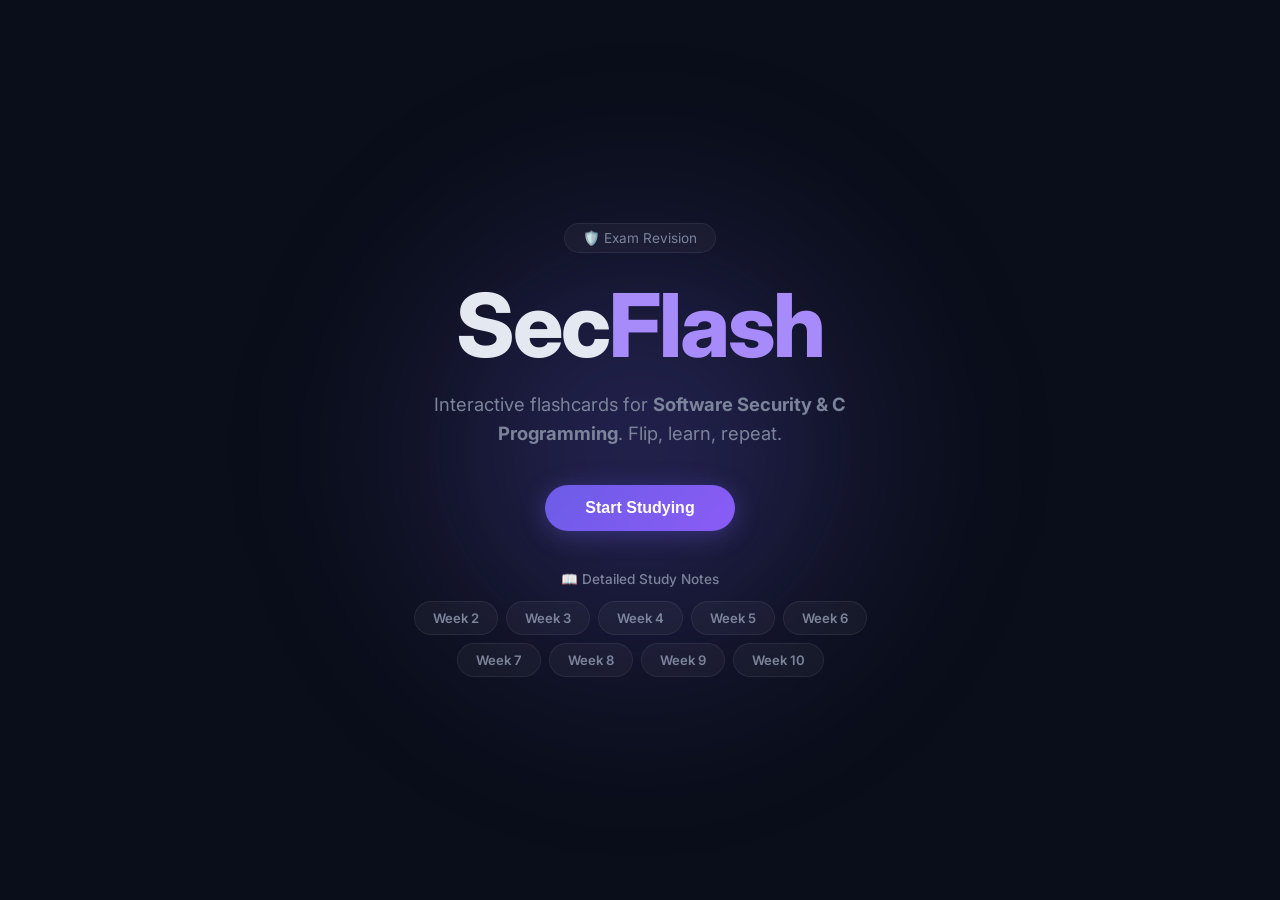
<file: index.html>
<!DOCTYPE html>
<html lang="en">
<head>
  <meta charset="UTF-8" />
  <meta name="viewport" content="width=device-width, initial-scale=1.0" />
  <meta name="description" content="Interactive flashcard revision tool for software security and C programming exam preparation." />
  <title>SecFlash — Software Security Revision</title>
  <link rel="preconnect" href="https://fonts.googleapis.com" />
  <link rel="preconnect" href="https://fonts.gstatic.com" crossorigin />
  <link href="https://fonts.googleapis.com/css2?family=Inter:wght@400;500;600;700;800&family=JetBrains+Mono:wght@400;500&display=swap" rel="stylesheet" />
  <link rel="stylesheet" href="style.css" />
</head>
<body>
  <!-- ===== HERO / LANDING ===== -->
  <header id="hero">
    <div class="hero-bg-glow"></div>
    <div class="hero-content">
      <span class="hero-badge">🛡️ Exam Revision</span>
      <h1>Sec<span class="accent">Flash</span></h1>
      <p class="hero-sub">Interactive flashcards for <strong>Software Security &amp; C Programming</strong>. Flip, learn, repeat.</p>
      <button id="start-btn" class="btn-primary">Start Studying</button>
      <div class="hero-week-links">
        <p class="hero-links-label">📖 Detailed Study Notes</p>
        <div class="hero-links-grid">
          <a href="week2.html" class="hero-week-chip">Week 2</a>
          <a href="week3.html" class="hero-week-chip">Week 3</a>
          <a href="week4.html" class="hero-week-chip">Week 4</a>
          <a href="week5.html" class="hero-week-chip">Week 5</a>
          <a href="week6.html" class="hero-week-chip">Week 6</a>
          <a href="week7.html" class="hero-week-chip">Week 7</a>
          <a href="week8.html" class="hero-week-chip">Week 8</a>
          <a href="week9.html" class="hero-week-chip">Week 9</a>
          <a href="week10.html" class="hero-week-chip">Week 10</a>
        </div>
      </div>
    </div>
  </header>

  <!-- ===== MAIN APP ===== -->
  <main id="app" class="hidden">
    <!-- Top Bar -->
    <nav id="topbar">
      <div class="topbar-left">
        <button id="home-btn" class="icon-btn" title="Back to home">🏠</button>
        <span class="logo-sm">Sec<span class="accent">Flash</span></span>
      </div>
      <div class="topbar-center">
        <div id="progress-wrapper">
          <div id="progress-bar"></div>
        </div>
        <span id="progress-text">0 / 0</span>
      </div>
      <div class="topbar-right">
        <button id="shuffle-btn" class="icon-btn" title="Shuffle cards">🔀</button>
        <button id="reset-btn" class="icon-btn" title="Reset progress">↺</button>
      </div>
    </nav>

    <!-- Week Tabs -->
    <section id="week-bar">
      <button class="week-btn active" data-week="all">All Weeks</button>
      <button class="week-btn" data-week="2">Week 2</button>
      <button class="week-btn" data-week="3">Week 3</button>
      <button class="week-btn" data-week="4">Week 4</button>
      <button class="week-btn" data-week="5">Week 5</button>
      <button class="week-btn" data-week="6">Week 6</button>
      <button class="week-btn" data-week="7">Week 7</button>
      <button class="week-btn" data-week="8">Week 8</button>
      <button class="week-btn" data-week="9">Week 9</button>
      <button class="week-btn" data-week="10">Week 10</button>
    </section>

    <!-- Category Filter -->
    <section id="category-bar">
      <button class="cat-btn active" data-cat="all">All</button>
    </section>

    <!-- Flashcard Area -->
    <section id="card-area">
      <button id="prev-btn" class="nav-arrow" aria-label="Previous card">‹</button>

      <div id="card-container">
        <div id="flashcard" class="card">
          <div class="card-face card-front">
            <span class="card-label">Question</span>
            <p id="card-question"></p>
            <span class="card-hint">Click to reveal answer</span>
          </div>
          <div class="card-face card-back">
            <span class="card-label">Answer</span>
            <div id="card-answer"></div>
          </div>
        </div>
      </div>

      <button id="next-btn" class="nav-arrow" aria-label="Next card">›</button>
    </section>

    <!-- Bottom Controls -->
    <section id="bottom-controls">
      <button id="mark-known-btn" class="pill-btn known">✓ Got it</button>
      <span id="card-counter">1 / 1</span>
      <button id="mark-unknown-btn" class="pill-btn unknown">✗ Review</button>
    </section>

    <!-- Score Board -->
    <section id="scoreboard">
      <div class="score-item known-score">
        <span class="score-num" id="known-count">0</span>
        <span class="score-label">Mastered</span>
      </div>
      <div class="score-item unknown-score">
        <span class="score-num" id="unknown-count">0</span>
        <span class="score-label">Review</span>
      </div>
      <div class="score-item remaining-score">
        <span class="score-num" id="remaining-count">0</span>
        <span class="score-label">Remaining</span>
      </div>
    </section>
  </main>

  <!-- ===== COMPLETION SCREEN ===== -->
  <section id="complete-screen" class="hidden">
    <div class="complete-content">
      <div class="complete-icon">🎉</div>
      <h2>Deck Complete!</h2>
      <p id="complete-summary"></p>
      <div class="complete-actions">
        <button id="review-missed-btn" class="btn-primary">Review Missed Cards</button>
        <button id="restart-btn" class="btn-secondary">Restart All</button>
      </div>
    </div>
  </section>

  <script src="cards.js"></script>
  <script src="app.js"></script>
</body>
</html>
</file>
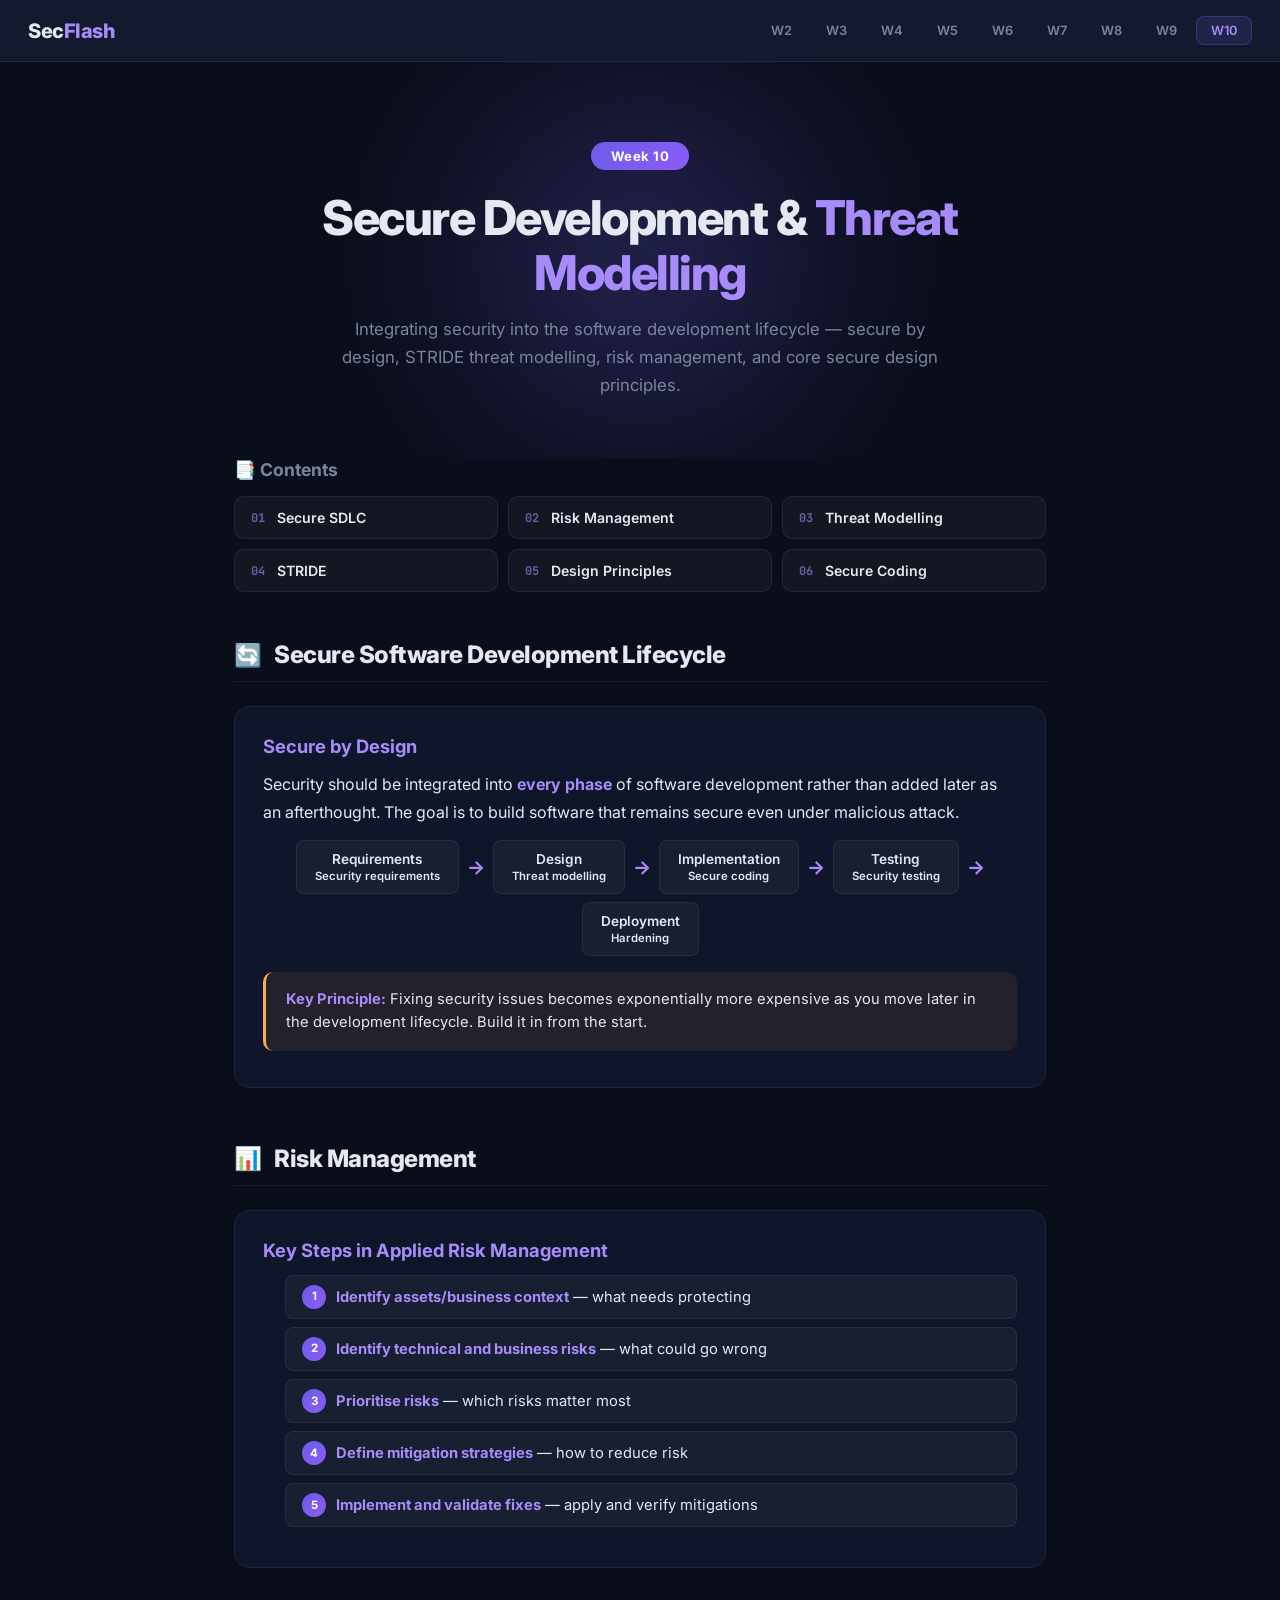
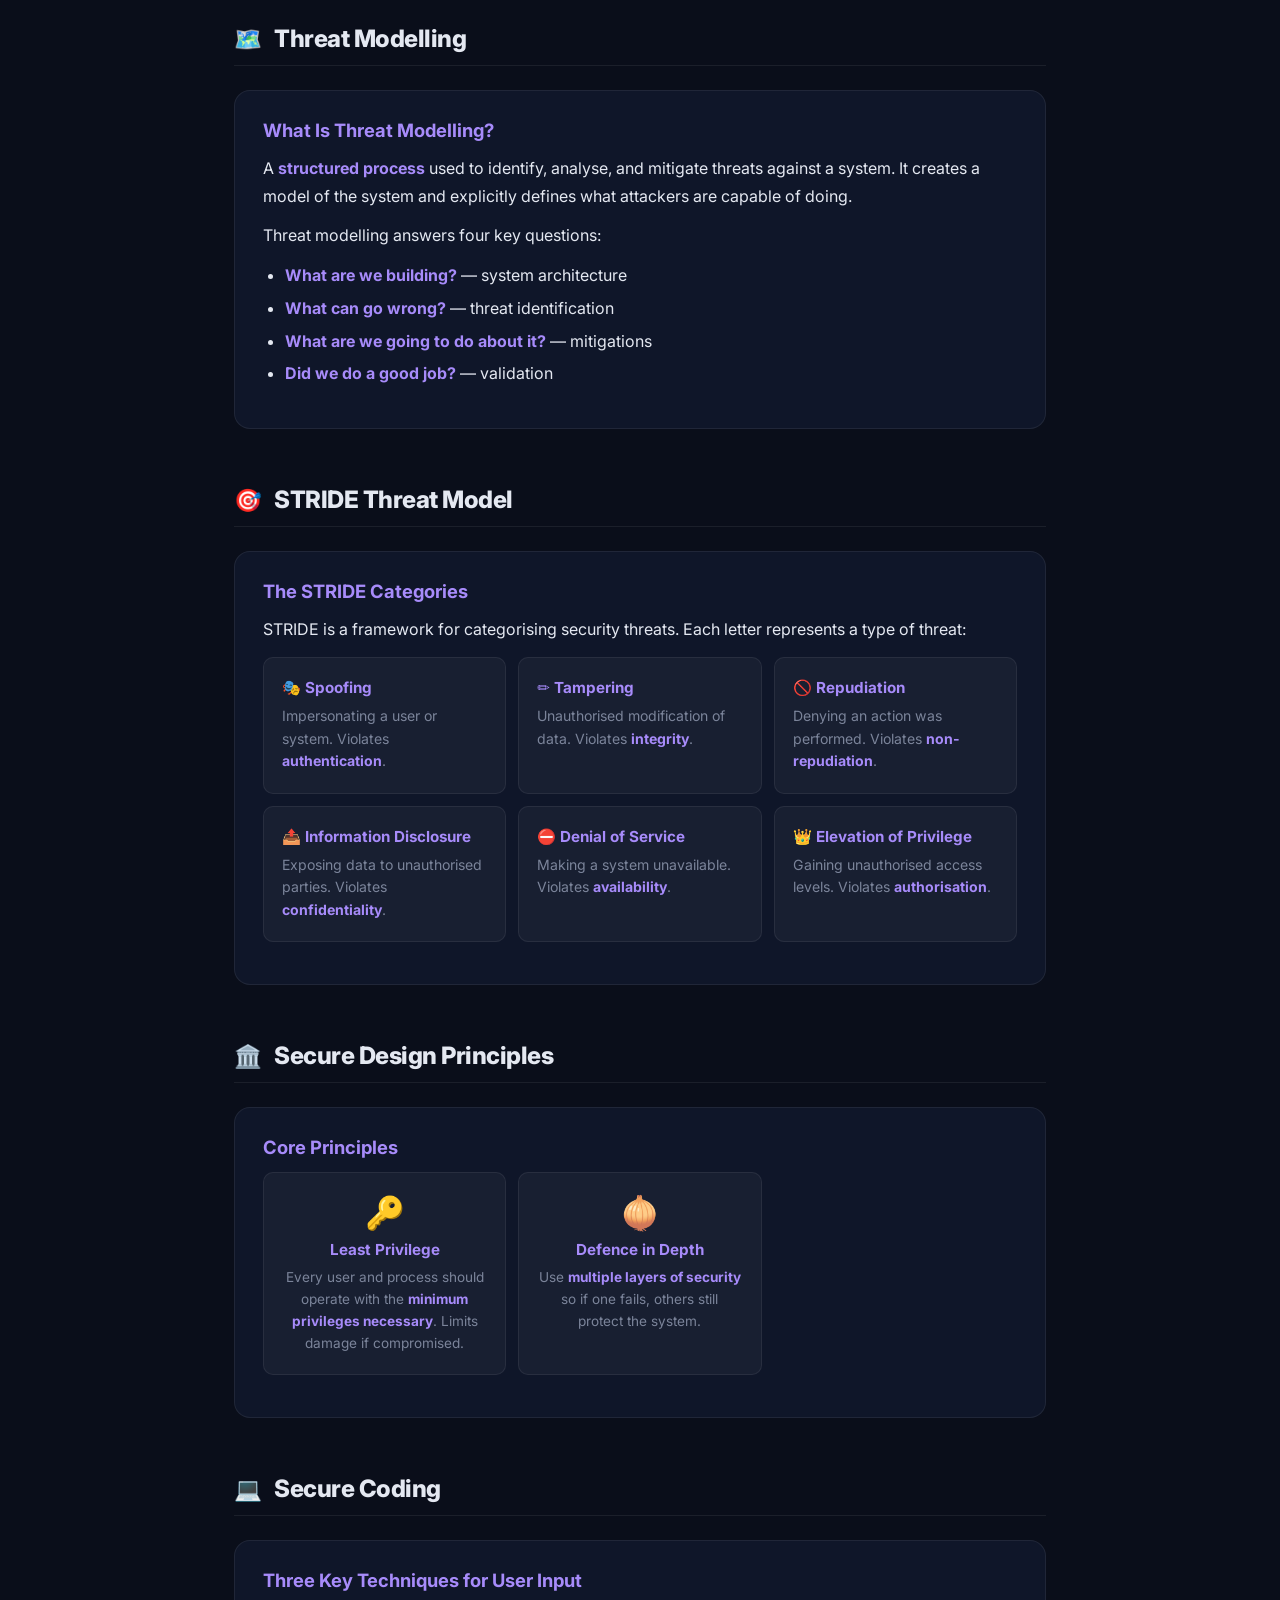
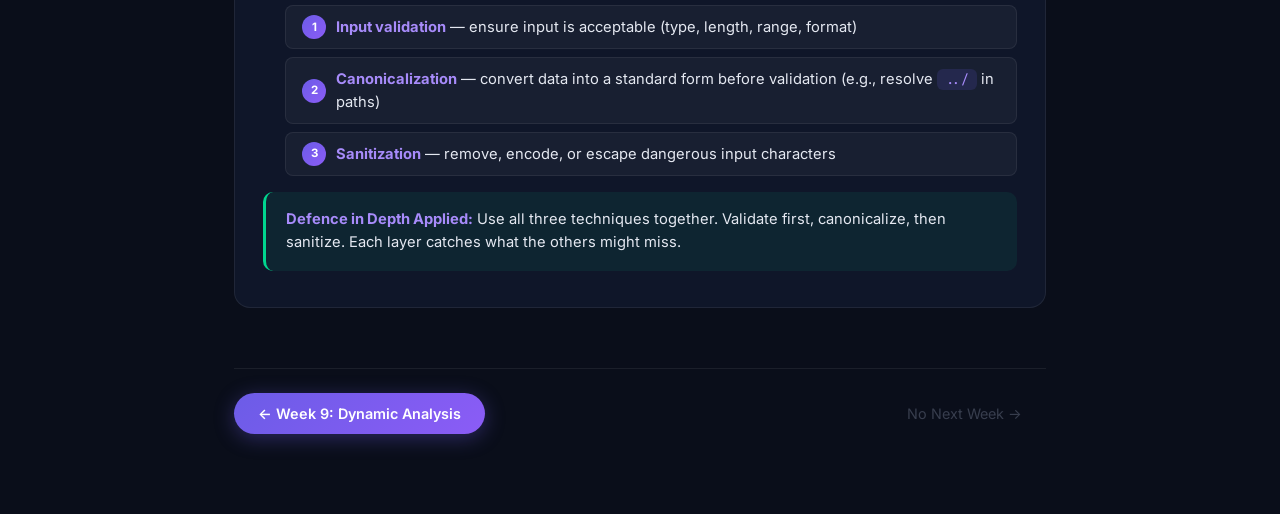
<file: week10.html>
<!DOCTYPE html>
<html lang="en">
<head>
  <meta charset="UTF-8" />
  <meta name="viewport" content="width=device-width, initial-scale=1.0" />
  <meta name="description" content="Week 10 — Secure Software Development & Threat Modelling. SSDLC, STRIDE, risk management, and secure design principles." />
  <title>Week 10 — Secure Development & Threat Modelling | SecFlash</title>
  <link rel="preconnect" href="https://fonts.googleapis.com" />
  <link rel="preconnect" href="https://fonts.gstatic.com" crossorigin />
  <link href="https://fonts.googleapis.com/css2?family=Inter:wght@400;500;600;700;800&family=JetBrains+Mono:wght@400;500&display=swap" rel="stylesheet" />
  <link rel="stylesheet" href="style.css" />
  <link rel="stylesheet" href="week-page.css" />
</head>
<body>
  <nav id="week-nav">
    <a href="index.html" class="nav-home">Sec<span class="accent">Flash</span></a>
    <div class="nav-weeks">
      <a href="week2.html" class="nav-week-link">W2</a>
      <a href="week3.html" class="nav-week-link">W3</a>
      <a href="week4.html" class="nav-week-link">W4</a>
      <a href="week5.html" class="nav-week-link">W5</a>
      <a href="week6.html" class="nav-week-link">W6</a>
      <a href="week7.html" class="nav-week-link">W7</a>
      <a href="week8.html" class="nav-week-link">W8</a>
      <a href="week9.html" class="nav-week-link">W9</a>
      <a href="week10.html" class="nav-week-link active">W10</a>
    </div>
  </nav>

  <main class="week-page">
    <header class="week-hero">
      <div class="week-hero-glow"></div>
      <div class="week-hero-content">
        <span class="week-badge">Week 10</span>
        <h1>Secure Development & <span class="accent">Threat Modelling</span></h1>
        <p class="week-hero-sub">Integrating security into the software development lifecycle — secure by design, STRIDE threat modelling, risk management, and core secure design principles.</p>
      </div>
    </header>

    <section class="toc">
      <h2>📑 Contents</h2>
      <div class="toc-grid">
        <a href="#ssdlc" class="toc-item"><span class="toc-num">01</span><span class="toc-title">Secure SDLC</span></a>
        <a href="#risk" class="toc-item"><span class="toc-num">02</span><span class="toc-title">Risk Management</span></a>
        <a href="#threat-model" class="toc-item"><span class="toc-num">03</span><span class="toc-title">Threat Modelling</span></a>
        <a href="#stride" class="toc-item"><span class="toc-num">04</span><span class="toc-title">STRIDE</span></a>
        <a href="#design-principles" class="toc-item"><span class="toc-num">05</span><span class="toc-title">Design Principles</span></a>
        <a href="#secure-coding" class="toc-item"><span class="toc-num">06</span><span class="toc-title">Secure Coding</span></a>
      </div>
    </section>

    <!-- SSDLC -->
    <section class="knowledge-section" id="ssdlc">
      <div class="section-header"><span class="section-icon">🔄</span><h2>Secure Software Development Lifecycle</h2></div>
      <div class="knowledge-card">
        <h3>Secure by Design</h3>
        <p>Security should be integrated into <strong>every phase</strong> of software development rather than added later as an afterthought. The goal is to build software that remains secure even under malicious attack.</p>
        <div class="attack-flow">
          <div class="attack-step">Requirements<br><small>Security requirements</small></div>
          <span class="attack-arrow">→</span>
          <div class="attack-step">Design<br><small>Threat modelling</small></div>
          <span class="attack-arrow">→</span>
          <div class="attack-step">Implementation<br><small>Secure coding</small></div>
          <span class="attack-arrow">→</span>
          <div class="attack-step">Testing<br><small>Security testing</small></div>
          <span class="attack-arrow">→</span>
          <div class="attack-step">Deployment<br><small>Hardening</small></div>
        </div>
        <div class="callout callout-warning"><strong>Key Principle:</strong> Fixing security issues becomes exponentially more expensive as you move later in the development lifecycle. Build it in from the start.</div>
      </div>
    </section>

    <!-- Risk Management -->
    <section class="knowledge-section" id="risk">
      <div class="section-header"><span class="section-icon">📊</span><h2>Risk Management</h2></div>
      <div class="knowledge-card">
        <h3>Key Steps in Applied Risk Management</h3>
        <ol class="step-list">
          <li><strong>Identify assets/business context</strong> — what needs protecting</li>
          <li><strong>Identify technical and business risks</strong> — what could go wrong</li>
          <li><strong>Prioritise risks</strong> — which risks matter most</li>
          <li><strong>Define mitigation strategies</strong> — how to reduce risk</li>
          <li><strong>Implement and validate fixes</strong> — apply and verify mitigations</li>
        </ol>
      </div>
    </section>

    <!-- Threat Modelling -->
    <section class="knowledge-section" id="threat-model">
      <div class="section-header"><span class="section-icon">🗺️</span><h2>Threat Modelling</h2></div>
      <div class="knowledge-card">
        <h3>What Is Threat Modelling?</h3>
        <p>A <strong>structured process</strong> used to identify, analyse, and mitigate threats against a system. It creates a model of the system and explicitly defines what attackers are capable of doing.</p>
        <p>Threat modelling answers four key questions:</p>
        <ul>
          <li><strong>What are we building?</strong> — system architecture</li>
          <li><strong>What can go wrong?</strong> — threat identification</li>
          <li><strong>What are we going to do about it?</strong> — mitigations</li>
          <li><strong>Did we do a good job?</strong> — validation</li>
        </ul>
      </div>
    </section>

    <!-- STRIDE -->
    <section class="knowledge-section" id="stride">
      <div class="section-header"><span class="section-icon">🎯</span><h2>STRIDE Threat Model</h2></div>
      <div class="knowledge-card">
        <h3>The STRIDE Categories</h3>
        <p>STRIDE is a framework for categorising security threats. Each letter represents a type of threat:</p>
        <div class="comparison-grid">
          <div class="comparison-item">
            <h4>🎭 Spoofing</h4>
            <p>Impersonating a user or system. Violates <strong>authentication</strong>.</p>
          </div>
          <div class="comparison-item">
            <h4>✏️ Tampering</h4>
            <p>Unauthorised modification of data. Violates <strong>integrity</strong>.</p>
          </div>
          <div class="comparison-item">
            <h4>🚫 Repudiation</h4>
            <p>Denying an action was performed. Violates <strong>non-repudiation</strong>.</p>
          </div>
          <div class="comparison-item">
            <h4>📤 Information Disclosure</h4>
            <p>Exposing data to unauthorised parties. Violates <strong>confidentiality</strong>.</p>
          </div>
          <div class="comparison-item">
            <h4>⛔ Denial of Service</h4>
            <p>Making a system unavailable. Violates <strong>availability</strong>.</p>
          </div>
          <div class="comparison-item">
            <h4>👑 Elevation of Privilege</h4>
            <p>Gaining unauthorised access levels. Violates <strong>authorisation</strong>.</p>
          </div>
        </div>
      </div>
    </section>

    <!-- Design Principles -->
    <section class="knowledge-section" id="design-principles">
      <div class="section-header"><span class="section-icon">🏛️</span><h2>Secure Design Principles</h2></div>
      <div class="knowledge-card">
        <h3>Core Principles</h3>
        <div class="principle-grid">
          <div class="principle-item">
            <div class="principle-icon">🔑</div>
            <h4>Least Privilege</h4>
            <p>Every user and process should operate with the <strong>minimum privileges necessary</strong>. Limits damage if compromised.</p>
          </div>
          <div class="principle-item">
            <div class="principle-icon">🧅</div>
            <h4>Defence in Depth</h4>
            <p>Use <strong>multiple layers of security</strong> so if one fails, others still protect the system.</p>
          </div>
        </div>
      </div>
    </section>

    <!-- Secure Coding -->
    <section class="knowledge-section" id="secure-coding">
      <div class="section-header"><span class="section-icon">💻</span><h2>Secure Coding</h2></div>
      <div class="knowledge-card">
        <h3>Three Key Techniques for User Input</h3>
        <ol class="step-list">
          <li><strong>Input validation</strong> — ensure input is acceptable (type, length, range, format)</li>
          <li><strong>Canonicalization</strong> — convert data into a standard form before validation (e.g., resolve <code>../</code> in paths)</li>
          <li><strong>Sanitization</strong> — remove, encode, or escape dangerous input characters</li>
        </ol>
        <div class="callout callout-success"><strong>Defence in Depth Applied:</strong> Use all three techniques together. Validate first, canonicalize, then sanitize. Each layer catches what the others might miss.</div>
      </div>
    </section>

    <div class="week-nav-bottom">
      <a href="week9.html" class="week-nav-link">← Week 9: Dynamic Analysis</a>
      <span class="week-nav-disabled">No Next Week →</span>
    </div>
  </main>
</body>
</html>
</file>
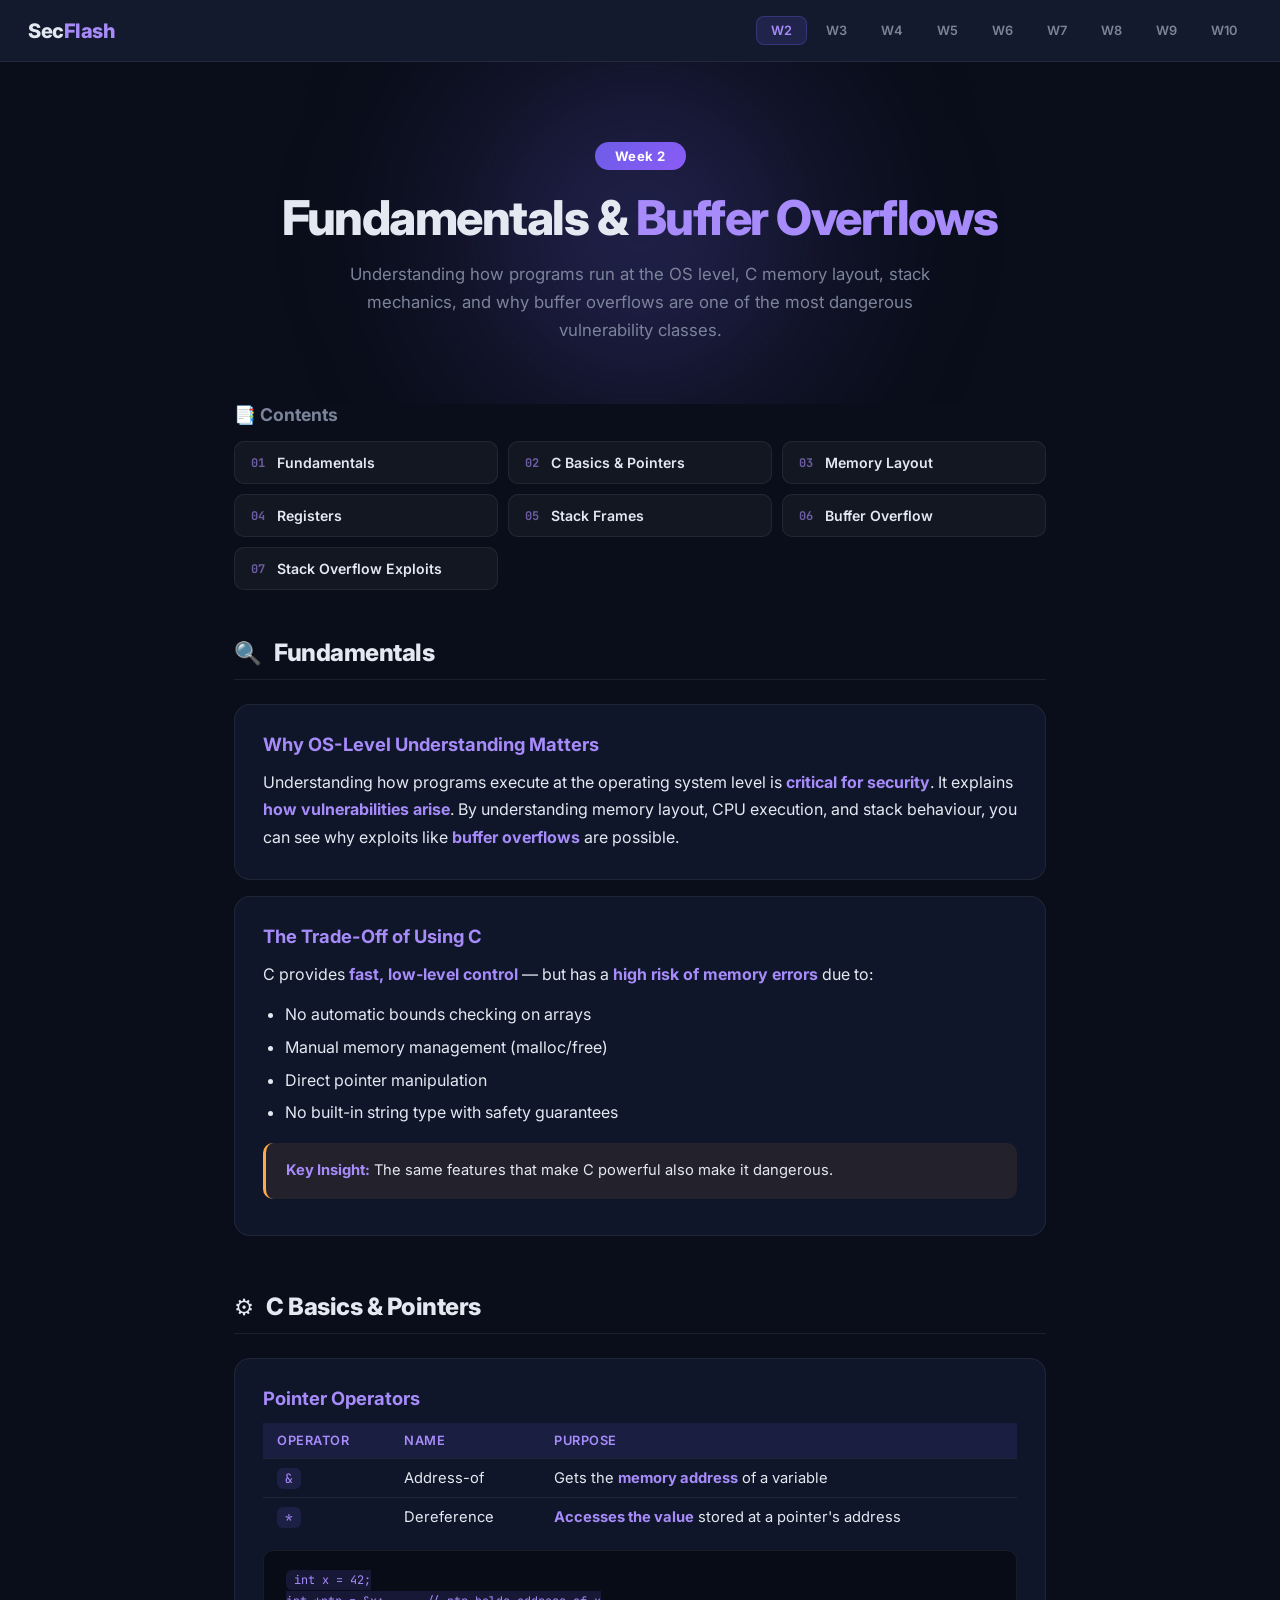
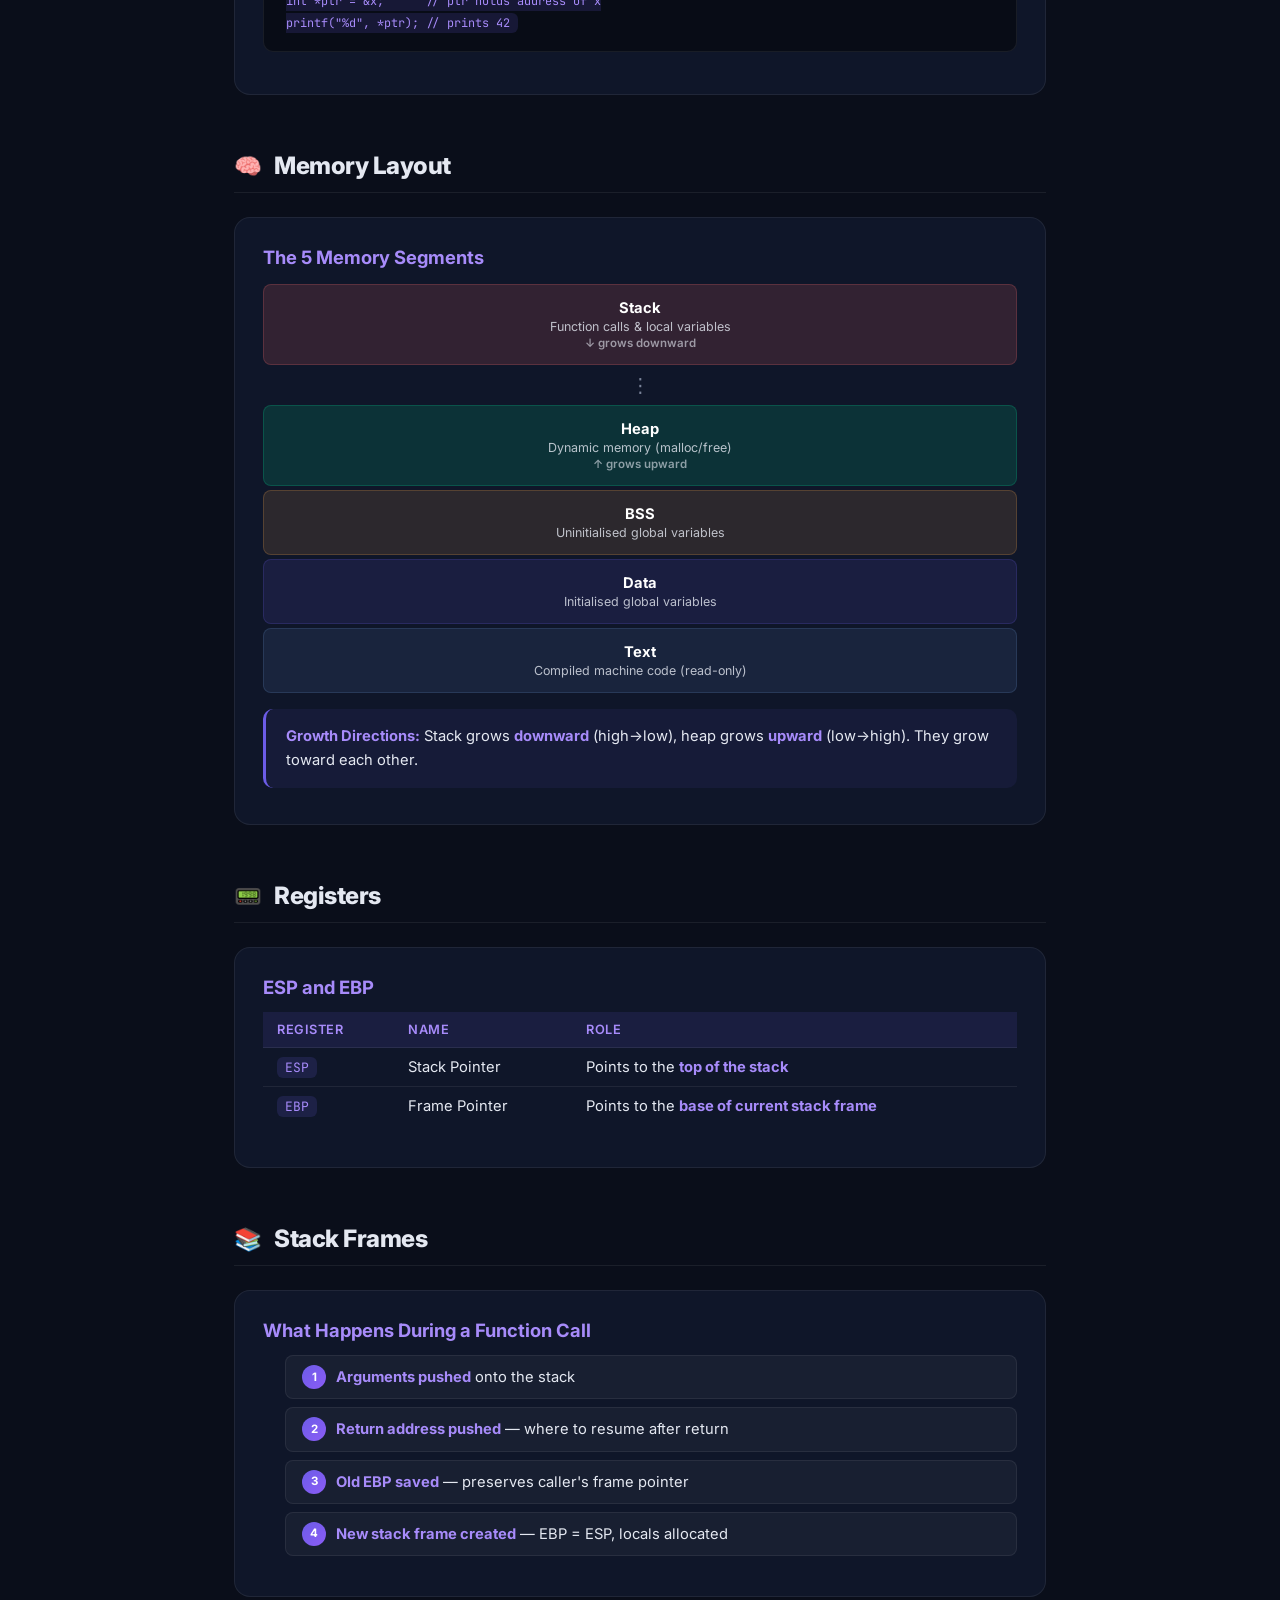
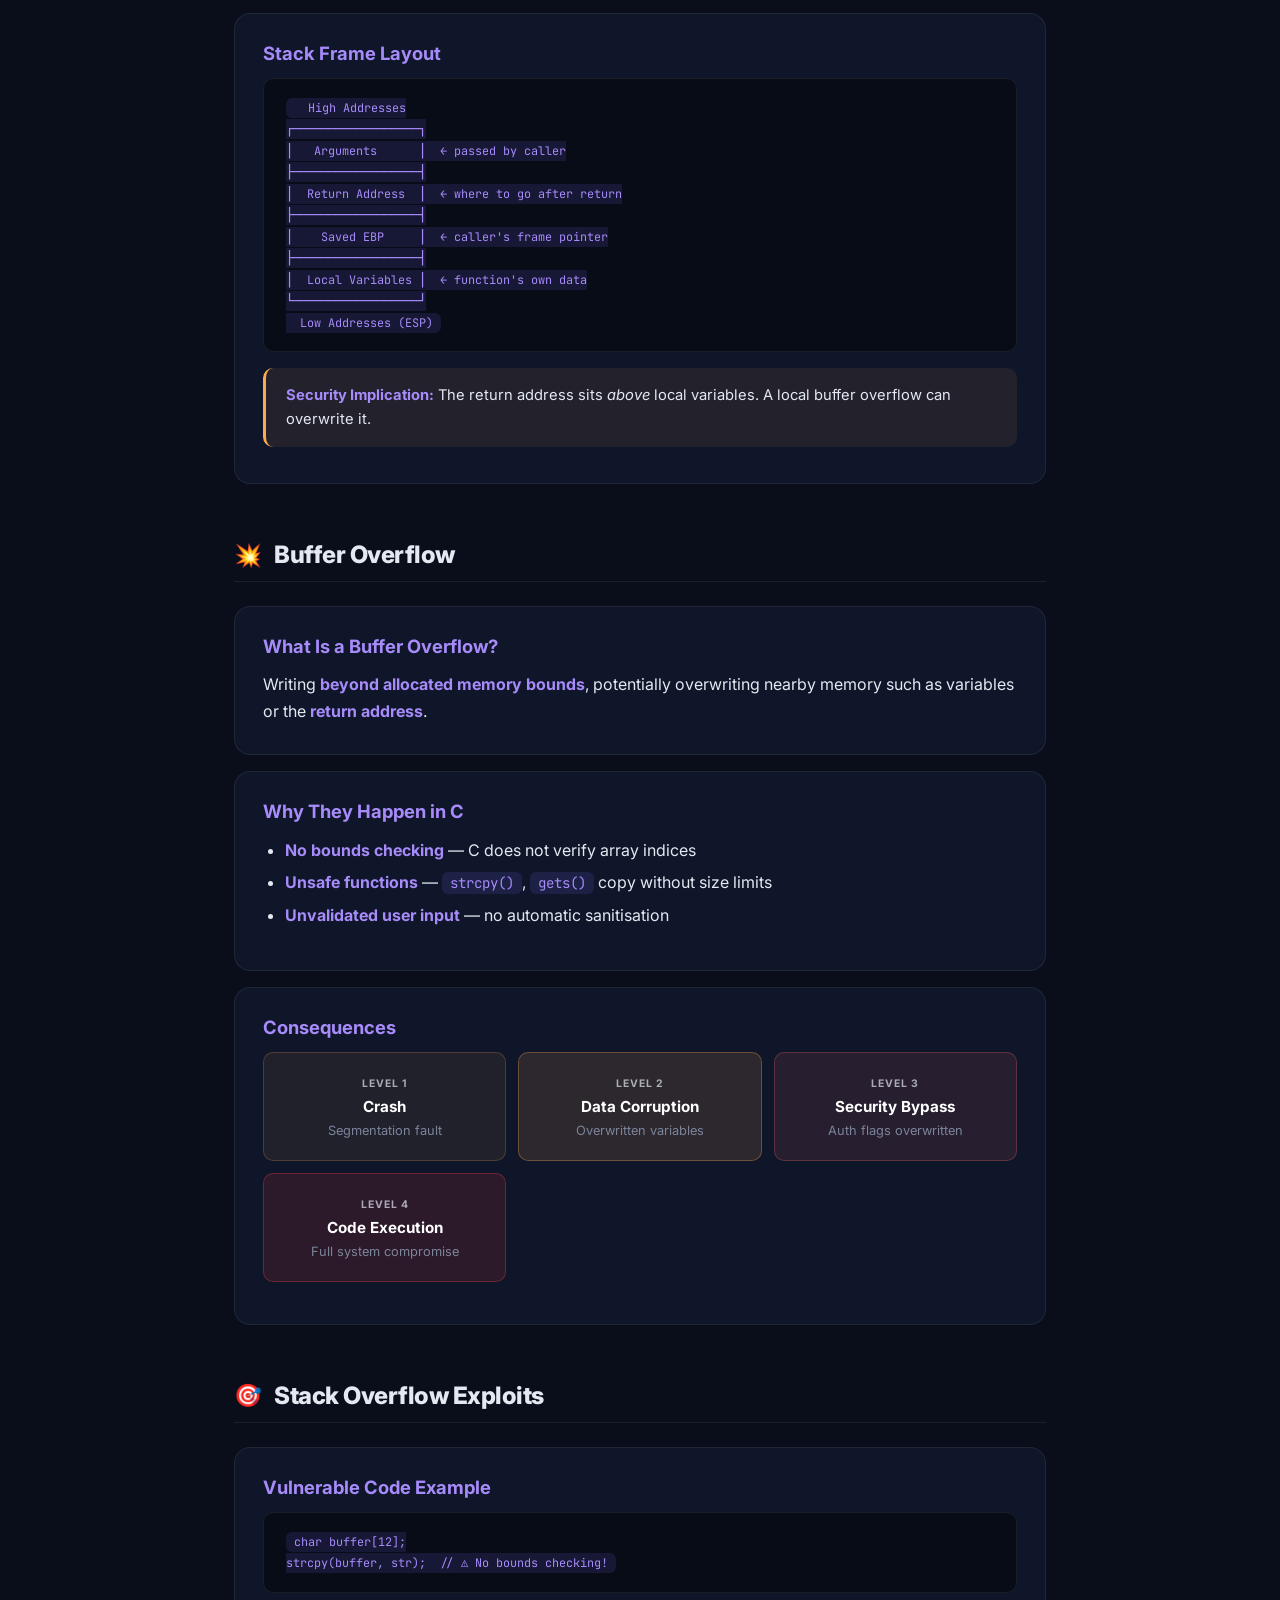
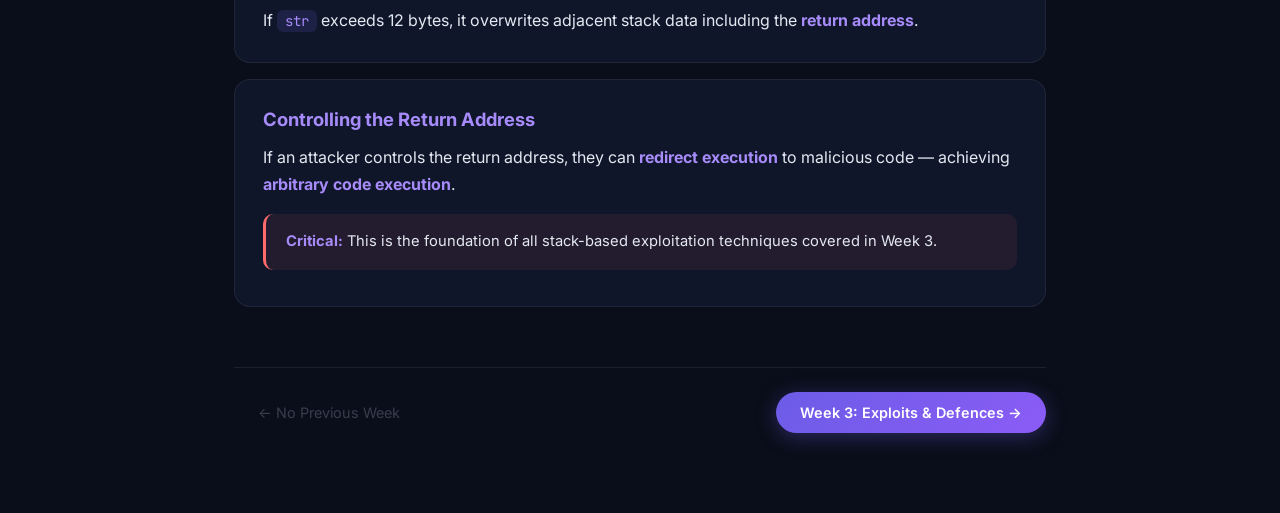
<file: week2.html>
<!DOCTYPE html>
<html lang="en">
<head>
  <meta charset="UTF-8" />
  <meta name="viewport" content="width=device-width, initial-scale=1.0" />
  <meta name="description" content="Week 2 — Fundamentals & Buffer Overflows. Detailed study notes for software security." />
  <title>Week 2 — Fundamentals & Buffer Overflows | SecFlash</title>
  <link rel="preconnect" href="https://fonts.googleapis.com" />
  <link rel="preconnect" href="https://fonts.gstatic.com" crossorigin />
  <link href="https://fonts.googleapis.com/css2?family=Inter:wght@400;500;600;700;800&family=JetBrains+Mono:wght@400;500&display=swap" rel="stylesheet" />
  <link rel="stylesheet" href="style.css" />
  <link rel="stylesheet" href="week-page.css" />
</head>
<body>
  <nav id="week-nav">
    <a href="index.html" class="nav-home">Sec<span class="accent">Flash</span></a>
    <div class="nav-weeks">
      <a href="week2.html" class="nav-week-link active">W2</a>
      <a href="week3.html" class="nav-week-link">W3</a>
      <a href="week4.html" class="nav-week-link">W4</a>
      <a href="week5.html" class="nav-week-link">W5</a>
      <a href="week6.html" class="nav-week-link">W6</a>
      <a href="week7.html" class="nav-week-link">W7</a>
      <a href="week8.html" class="nav-week-link">W8</a>
      <a href="week9.html" class="nav-week-link">W9</a>
      <a href="week10.html" class="nav-week-link">W10</a>
    </div>
  </nav>

  <main class="week-page">
    <header class="week-hero">
      <div class="week-hero-glow"></div>
      <div class="week-hero-content">
        <span class="week-badge">Week 2</span>
        <h1>Fundamentals & <span class="accent">Buffer Overflows</span></h1>
        <p class="week-hero-sub">Understanding how programs run at the OS level, C memory layout, stack mechanics, and why buffer overflows are one of the most dangerous vulnerability classes.</p>
      </div>
    </header>

    <section class="toc">
      <h2>📑 Contents</h2>
      <div class="toc-grid">
        <a href="#fundamentals" class="toc-item"><span class="toc-num">01</span><span class="toc-title">Fundamentals</span></a>
        <a href="#c-basics" class="toc-item"><span class="toc-num">02</span><span class="toc-title">C Basics & Pointers</span></a>
        <a href="#memory-layout" class="toc-item"><span class="toc-num">03</span><span class="toc-title">Memory Layout</span></a>
        <a href="#registers" class="toc-item"><span class="toc-num">04</span><span class="toc-title">Registers</span></a>
        <a href="#stack-frames" class="toc-item"><span class="toc-num">05</span><span class="toc-title">Stack Frames</span></a>
        <a href="#buffer-overflow" class="toc-item"><span class="toc-num">06</span><span class="toc-title">Buffer Overflow</span></a>
        <a href="#stack-overflow" class="toc-item"><span class="toc-num">07</span><span class="toc-title">Stack Overflow Exploits</span></a>
      </div>
    </section>

    <!-- Fundamentals -->
    <section class="knowledge-section" id="fundamentals">
      <div class="section-header"><span class="section-icon">🔍</span><h2>Fundamentals</h2></div>
      <div class="knowledge-card">
        <h3>Why OS-Level Understanding Matters</h3>
        <p>Understanding how programs execute at the operating system level is <strong>critical for security</strong>. It explains <strong>how vulnerabilities arise</strong>. By understanding memory layout, CPU execution, and stack behaviour, you can see why exploits like <strong>buffer overflows</strong> are possible.</p>
      </div>
      <div class="knowledge-card">
        <h3>The Trade-Off of Using C</h3>
        <p>C provides <strong>fast, low-level control</strong> — but has a <strong>high risk of memory errors</strong> due to:</p>
        <ul>
          <li>No automatic bounds checking on arrays</li>
          <li>Manual memory management (malloc/free)</li>
          <li>Direct pointer manipulation</li>
          <li>No built-in string type with safety guarantees</li>
        </ul>
        <div class="callout callout-warning"><strong>Key Insight:</strong> The same features that make C powerful also make it dangerous.</div>
      </div>
    </section>

    <!-- C Basics -->
    <section class="knowledge-section" id="c-basics">
      <div class="section-header"><span class="section-icon">⚙️</span><h2>C Basics & Pointers</h2></div>
      <div class="knowledge-card">
        <h3>Pointer Operators</h3>
        <table class="info-table">
          <thead><tr><th>Operator</th><th>Name</th><th>Purpose</th></tr></thead>
          <tbody>
            <tr><td><code>&</code></td><td>Address-of</td><td>Gets the <strong>memory address</strong> of a variable</td></tr>
            <tr><td><code>*</code></td><td>Dereference</td><td><strong>Accesses the value</strong> stored at a pointer's address</td></tr>
          </tbody>
        </table>
        <div class="code-block"><pre><code>int x = 42;
int *ptr = &x;      // ptr holds address of x
printf("%d", *ptr); // prints 42</code></pre></div>
      </div>
    </section>

    <!-- Memory Layout -->
    <section class="knowledge-section" id="memory-layout">
      <div class="section-header"><span class="section-icon">🧠</span><h2>Memory Layout</h2></div>
      <div class="knowledge-card">
        <h3>The 5 Memory Segments</h3>
        <div class="memory-diagram">
          <div class="mem-segment mem-stack"><strong>Stack</strong><span>Function calls & local variables</span><span class="mem-dir">↓ grows downward</span></div>
          <div class="mem-gap">⋮</div>
          <div class="mem-segment mem-heap"><strong>Heap</strong><span>Dynamic memory (malloc/free)</span><span class="mem-dir">↑ grows upward</span></div>
          <div class="mem-segment mem-bss"><strong>BSS</strong><span>Uninitialised global variables</span></div>
          <div class="mem-segment mem-data"><strong>Data</strong><span>Initialised global variables</span></div>
          <div class="mem-segment mem-text"><strong>Text</strong><span>Compiled machine code (read-only)</span></div>
        </div>
        <div class="callout callout-info"><strong>Growth Directions:</strong> Stack grows <strong>downward</strong> (high→low), heap grows <strong>upward</strong> (low→high). They grow toward each other.</div>
      </div>
    </section>

    <!-- Registers -->
    <section class="knowledge-section" id="registers">
      <div class="section-header"><span class="section-icon">📟</span><h2>Registers</h2></div>
      <div class="knowledge-card">
        <h3>ESP and EBP</h3>
        <table class="info-table">
          <thead><tr><th>Register</th><th>Name</th><th>Role</th></tr></thead>
          <tbody>
            <tr><td><code>ESP</code></td><td>Stack Pointer</td><td>Points to the <strong>top of the stack</strong></td></tr>
            <tr><td><code>EBP</code></td><td>Frame Pointer</td><td>Points to the <strong>base of current stack frame</strong></td></tr>
          </tbody>
        </table>
      </div>
    </section>

    <!-- Stack Frames -->
    <section class="knowledge-section" id="stack-frames">
      <div class="section-header"><span class="section-icon">📚</span><h2>Stack Frames</h2></div>
      <div class="knowledge-card">
        <h3>What Happens During a Function Call</h3>
        <ol class="step-list">
          <li><strong>Arguments pushed</strong> onto the stack</li>
          <li><strong>Return address pushed</strong> — where to resume after return</li>
          <li><strong>Old EBP saved</strong> — preserves caller's frame pointer</li>
          <li><strong>New stack frame created</strong> — EBP = ESP, locals allocated</li>
        </ol>
      </div>
      <div class="knowledge-card">
        <h3>Stack Frame Layout</h3>
        <div class="code-block"><pre><code>  High Addresses
┌──────────────────┐
│   Arguments      │  ← passed by caller
├──────────────────┤
│  Return Address  │  ← where to go after return
├──────────────────┤
│    Saved EBP     │  ← caller's frame pointer
├──────────────────┤
│  Local Variables │  ← function's own data
└──────────────────┘
  Low Addresses (ESP)</code></pre></div>
        <div class="callout callout-warning"><strong>Security Implication:</strong> The return address sits <em>above</em> local variables. A local buffer overflow can overwrite it.</div>
      </div>
    </section>

    <!-- Buffer Overflow -->
    <section class="knowledge-section" id="buffer-overflow">
      <div class="section-header"><span class="section-icon">💥</span><h2>Buffer Overflow</h2></div>
      <div class="knowledge-card">
        <h3>What Is a Buffer Overflow?</h3>
        <p>Writing <strong>beyond allocated memory bounds</strong>, potentially overwriting nearby memory such as variables or the <strong>return address</strong>.</p>
      </div>
      <div class="knowledge-card">
        <h3>Why They Happen in C</h3>
        <ul>
          <li><strong>No bounds checking</strong> — C does not verify array indices</li>
          <li><strong>Unsafe functions</strong> — <code>strcpy()</code>, <code>gets()</code> copy without size limits</li>
          <li><strong>Unvalidated user input</strong> — no automatic sanitisation</li>
        </ul>
      </div>
      <div class="knowledge-card">
        <h3>Consequences</h3>
        <div class="consequence-grid">
          <div class="consequence-item consequence-low"><span class="consequence-level">Level 1</span><strong>Crash</strong><p>Segmentation fault</p></div>
          <div class="consequence-item consequence-med"><span class="consequence-level">Level 2</span><strong>Data Corruption</strong><p>Overwritten variables</p></div>
          <div class="consequence-item consequence-high"><span class="consequence-level">Level 3</span><strong>Security Bypass</strong><p>Auth flags overwritten</p></div>
          <div class="consequence-item consequence-crit"><span class="consequence-level">Level 4</span><strong>Code Execution</strong><p>Full system compromise</p></div>
        </div>
      </div>
    </section>

    <!-- Stack Overflow -->
    <section class="knowledge-section" id="stack-overflow">
      <div class="section-header"><span class="section-icon">🎯</span><h2>Stack Overflow Exploits</h2></div>
      <div class="knowledge-card">
        <h3>Vulnerable Code Example</h3>
        <div class="code-block"><pre><code>char buffer[12];
strcpy(buffer, str);  // ⚠️ No bounds checking!</code></pre></div>
        <p>If <code>str</code> exceeds 12 bytes, it overwrites adjacent stack data including the <strong>return address</strong>.</p>
      </div>
      <div class="knowledge-card">
        <h3>Controlling the Return Address</h3>
        <p>If an attacker controls the return address, they can <strong>redirect execution</strong> to malicious code — achieving <strong>arbitrary code execution</strong>.</p>
        <div class="callout callout-danger"><strong>Critical:</strong> This is the foundation of all stack-based exploitation techniques covered in Week 3.</div>
      </div>
    </section>

    <div class="week-nav-bottom">
      <span class="week-nav-disabled">← No Previous Week</span>
      <a href="week3.html" class="week-nav-link">Week 3: Exploits & Defences →</a>
    </div>
  </main>
</body>
</html>
</file>
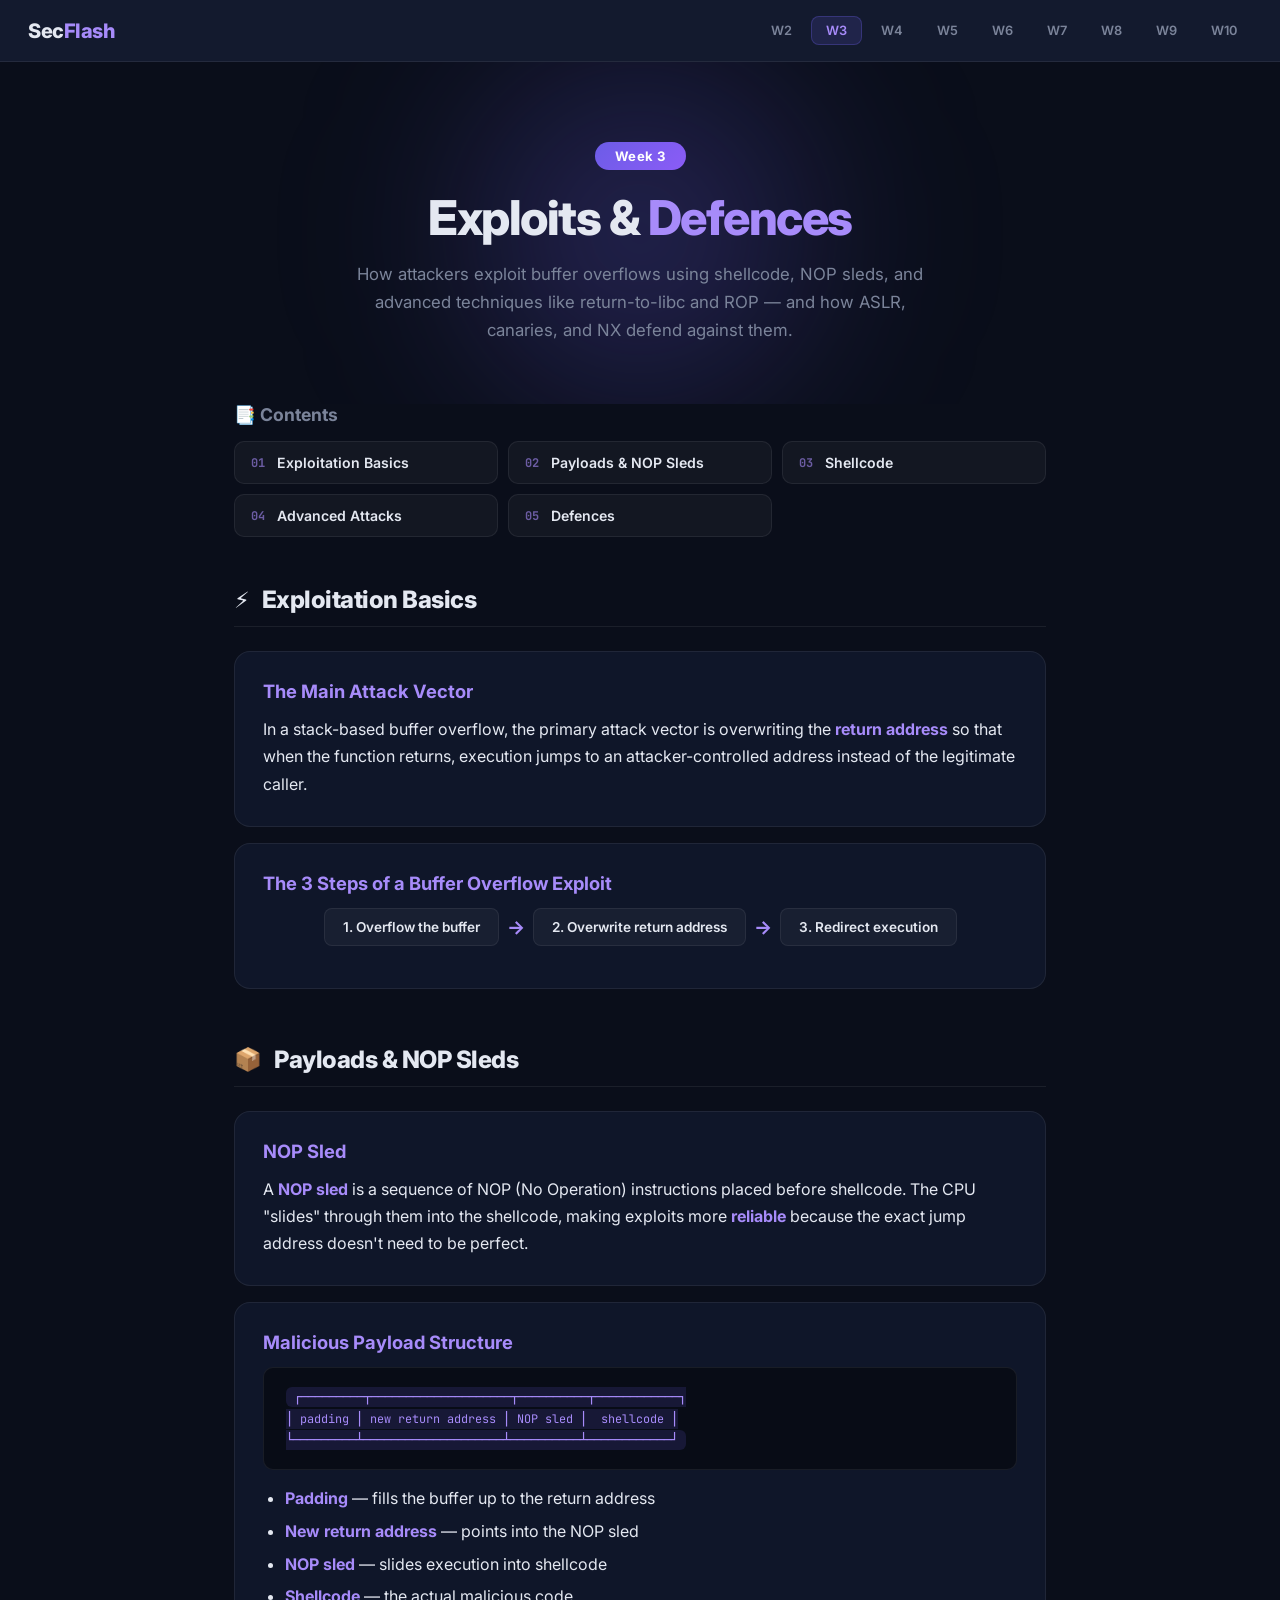
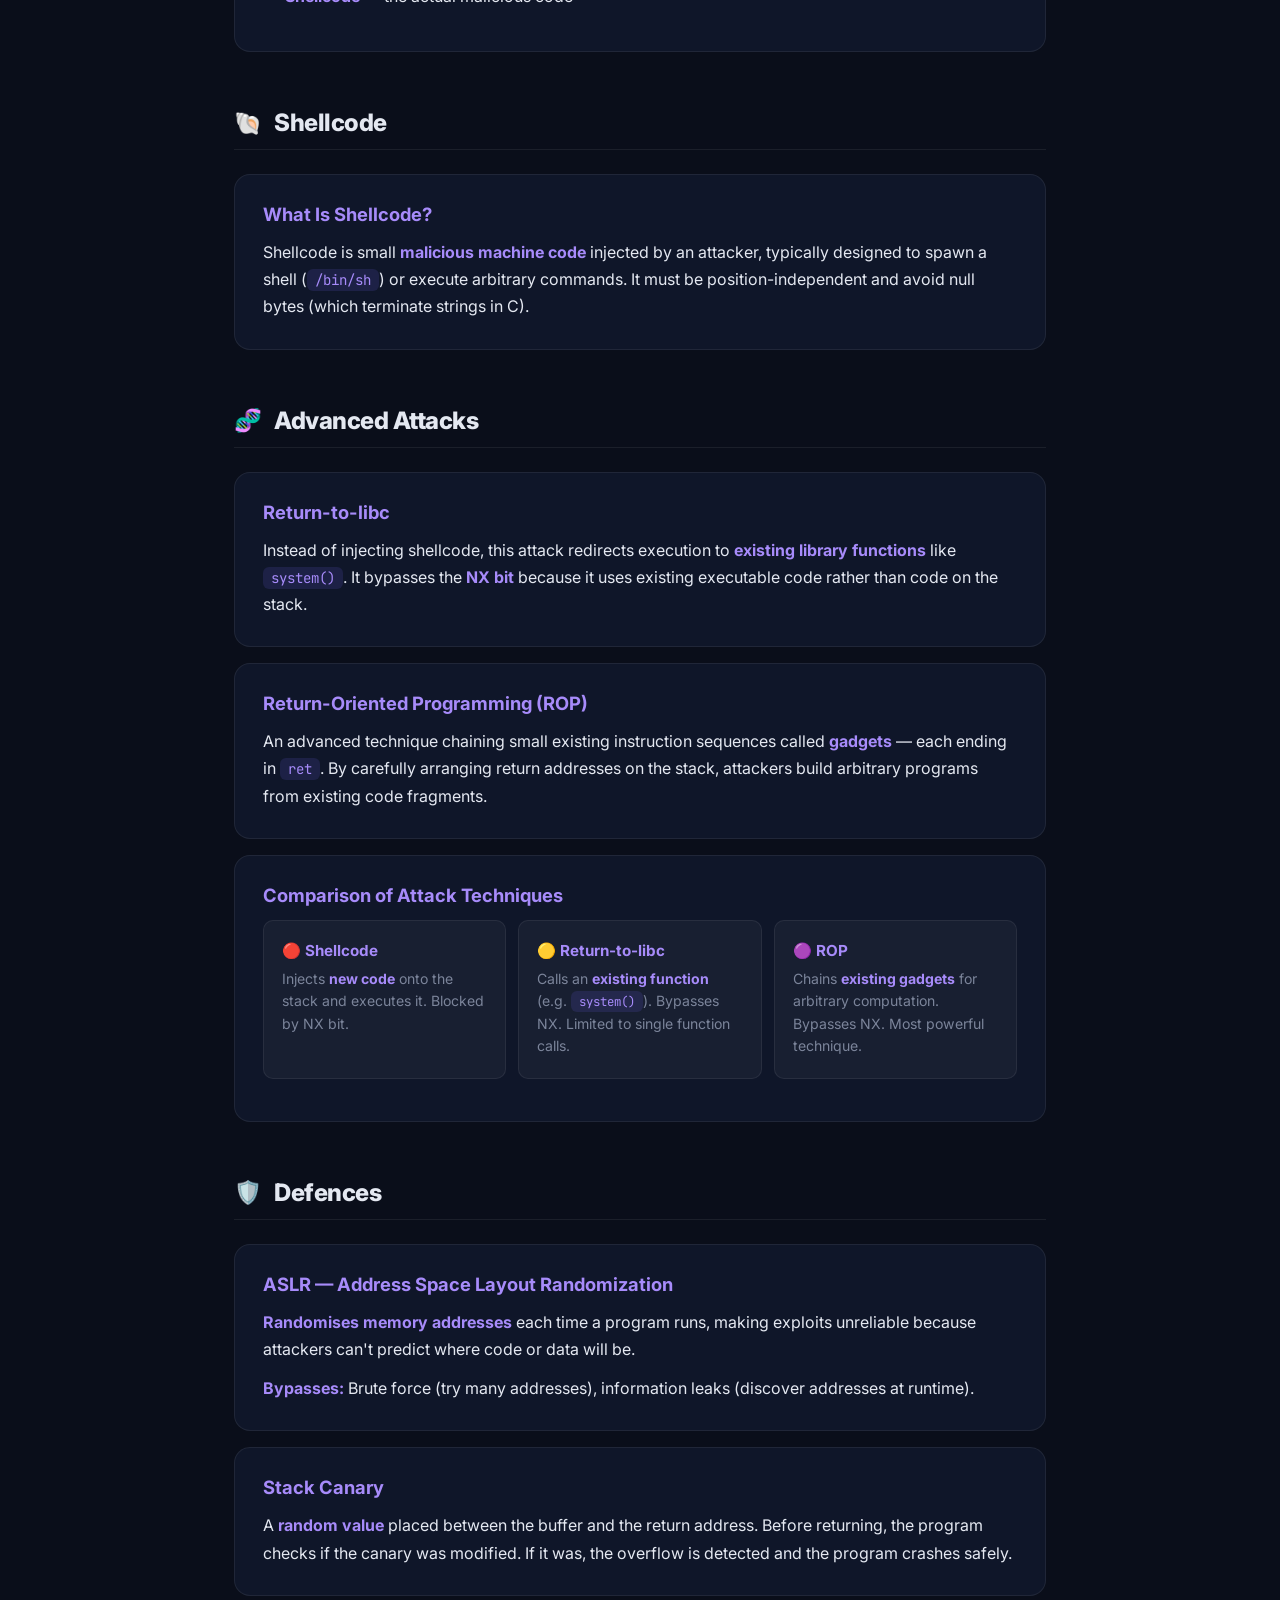
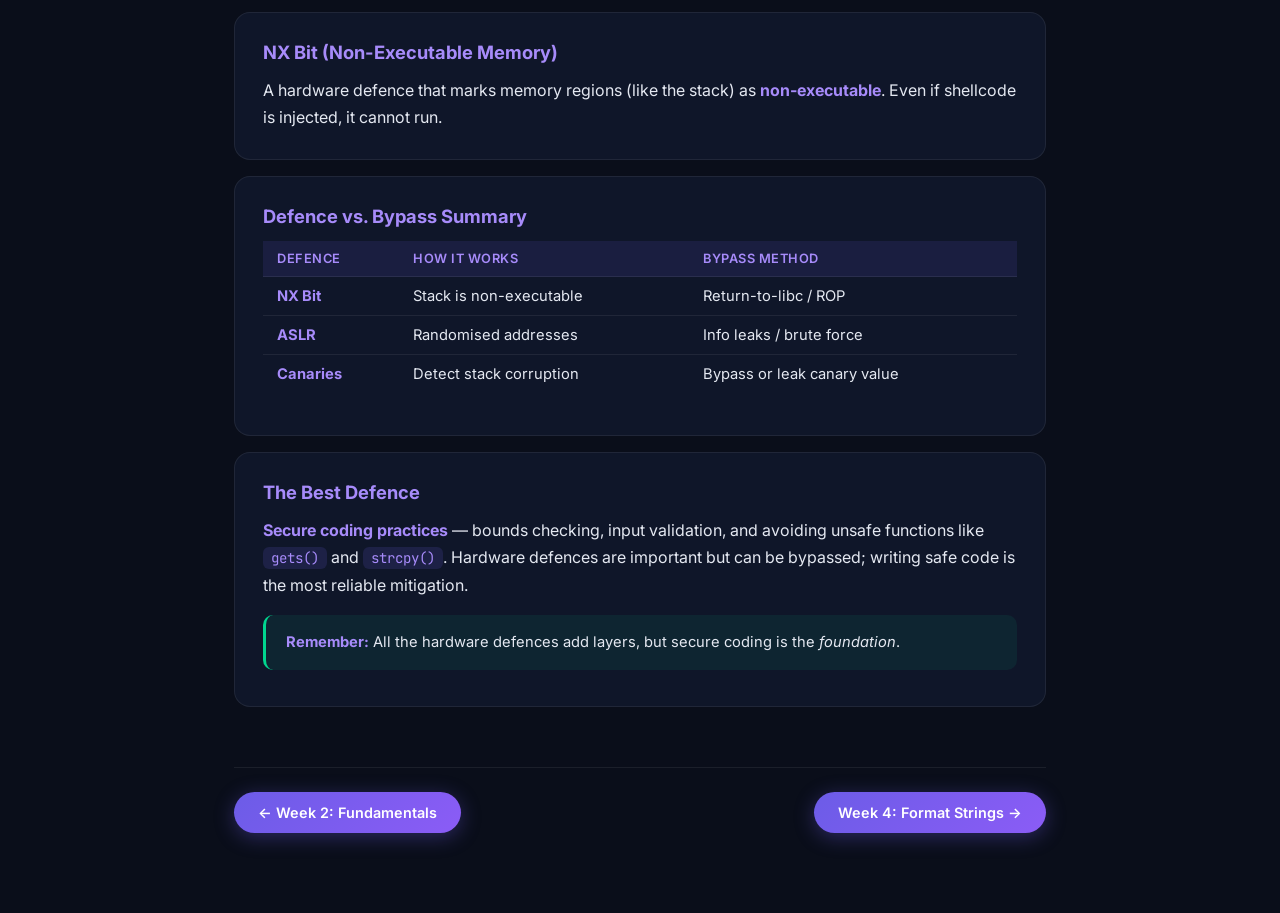
<file: week3.html>
<!DOCTYPE html>
<html lang="en">
<head>
  <meta charset="UTF-8" />
  <meta name="viewport" content="width=device-width, initial-scale=1.0" />
  <meta name="description" content="Week 3 — Exploits & Defences. NOP sleds, shellcode, return-to-libc, ROP, ASLR, canaries, and NX bit." />
  <title>Week 3 — Exploits & Defences | SecFlash</title>
  <link rel="preconnect" href="https://fonts.googleapis.com" />
  <link rel="preconnect" href="https://fonts.gstatic.com" crossorigin />
  <link href="https://fonts.googleapis.com/css2?family=Inter:wght@400;500;600;700;800&family=JetBrains+Mono:wght@400;500&display=swap" rel="stylesheet" />
  <link rel="stylesheet" href="style.css" />
  <link rel="stylesheet" href="week-page.css" />
</head>
<body>
  <nav id="week-nav">
    <a href="index.html" class="nav-home">Sec<span class="accent">Flash</span></a>
    <div class="nav-weeks">
      <a href="week2.html" class="nav-week-link">W2</a>
      <a href="week3.html" class="nav-week-link active">W3</a>
      <a href="week4.html" class="nav-week-link">W4</a>
      <a href="week5.html" class="nav-week-link">W5</a>
      <a href="week6.html" class="nav-week-link">W6</a>
      <a href="week7.html" class="nav-week-link">W7</a>
      <a href="week8.html" class="nav-week-link">W8</a>
      <a href="week9.html" class="nav-week-link">W9</a>
      <a href="week10.html" class="nav-week-link">W10</a>
    </div>
  </nav>

  <main class="week-page">
    <header class="week-hero">
      <div class="week-hero-glow"></div>
      <div class="week-hero-content">
        <span class="week-badge">Week 3</span>
        <h1>Exploits & <span class="accent">Defences</span></h1>
        <p class="week-hero-sub">How attackers exploit buffer overflows using shellcode, NOP sleds, and advanced techniques like return-to-libc and ROP — and how ASLR, canaries, and NX defend against them.</p>
      </div>
    </header>

    <section class="toc">
      <h2>📑 Contents</h2>
      <div class="toc-grid">
        <a href="#exploitation" class="toc-item"><span class="toc-num">01</span><span class="toc-title">Exploitation Basics</span></a>
        <a href="#payload" class="toc-item"><span class="toc-num">02</span><span class="toc-title">Payloads & NOP Sleds</span></a>
        <a href="#shellcode" class="toc-item"><span class="toc-num">03</span><span class="toc-title">Shellcode</span></a>
        <a href="#advanced" class="toc-item"><span class="toc-num">04</span><span class="toc-title">Advanced Attacks</span></a>
        <a href="#defences" class="toc-item"><span class="toc-num">05</span><span class="toc-title">Defences</span></a>
      </div>
    </section>

    <!-- Exploitation Basics -->
    <section class="knowledge-section" id="exploitation">
      <div class="section-header"><span class="section-icon">⚡</span><h2>Exploitation Basics</h2></div>
      <div class="knowledge-card">
        <h3>The Main Attack Vector</h3>
        <p>In a stack-based buffer overflow, the primary attack vector is overwriting the <strong>return address</strong> so that when the function returns, execution jumps to an attacker-controlled address instead of the legitimate caller.</p>
      </div>
      <div class="knowledge-card">
        <h3>The 3 Steps of a Buffer Overflow Exploit</h3>
        <div class="attack-flow">
          <div class="attack-step">1. Overflow the buffer</div>
          <span class="attack-arrow">→</span>
          <div class="attack-step">2. Overwrite return address</div>
          <span class="attack-arrow">→</span>
          <div class="attack-step">3. Redirect execution</div>
        </div>
      </div>
    </section>

    <!-- Payloads -->
    <section class="knowledge-section" id="payload">
      <div class="section-header"><span class="section-icon">📦</span><h2>Payloads & NOP Sleds</h2></div>
      <div class="knowledge-card">
        <h3>NOP Sled</h3>
        <p>A <strong>NOP sled</strong> is a sequence of NOP (No Operation) instructions placed before shellcode. The CPU "slides" through them into the shellcode, making exploits more <strong>reliable</strong> because the exact jump address doesn't need to be perfect.</p>
      </div>
      <div class="knowledge-card">
        <h3>Malicious Payload Structure</h3>
        <div class="code-block"><pre><code>┌─────────┬────────────────────┬──────────┬────────────┐
│ padding │ new return address │ NOP sled │  shellcode │
└─────────┴────────────────────┴──────────┴────────────┘</code></pre></div>
        <ul>
          <li><strong>Padding</strong> — fills the buffer up to the return address</li>
          <li><strong>New return address</strong> — points into the NOP sled</li>
          <li><strong>NOP sled</strong> — slides execution into shellcode</li>
          <li><strong>Shellcode</strong> — the actual malicious code</li>
        </ul>
      </div>
    </section>

    <!-- Shellcode -->
    <section class="knowledge-section" id="shellcode">
      <div class="section-header"><span class="section-icon">🐚</span><h2>Shellcode</h2></div>
      <div class="knowledge-card">
        <h3>What Is Shellcode?</h3>
        <p>Shellcode is small <strong>malicious machine code</strong> injected by an attacker, typically designed to spawn a shell (<code>/bin/sh</code>) or execute arbitrary commands. It must be position-independent and avoid null bytes (which terminate strings in C).</p>
      </div>
    </section>

    <!-- Advanced Attacks -->
    <section class="knowledge-section" id="advanced">
      <div class="section-header"><span class="section-icon">🧬</span><h2>Advanced Attacks</h2></div>
      <div class="knowledge-card">
        <h3>Return-to-libc</h3>
        <p>Instead of injecting shellcode, this attack redirects execution to <strong>existing library functions</strong> like <code>system()</code>. It bypasses the <strong>NX bit</strong> because it uses existing executable code rather than code on the stack.</p>
      </div>
      <div class="knowledge-card">
        <h3>Return-Oriented Programming (ROP)</h3>
        <p>An advanced technique chaining small existing instruction sequences called <strong>gadgets</strong> — each ending in <code>ret</code>. By carefully arranging return addresses on the stack, attackers build arbitrary programs from existing code fragments.</p>
      </div>
      <div class="knowledge-card">
        <h3>Comparison of Attack Techniques</h3>
        <div class="comparison-grid">
          <div class="comparison-item">
            <h4>🔴 Shellcode</h4>
            <p>Injects <strong>new code</strong> onto the stack and executes it. Blocked by NX bit.</p>
          </div>
          <div class="comparison-item">
            <h4>🟡 Return-to-libc</h4>
            <p>Calls an <strong>existing function</strong> (e.g. <code>system()</code>). Bypasses NX. Limited to single function calls.</p>
          </div>
          <div class="comparison-item">
            <h4>🟣 ROP</h4>
            <p>Chains <strong>existing gadgets</strong> for arbitrary computation. Bypasses NX. Most powerful technique.</p>
          </div>
        </div>
      </div>
    </section>

    <!-- Defences -->
    <section class="knowledge-section" id="defences">
      <div class="section-header"><span class="section-icon">🛡️</span><h2>Defences</h2></div>
      <div class="knowledge-card">
        <h3>ASLR — Address Space Layout Randomization</h3>
        <p><strong>Randomises memory addresses</strong> each time a program runs, making exploits unreliable because attackers can't predict where code or data will be.</p>
        <p><strong>Bypasses:</strong> Brute force (try many addresses), information leaks (discover addresses at runtime).</p>
      </div>
      <div class="knowledge-card">
        <h3>Stack Canary</h3>
        <p>A <strong>random value</strong> placed between the buffer and the return address. Before returning, the program checks if the canary was modified. If it was, the overflow is detected and the program crashes safely.</p>
      </div>
      <div class="knowledge-card">
        <h3>NX Bit (Non-Executable Memory)</h3>
        <p>A hardware defence that marks memory regions (like the stack) as <strong>non-executable</strong>. Even if shellcode is injected, it cannot run.</p>
      </div>
      <div class="knowledge-card">
        <h3>Defence vs. Bypass Summary</h3>
        <table class="info-table">
          <thead><tr><th>Defence</th><th>How It Works</th><th>Bypass Method</th></tr></thead>
          <tbody>
            <tr><td><strong>NX Bit</strong></td><td>Stack is non-executable</td><td>Return-to-libc / ROP</td></tr>
            <tr><td><strong>ASLR</strong></td><td>Randomised addresses</td><td>Info leaks / brute force</td></tr>
            <tr><td><strong>Canaries</strong></td><td>Detect stack corruption</td><td>Bypass or leak canary value</td></tr>
          </tbody>
        </table>
      </div>
      <div class="knowledge-card">
        <h3>The Best Defence</h3>
        <p><strong>Secure coding practices</strong> — bounds checking, input validation, and avoiding unsafe functions like <code>gets()</code> and <code>strcpy()</code>. Hardware defences are important but can be bypassed; writing safe code is the most reliable mitigation.</p>
        <div class="callout callout-success"><strong>Remember:</strong> All the hardware defences add layers, but secure coding is the <em>foundation</em>.</div>
      </div>
    </section>

    <div class="week-nav-bottom">
      <a href="week2.html" class="week-nav-link">← Week 2: Fundamentals</a>
      <a href="week4.html" class="week-nav-link">Week 4: Format Strings →</a>
    </div>
  </main>
</body>
</html>
</file>
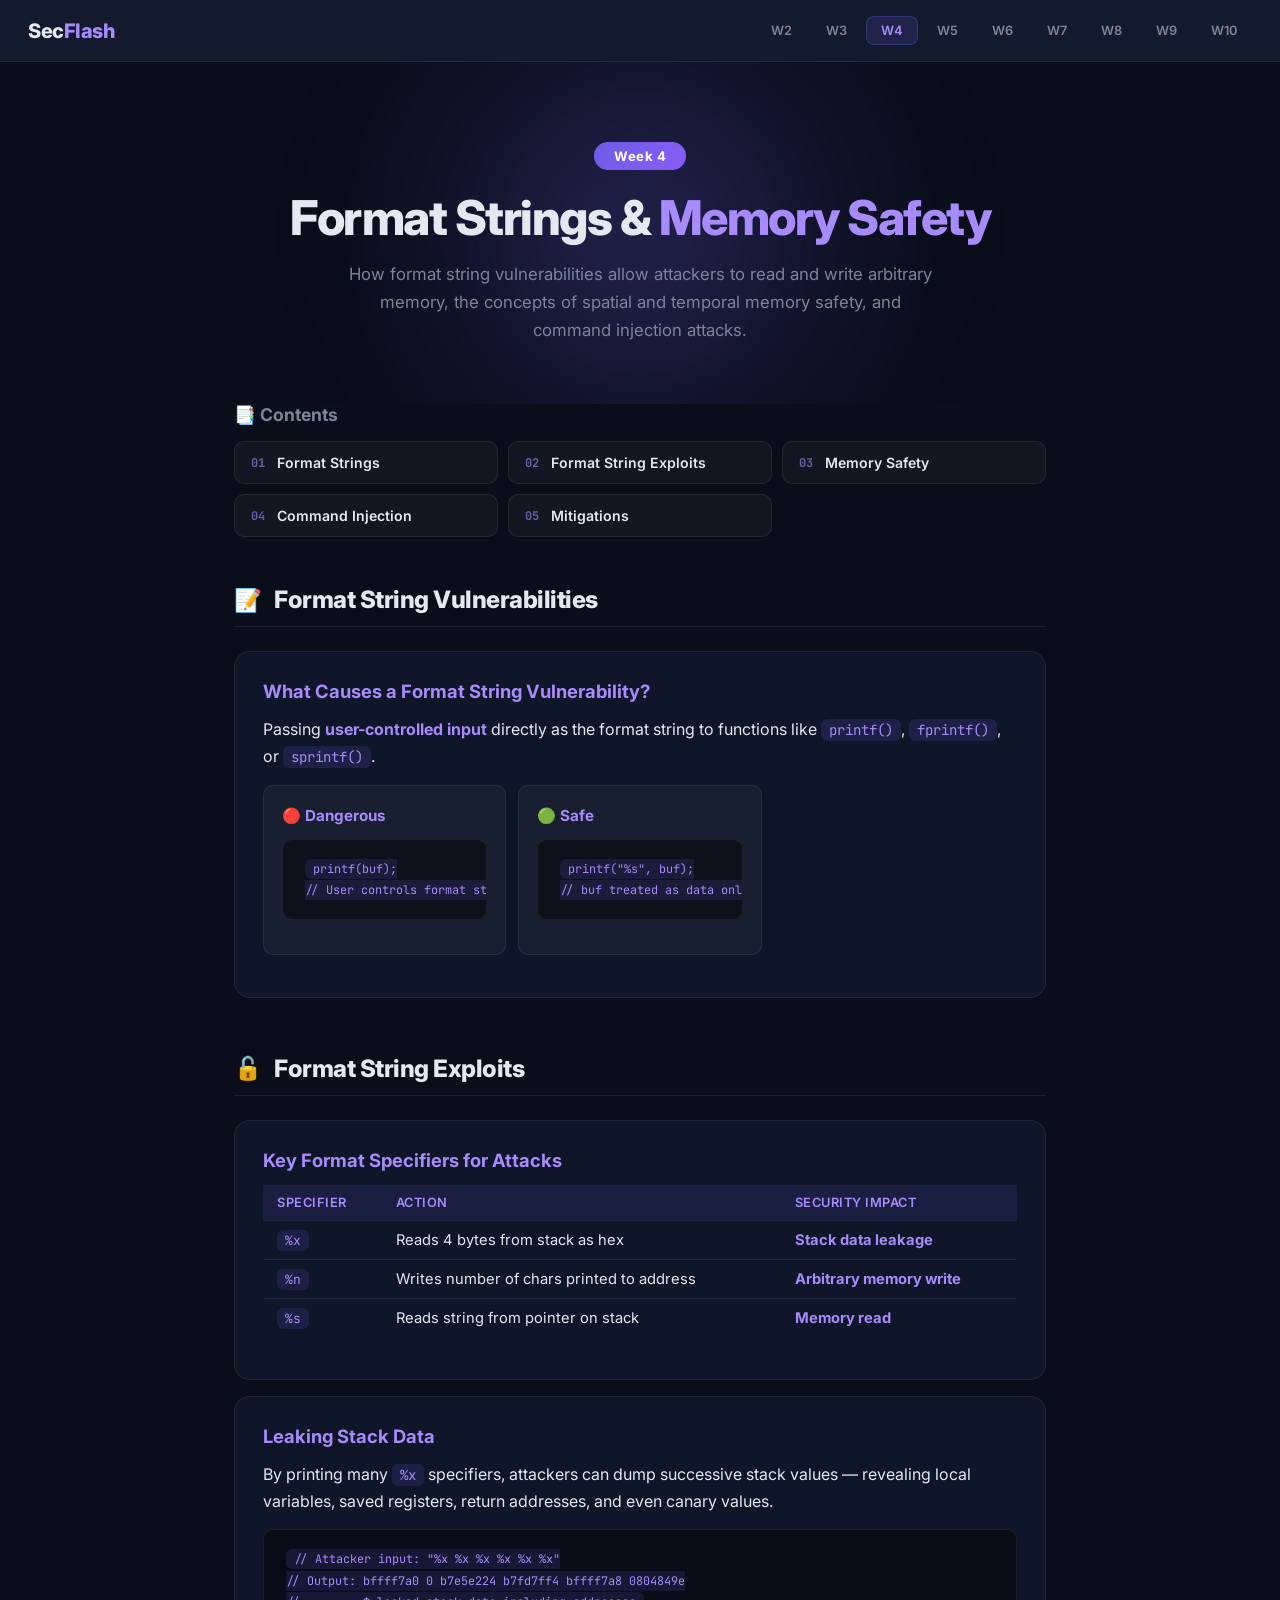
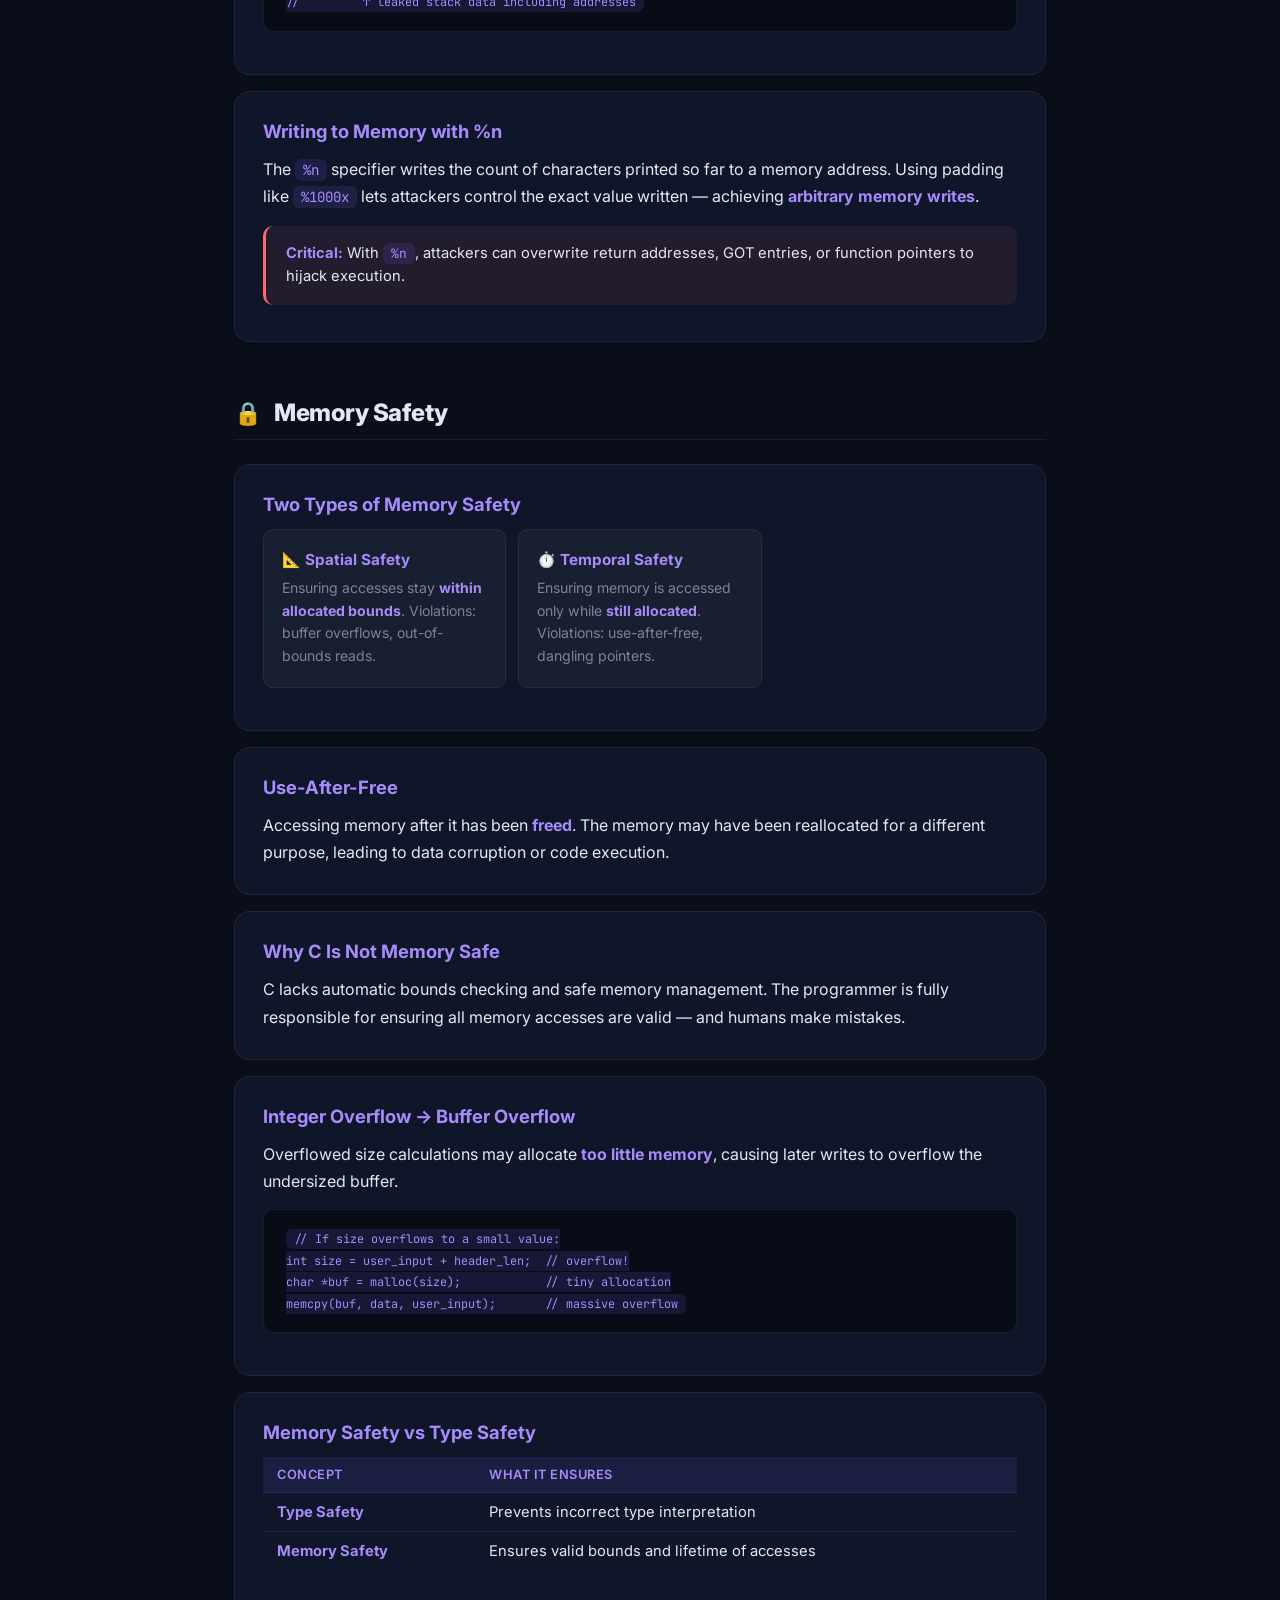
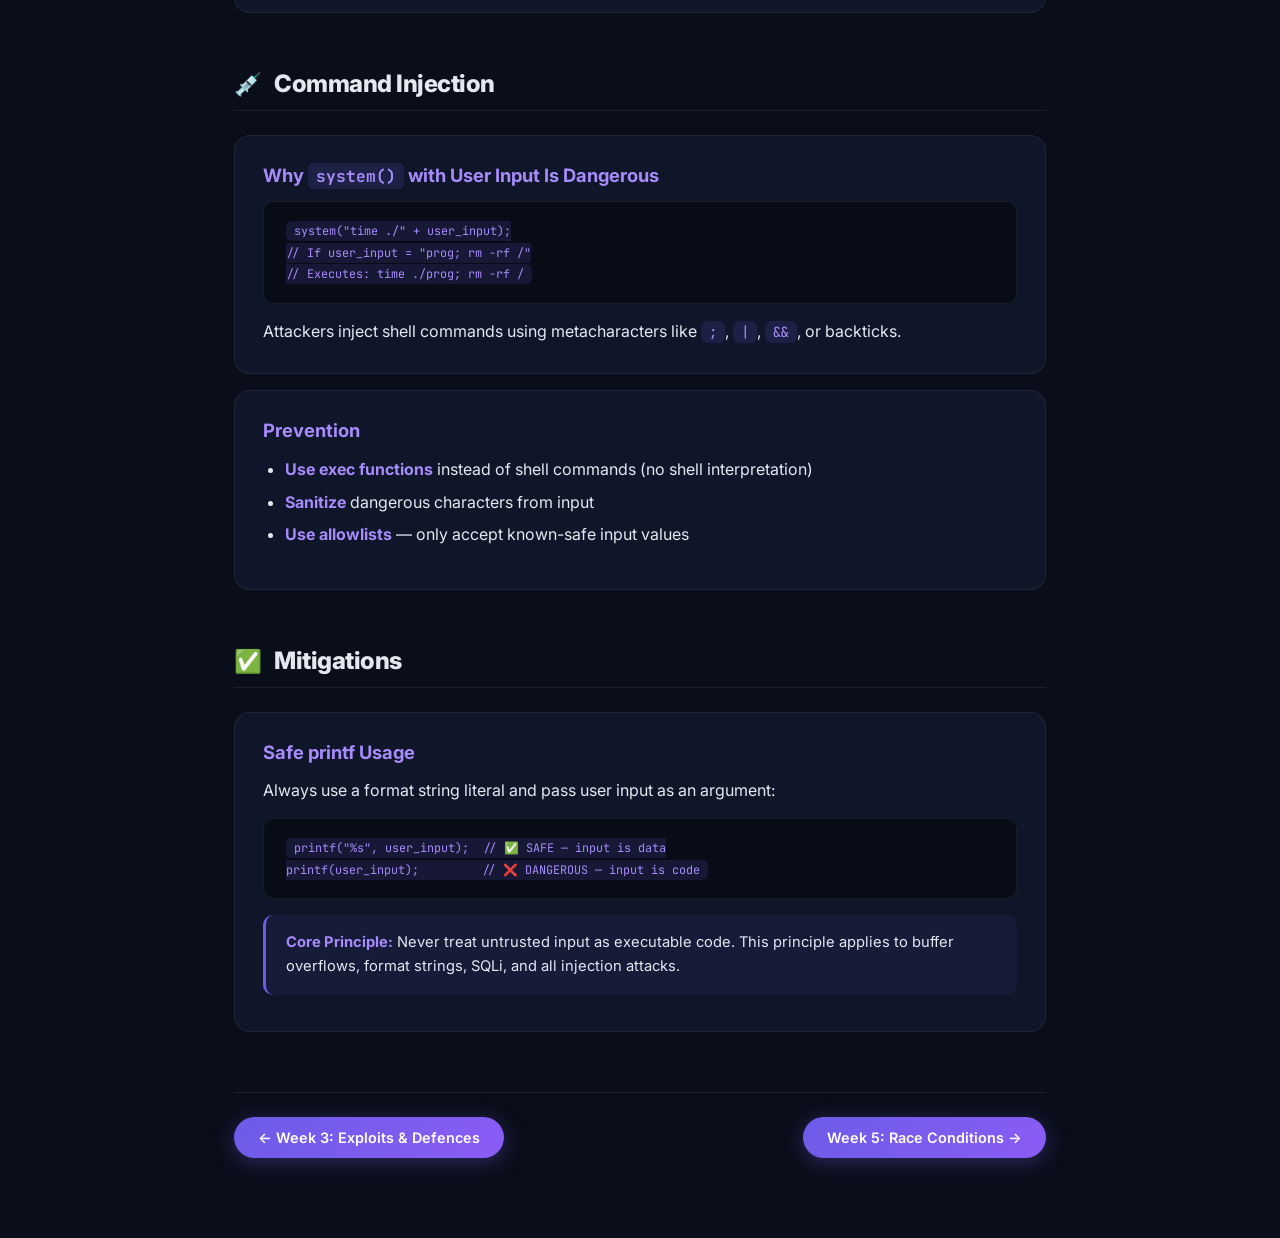
<file: week4.html>
<!DOCTYPE html>
<html lang="en">
<head>
  <meta charset="UTF-8" />
  <meta name="viewport" content="width=device-width, initial-scale=1.0" />
  <meta name="description" content="Week 4 — Format Strings & Memory Safety. Format string exploits, memory safety concepts, and command injection." />
  <title>Week 4 — Format Strings & Memory Safety | SecFlash</title>
  <link rel="preconnect" href="https://fonts.googleapis.com" />
  <link rel="preconnect" href="https://fonts.gstatic.com" crossorigin />
  <link href="https://fonts.googleapis.com/css2?family=Inter:wght@400;500;600;700;800&family=JetBrains+Mono:wght@400;500&display=swap" rel="stylesheet" />
  <link rel="stylesheet" href="style.css" />
  <link rel="stylesheet" href="week-page.css" />
</head>
<body>
  <nav id="week-nav">
    <a href="index.html" class="nav-home">Sec<span class="accent">Flash</span></a>
    <div class="nav-weeks">
      <a href="week2.html" class="nav-week-link">W2</a>
      <a href="week3.html" class="nav-week-link">W3</a>
      <a href="week4.html" class="nav-week-link active">W4</a>
      <a href="week5.html" class="nav-week-link">W5</a>
      <a href="week6.html" class="nav-week-link">W6</a>
      <a href="week7.html" class="nav-week-link">W7</a>
      <a href="week8.html" class="nav-week-link">W8</a>
      <a href="week9.html" class="nav-week-link">W9</a>
      <a href="week10.html" class="nav-week-link">W10</a>
    </div>
  </nav>

  <main class="week-page">
    <header class="week-hero">
      <div class="week-hero-glow"></div>
      <div class="week-hero-content">
        <span class="week-badge">Week 4</span>
        <h1>Format Strings & <span class="accent">Memory Safety</span></h1>
        <p class="week-hero-sub">How format string vulnerabilities allow attackers to read and write arbitrary memory, the concepts of spatial and temporal memory safety, and command injection attacks.</p>
      </div>
    </header>

    <section class="toc">
      <h2>📑 Contents</h2>
      <div class="toc-grid">
        <a href="#format-strings" class="toc-item"><span class="toc-num">01</span><span class="toc-title">Format Strings</span></a>
        <a href="#format-exploits" class="toc-item"><span class="toc-num">02</span><span class="toc-title">Format String Exploits</span></a>
        <a href="#memory-safety" class="toc-item"><span class="toc-num">03</span><span class="toc-title">Memory Safety</span></a>
        <a href="#command-injection" class="toc-item"><span class="toc-num">04</span><span class="toc-title">Command Injection</span></a>
        <a href="#mitigations" class="toc-item"><span class="toc-num">05</span><span class="toc-title">Mitigations</span></a>
      </div>
    </section>

    <!-- Format Strings -->
    <section class="knowledge-section" id="format-strings">
      <div class="section-header"><span class="section-icon">📝</span><h2>Format String Vulnerabilities</h2></div>
      <div class="knowledge-card">
        <h3>What Causes a Format String Vulnerability?</h3>
        <p>Passing <strong>user-controlled input</strong> directly as the format string to functions like <code>printf()</code>, <code>fprintf()</code>, or <code>sprintf()</code>.</p>
        <div class="comparison-grid">
          <div class="comparison-item">
            <h4>🔴 Dangerous</h4>
            <div class="code-block"><pre><code>printf(buf);
// User controls format string!</code></pre></div>
          </div>
          <div class="comparison-item">
            <h4>🟢 Safe</h4>
            <div class="code-block"><pre><code>printf("%s", buf);
// buf treated as data only</code></pre></div>
          </div>
        </div>
      </div>
    </section>

    <!-- Format String Exploits -->
    <section class="knowledge-section" id="format-exploits">
      <div class="section-header"><span class="section-icon">🔓</span><h2>Format String Exploits</h2></div>
      <div class="knowledge-card">
        <h3>Key Format Specifiers for Attacks</h3>
        <table class="info-table">
          <thead><tr><th>Specifier</th><th>Action</th><th>Security Impact</th></tr></thead>
          <tbody>
            <tr><td><code>%x</code></td><td>Reads 4 bytes from stack as hex</td><td><strong>Stack data leakage</strong></td></tr>
            <tr><td><code>%n</code></td><td>Writes number of chars printed to address</td><td><strong>Arbitrary memory write</strong></td></tr>
            <tr><td><code>%s</code></td><td>Reads string from pointer on stack</td><td><strong>Memory read</strong></td></tr>
          </tbody>
        </table>
      </div>
      <div class="knowledge-card">
        <h3>Leaking Stack Data</h3>
        <p>By printing many <code>%x</code> specifiers, attackers can dump successive stack values — revealing local variables, saved registers, return addresses, and even canary values.</p>
        <div class="code-block"><pre><code>// Attacker input: "%x %x %x %x %x %x"
// Output: bffff7a0 0 b7e5e224 b7fd7ff4 bffff7a8 0804849e
//         ↑ leaked stack data including addresses</code></pre></div>
      </div>
      <div class="knowledge-card">
        <h3>Writing to Memory with %n</h3>
        <p>The <code>%n</code> specifier writes the count of characters printed so far to a memory address. Using padding like <code>%1000x</code> lets attackers control the exact value written — achieving <strong>arbitrary memory writes</strong>.</p>
        <div class="callout callout-danger"><strong>Critical:</strong> With <code>%n</code>, attackers can overwrite return addresses, GOT entries, or function pointers to hijack execution.</div>
      </div>
    </section>

    <!-- Memory Safety -->
    <section class="knowledge-section" id="memory-safety">
      <div class="section-header"><span class="section-icon">🔒</span><h2>Memory Safety</h2></div>
      <div class="knowledge-card">
        <h3>Two Types of Memory Safety</h3>
        <div class="comparison-grid">
          <div class="comparison-item">
            <h4>📐 Spatial Safety</h4>
            <p>Ensuring accesses stay <strong>within allocated bounds</strong>. Violations: buffer overflows, out-of-bounds reads.</p>
          </div>
          <div class="comparison-item">
            <h4>⏱️ Temporal Safety</h4>
            <p>Ensuring memory is accessed only while <strong>still allocated</strong>. Violations: use-after-free, dangling pointers.</p>
          </div>
        </div>
      </div>
      <div class="knowledge-card">
        <h3>Use-After-Free</h3>
        <p>Accessing memory after it has been <strong>freed</strong>. The memory may have been reallocated for a different purpose, leading to data corruption or code execution.</p>
      </div>
      <div class="knowledge-card">
        <h3>Why C Is Not Memory Safe</h3>
        <p>C lacks automatic bounds checking and safe memory management. The programmer is fully responsible for ensuring all memory accesses are valid — and humans make mistakes.</p>
      </div>
      <div class="knowledge-card">
        <h3>Integer Overflow → Buffer Overflow</h3>
        <p>Overflowed size calculations may allocate <strong>too little memory</strong>, causing later writes to overflow the undersized buffer.</p>
        <div class="code-block"><pre><code>// If size overflows to a small value:
int size = user_input + header_len;  // overflow!
char *buf = malloc(size);            // tiny allocation
memcpy(buf, data, user_input);       // massive overflow</code></pre></div>
      </div>
      <div class="knowledge-card">
        <h3>Memory Safety vs Type Safety</h3>
        <table class="info-table">
          <thead><tr><th>Concept</th><th>What It Ensures</th></tr></thead>
          <tbody>
            <tr><td><strong>Type Safety</strong></td><td>Prevents incorrect type interpretation</td></tr>
            <tr><td><strong>Memory Safety</strong></td><td>Ensures valid bounds and lifetime of accesses</td></tr>
          </tbody>
        </table>
      </div>
    </section>

    <!-- Command Injection -->
    <section class="knowledge-section" id="command-injection">
      <div class="section-header"><span class="section-icon">💉</span><h2>Command Injection</h2></div>
      <div class="knowledge-card">
        <h3>Why <code>system()</code> with User Input Is Dangerous</h3>
        <div class="code-block"><pre><code>system("time ./" + user_input);
// If user_input = "prog; rm -rf /"
// Executes: time ./prog; rm -rf /</code></pre></div>
        <p>Attackers inject shell commands using metacharacters like <code>;</code>, <code>|</code>, <code>&&</code>, or backticks.</p>
      </div>
      <div class="knowledge-card">
        <h3>Prevention</h3>
        <ul>
          <li><strong>Use exec functions</strong> instead of shell commands (no shell interpretation)</li>
          <li><strong>Sanitize</strong> dangerous characters from input</li>
          <li><strong>Use allowlists</strong> — only accept known-safe input values</li>
        </ul>
      </div>
    </section>

    <!-- Mitigations -->
    <section class="knowledge-section" id="mitigations">
      <div class="section-header"><span class="section-icon">✅</span><h2>Mitigations</h2></div>
      <div class="knowledge-card">
        <h3>Safe printf Usage</h3>
        <p>Always use a format string literal and pass user input as an argument:</p>
        <div class="code-block"><pre><code>printf("%s", user_input);  // ✅ SAFE — input is data
printf(user_input);         // ❌ DANGEROUS — input is code</code></pre></div>
        <div class="callout callout-info"><strong>Core Principle:</strong> Never treat untrusted input as executable code. This principle applies to buffer overflows, format strings, SQLi, and all injection attacks.</div>
      </div>
    </section>

    <div class="week-nav-bottom">
      <a href="week3.html" class="week-nav-link">← Week 3: Exploits & Defences</a>
      <a href="week5.html" class="week-nav-link">Week 5: Race Conditions →</a>
    </div>
  </main>
</body>
</html>
</file>
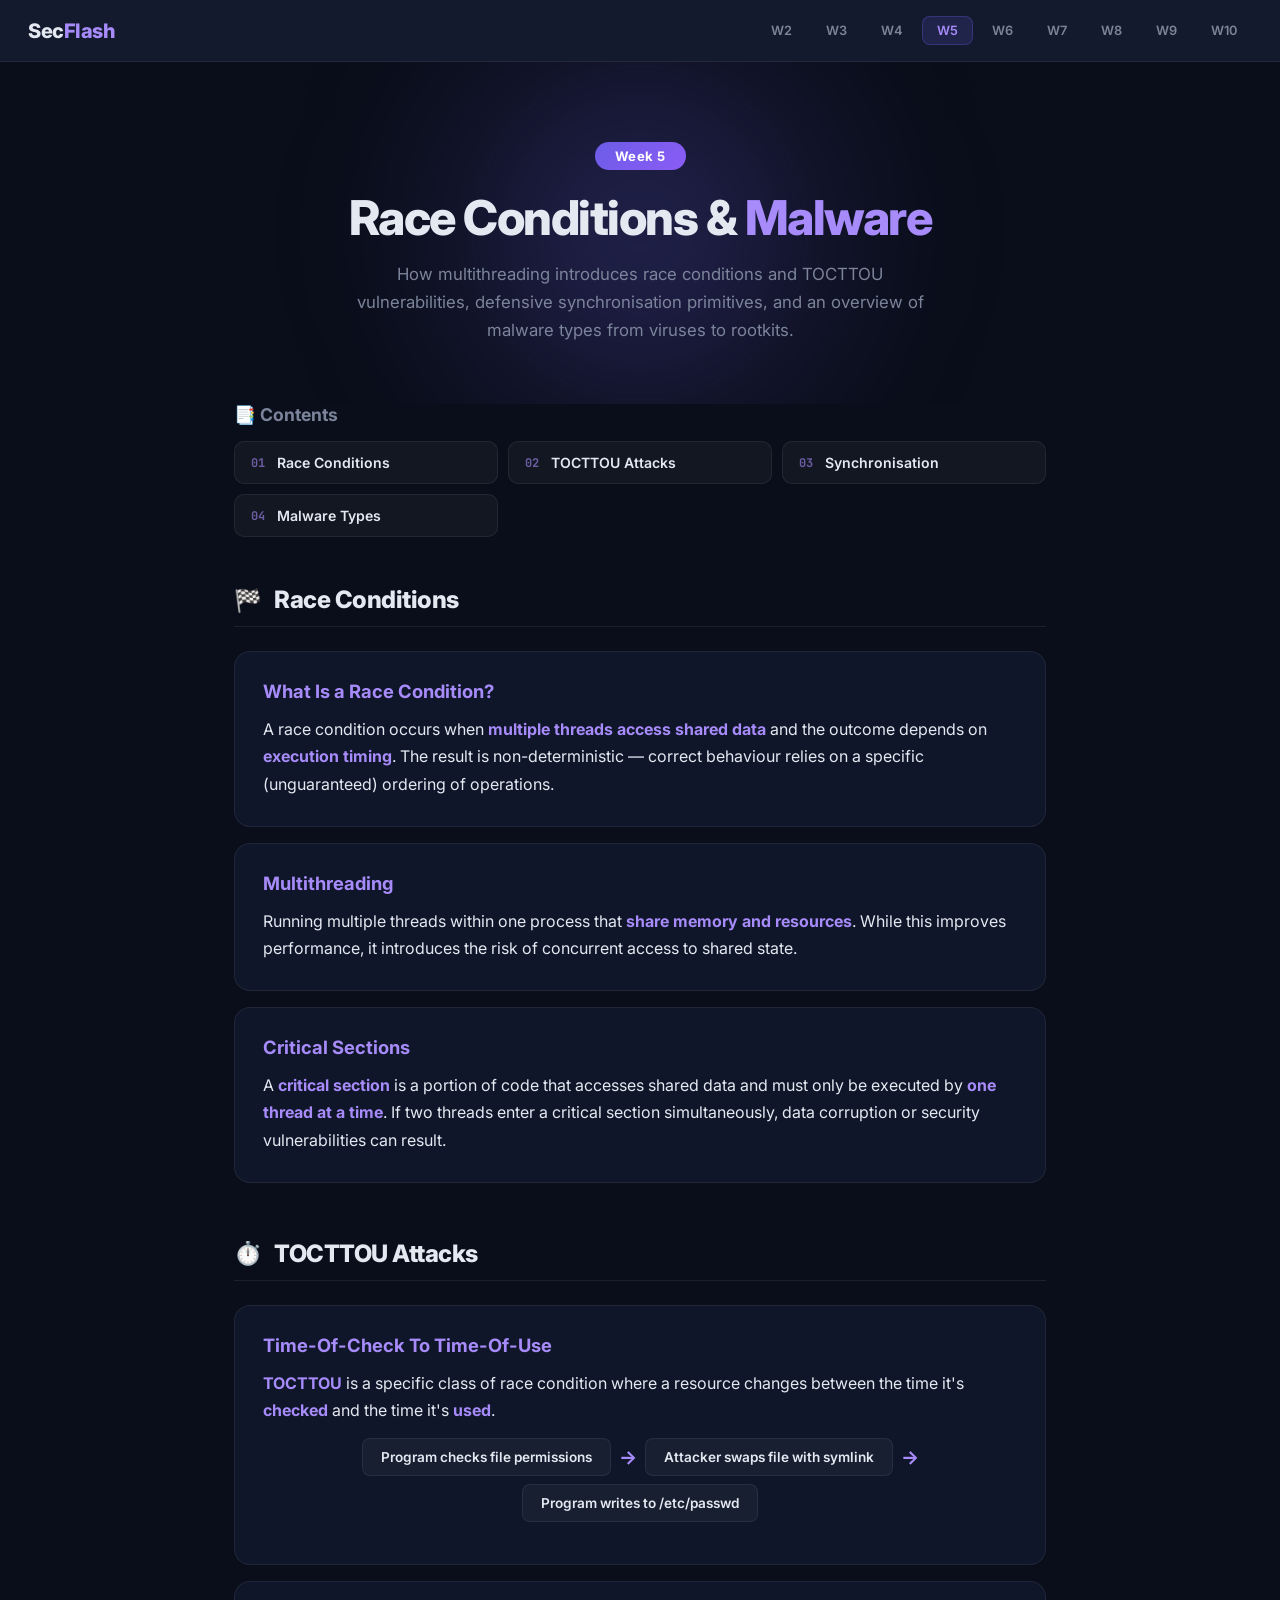
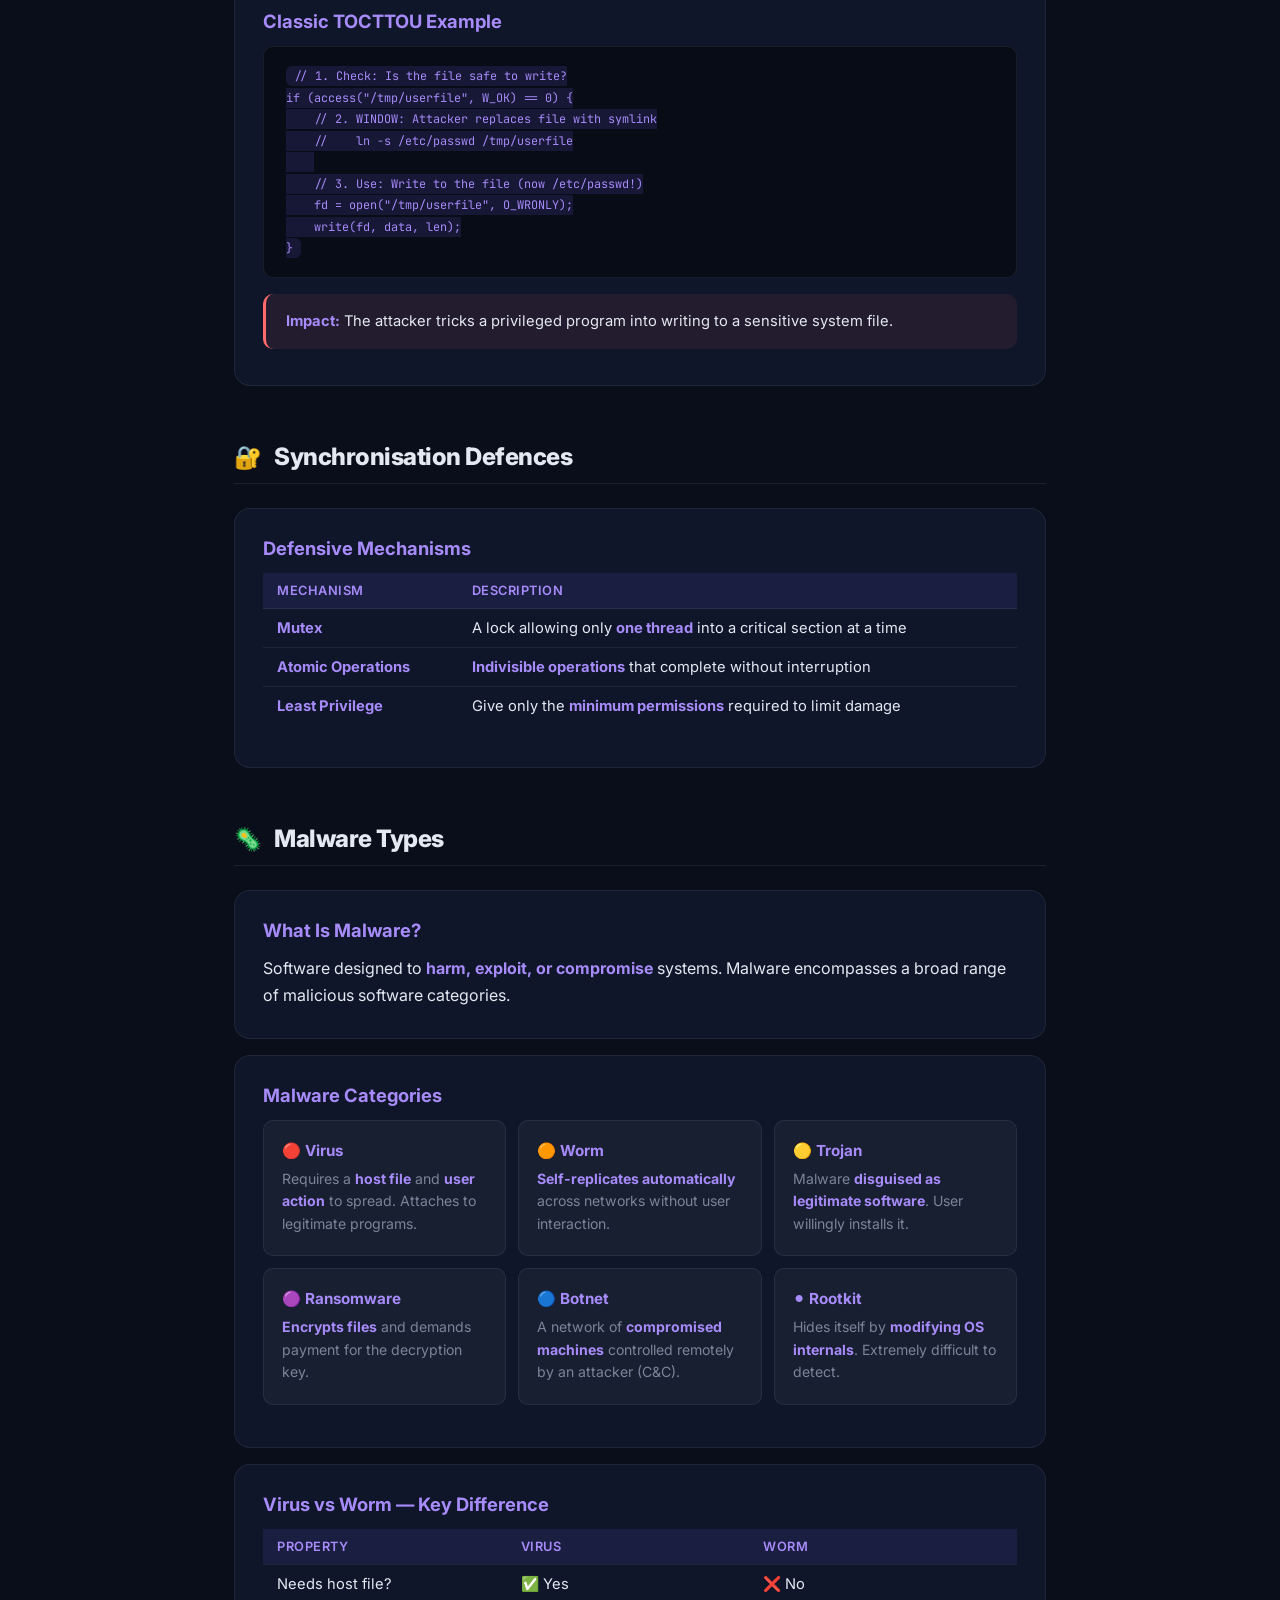
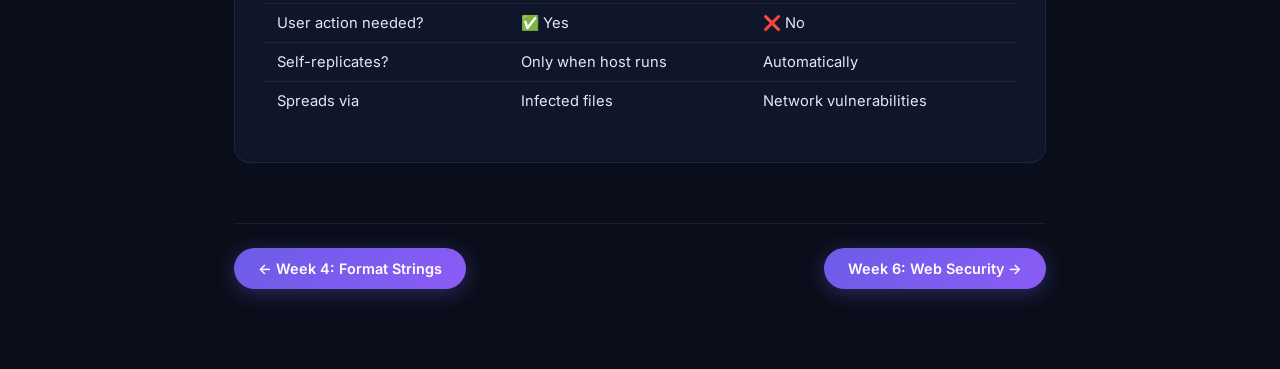
<file: week5.html>
<!DOCTYPE html>
<html lang="en">
<head>
  <meta charset="UTF-8" />
  <meta name="viewport" content="width=device-width, initial-scale=1.0" />
  <meta name="description" content="Week 5 — Race Conditions & Malware. Threading vulnerabilities, TOCTTOU attacks, and malware categories." />
  <title>Week 5 — Race Conditions & Malware | SecFlash</title>
  <link rel="preconnect" href="https://fonts.googleapis.com" />
  <link rel="preconnect" href="https://fonts.gstatic.com" crossorigin />
  <link href="https://fonts.googleapis.com/css2?family=Inter:wght@400;500;600;700;800&family=JetBrains+Mono:wght@400;500&display=swap" rel="stylesheet" />
  <link rel="stylesheet" href="style.css" />
  <link rel="stylesheet" href="week-page.css" />
</head>
<body>
  <nav id="week-nav">
    <a href="index.html" class="nav-home">Sec<span class="accent">Flash</span></a>
    <div class="nav-weeks">
      <a href="week2.html" class="nav-week-link">W2</a>
      <a href="week3.html" class="nav-week-link">W3</a>
      <a href="week4.html" class="nav-week-link">W4</a>
      <a href="week5.html" class="nav-week-link active">W5</a>
      <a href="week6.html" class="nav-week-link">W6</a>
      <a href="week7.html" class="nav-week-link">W7</a>
      <a href="week8.html" class="nav-week-link">W8</a>
      <a href="week9.html" class="nav-week-link">W9</a>
      <a href="week10.html" class="nav-week-link">W10</a>
    </div>
  </nav>

  <main class="week-page">
    <header class="week-hero">
      <div class="week-hero-glow"></div>
      <div class="week-hero-content">
        <span class="week-badge">Week 5</span>
        <h1>Race Conditions & <span class="accent">Malware</span></h1>
        <p class="week-hero-sub">How multithreading introduces race conditions and TOCTTOU vulnerabilities, defensive synchronisation primitives, and an overview of malware types from viruses to rootkits.</p>
      </div>
    </header>

    <section class="toc">
      <h2>📑 Contents</h2>
      <div class="toc-grid">
        <a href="#race-conditions" class="toc-item"><span class="toc-num">01</span><span class="toc-title">Race Conditions</span></a>
        <a href="#tocttou" class="toc-item"><span class="toc-num">02</span><span class="toc-title">TOCTTOU Attacks</span></a>
        <a href="#synchronisation" class="toc-item"><span class="toc-num">03</span><span class="toc-title">Synchronisation</span></a>
        <a href="#malware" class="toc-item"><span class="toc-num">04</span><span class="toc-title">Malware Types</span></a>
      </div>
    </section>

    <!-- Race Conditions -->
    <section class="knowledge-section" id="race-conditions">
      <div class="section-header"><span class="section-icon">🏁</span><h2>Race Conditions</h2></div>
      <div class="knowledge-card">
        <h3>What Is a Race Condition?</h3>
        <p>A race condition occurs when <strong>multiple threads access shared data</strong> and the outcome depends on <strong>execution timing</strong>. The result is non-deterministic — correct behaviour relies on a specific (unguaranteed) ordering of operations.</p>
      </div>
      <div class="knowledge-card">
        <h3>Multithreading</h3>
        <p>Running multiple threads within one process that <strong>share memory and resources</strong>. While this improves performance, it introduces the risk of concurrent access to shared state.</p>
      </div>
      <div class="knowledge-card">
        <h3>Critical Sections</h3>
        <p>A <strong>critical section</strong> is a portion of code that accesses shared data and must only be executed by <strong>one thread at a time</strong>. If two threads enter a critical section simultaneously, data corruption or security vulnerabilities can result.</p>
      </div>
    </section>

    <!-- TOCTTOU -->
    <section class="knowledge-section" id="tocttou">
      <div class="section-header"><span class="section-icon">⏱️</span><h2>TOCTTOU Attacks</h2></div>
      <div class="knowledge-card">
        <h3>Time-Of-Check To Time-Of-Use</h3>
        <p><strong>TOCTTOU</strong> is a specific class of race condition where a resource changes between the time it's <strong>checked</strong> and the time it's <strong>used</strong>.</p>
        <div class="attack-flow">
          <div class="attack-step">Program checks file permissions</div>
          <span class="attack-arrow">→</span>
          <div class="attack-step">Attacker swaps file with symlink</div>
          <span class="attack-arrow">→</span>
          <div class="attack-step">Program writes to /etc/passwd</div>
        </div>
      </div>
      <div class="knowledge-card">
        <h3>Classic TOCTTOU Example</h3>
        <div class="code-block"><pre><code>// 1. Check: Is the file safe to write?
if (access("/tmp/userfile", W_OK) == 0) {
    // 2. WINDOW: Attacker replaces file with symlink
    //    ln -s /etc/passwd /tmp/userfile
    
    // 3. Use: Write to the file (now /etc/passwd!)
    fd = open("/tmp/userfile", O_WRONLY);
    write(fd, data, len);
}</code></pre></div>
        <div class="callout callout-danger"><strong>Impact:</strong> The attacker tricks a privileged program into writing to a sensitive system file.</div>
      </div>
    </section>

    <!-- Synchronisation -->
    <section class="knowledge-section" id="synchronisation">
      <div class="section-header"><span class="section-icon">🔐</span><h2>Synchronisation Defences</h2></div>
      <div class="knowledge-card">
        <h3>Defensive Mechanisms</h3>
        <table class="info-table">
          <thead><tr><th>Mechanism</th><th>Description</th></tr></thead>
          <tbody>
            <tr><td><strong>Mutex</strong></td><td>A lock allowing only <strong>one thread</strong> into a critical section at a time</td></tr>
            <tr><td><strong>Atomic Operations</strong></td><td><strong>Indivisible operations</strong> that complete without interruption</td></tr>
            <tr><td><strong>Least Privilege</strong></td><td>Give only the <strong>minimum permissions</strong> required to limit damage</td></tr>
          </tbody>
        </table>
      </div>
    </section>

    <!-- Malware -->
    <section class="knowledge-section" id="malware">
      <div class="section-header"><span class="section-icon">🦠</span><h2>Malware Types</h2></div>
      <div class="knowledge-card">
        <h3>What Is Malware?</h3>
        <p>Software designed to <strong>harm, exploit, or compromise</strong> systems. Malware encompasses a broad range of malicious software categories.</p>
      </div>
      <div class="knowledge-card">
        <h3>Malware Categories</h3>
        <div class="comparison-grid">
          <div class="comparison-item">
            <h4>🔴 Virus</h4>
            <p>Requires a <strong>host file</strong> and <strong>user action</strong> to spread. Attaches to legitimate programs.</p>
          </div>
          <div class="comparison-item">
            <h4>🟠 Worm</h4>
            <p><strong>Self-replicates automatically</strong> across networks without user interaction.</p>
          </div>
          <div class="comparison-item">
            <h4>🟡 Trojan</h4>
            <p>Malware <strong>disguised as legitimate software</strong>. User willingly installs it.</p>
          </div>
          <div class="comparison-item">
            <h4>🟣 Ransomware</h4>
            <p><strong>Encrypts files</strong> and demands payment for the decryption key.</p>
          </div>
          <div class="comparison-item">
            <h4>🔵 Botnet</h4>
            <p>A network of <strong>compromised machines</strong> controlled remotely by an attacker (C&C).</p>
          </div>
          <div class="comparison-item">
            <h4>⚫ Rootkit</h4>
            <p>Hides itself by <strong>modifying OS internals</strong>. Extremely difficult to detect.</p>
          </div>
        </div>
      </div>
      <div class="knowledge-card">
        <h3>Virus vs Worm — Key Difference</h3>
        <table class="info-table">
          <thead><tr><th>Property</th><th>Virus</th><th>Worm</th></tr></thead>
          <tbody>
            <tr><td>Needs host file?</td><td>✅ Yes</td><td>❌ No</td></tr>
            <tr><td>User action needed?</td><td>✅ Yes</td><td>❌ No</td></tr>
            <tr><td>Self-replicates?</td><td>Only when host runs</td><td>Automatically</td></tr>
            <tr><td>Spreads via</td><td>Infected files</td><td>Network vulnerabilities</td></tr>
          </tbody>
        </table>
      </div>
    </section>

    <div class="week-nav-bottom">
      <a href="week4.html" class="week-nav-link">← Week 4: Format Strings</a>
      <a href="week6.html" class="week-nav-link">Week 6: Web Security →</a>
    </div>
  </main>
</body>
</html>
</file>
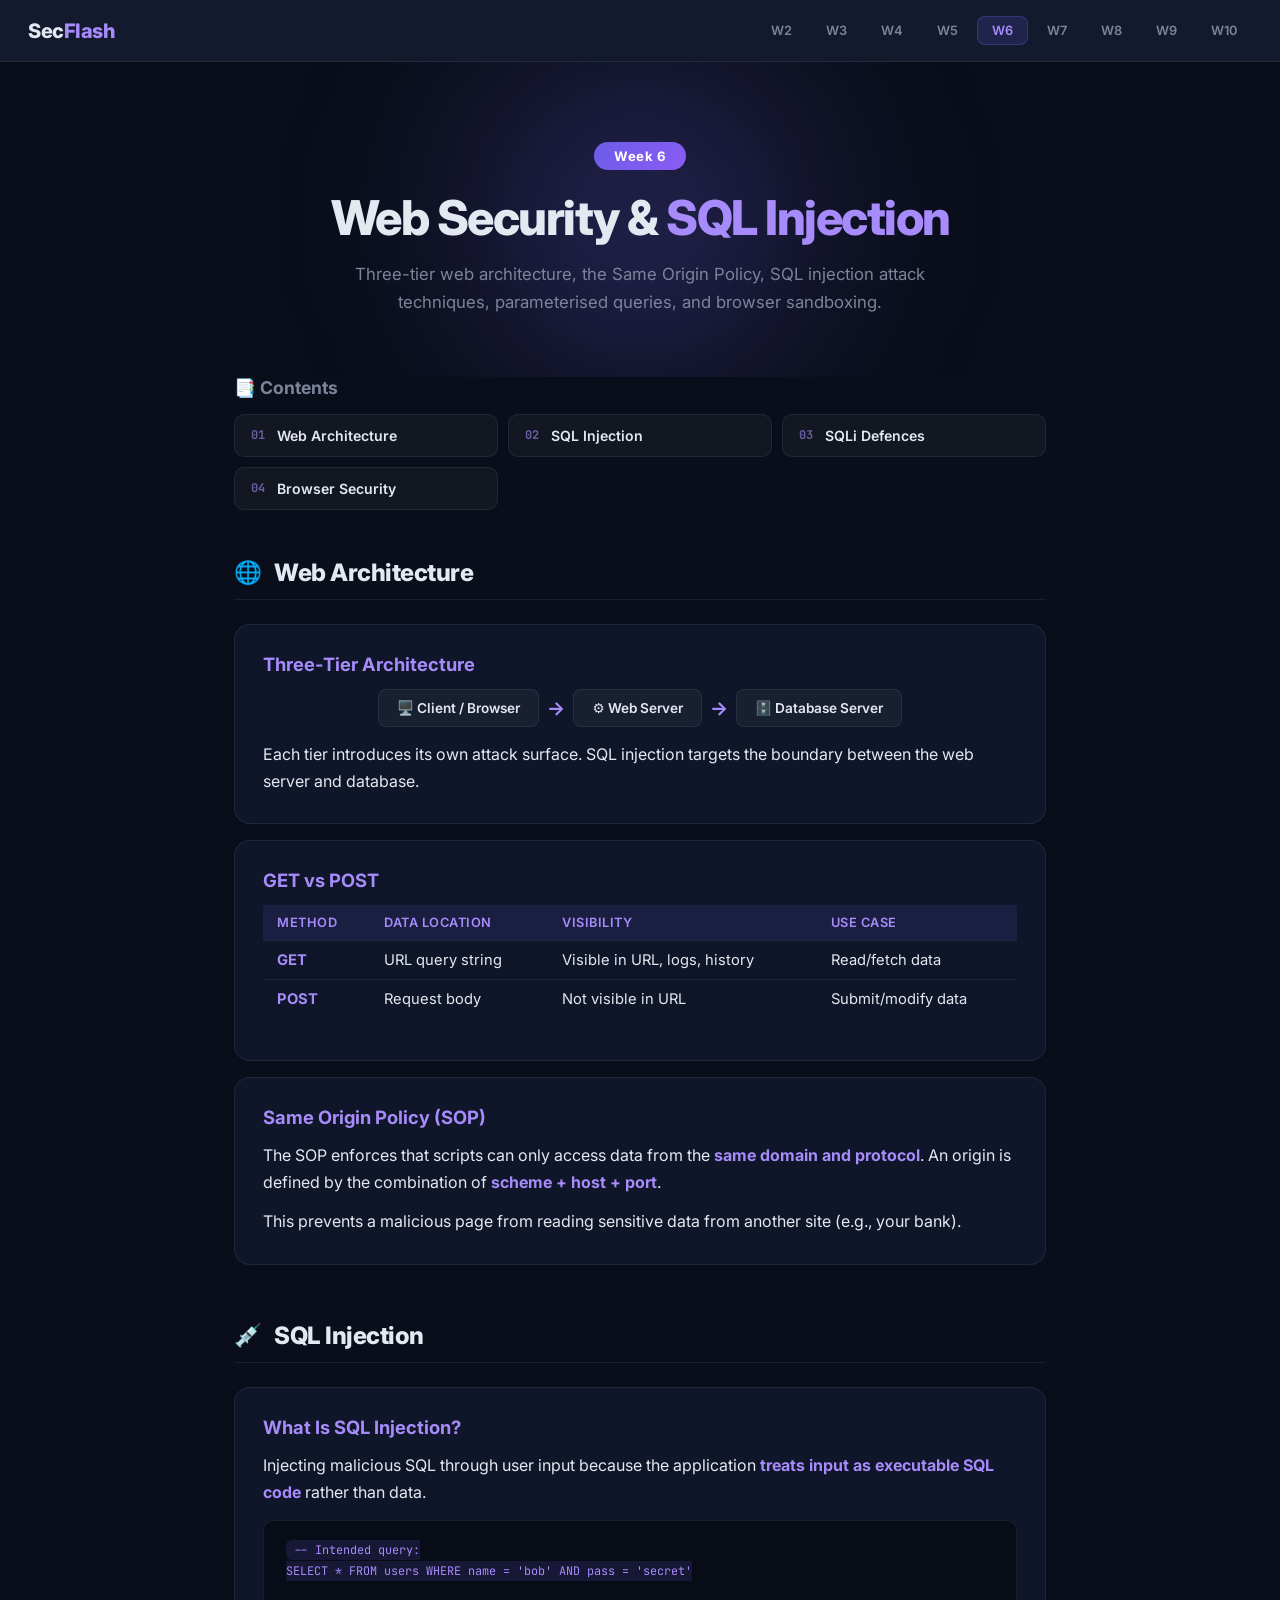
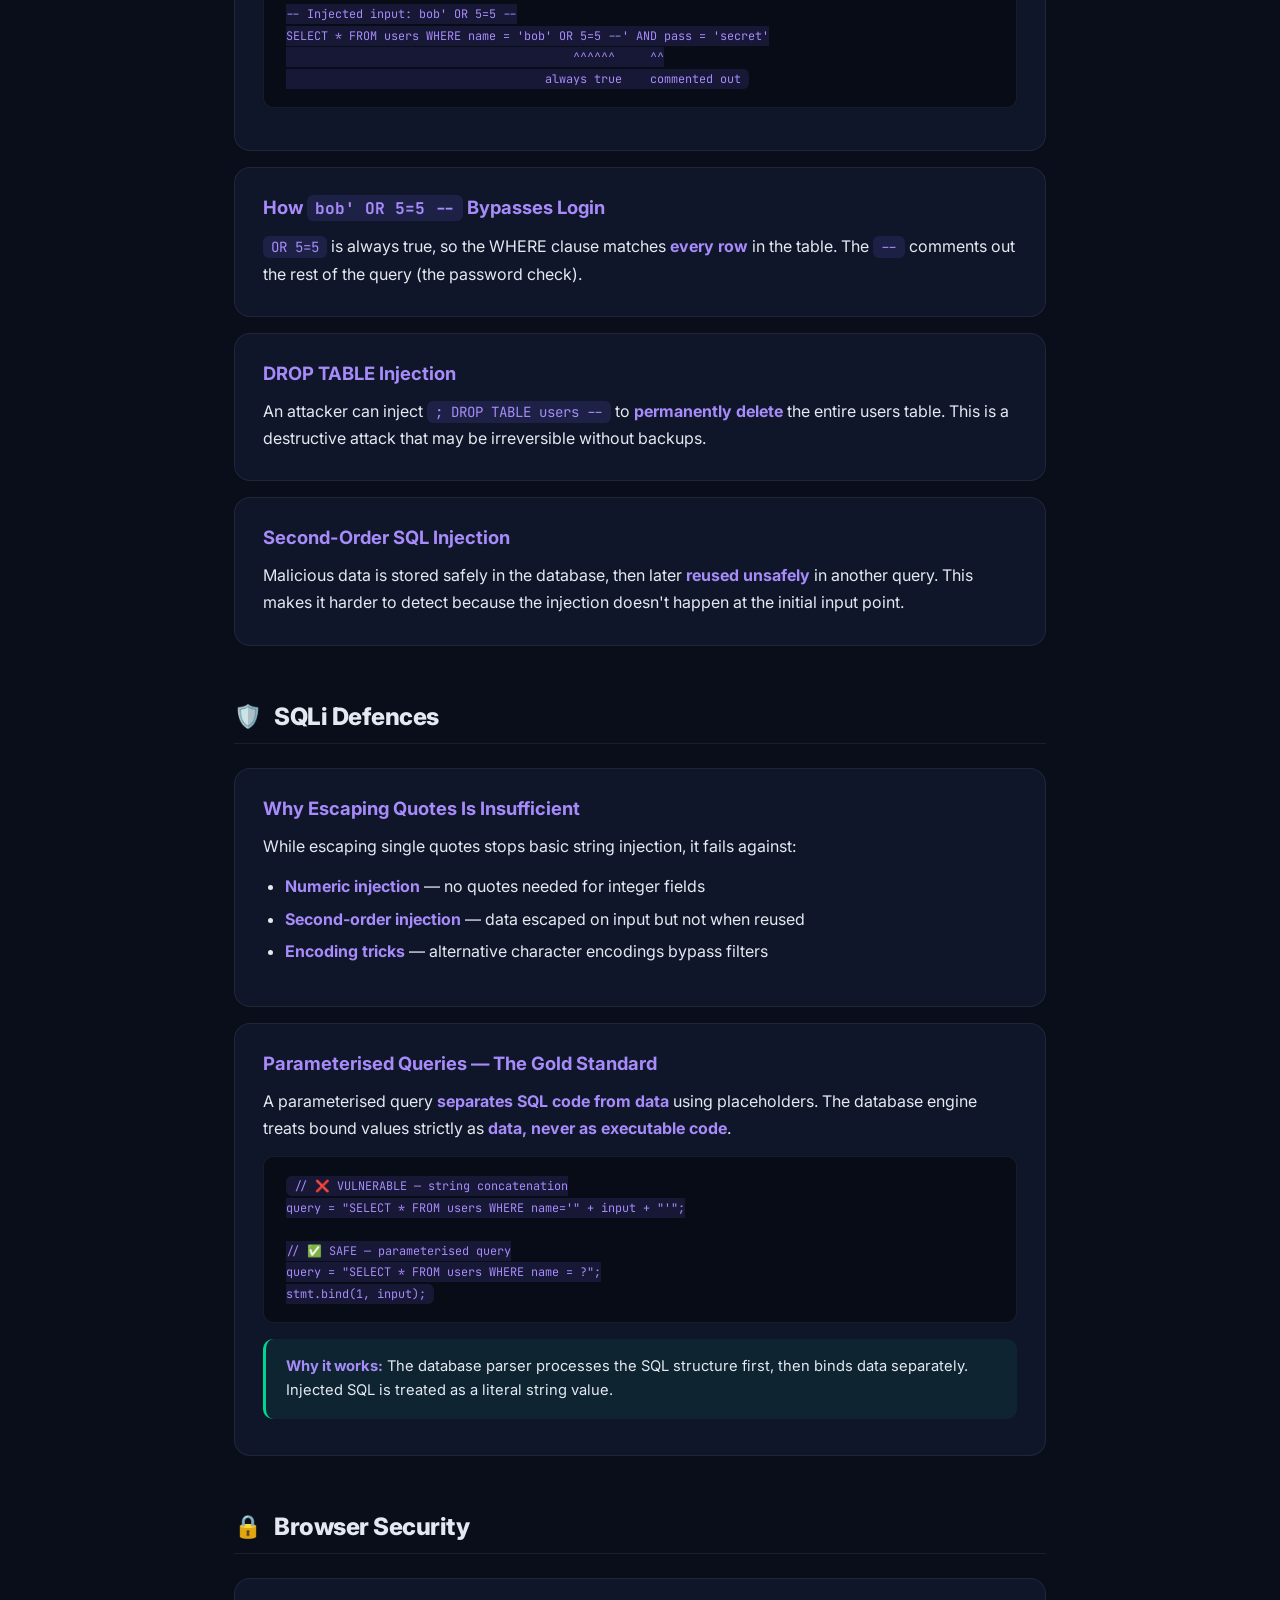
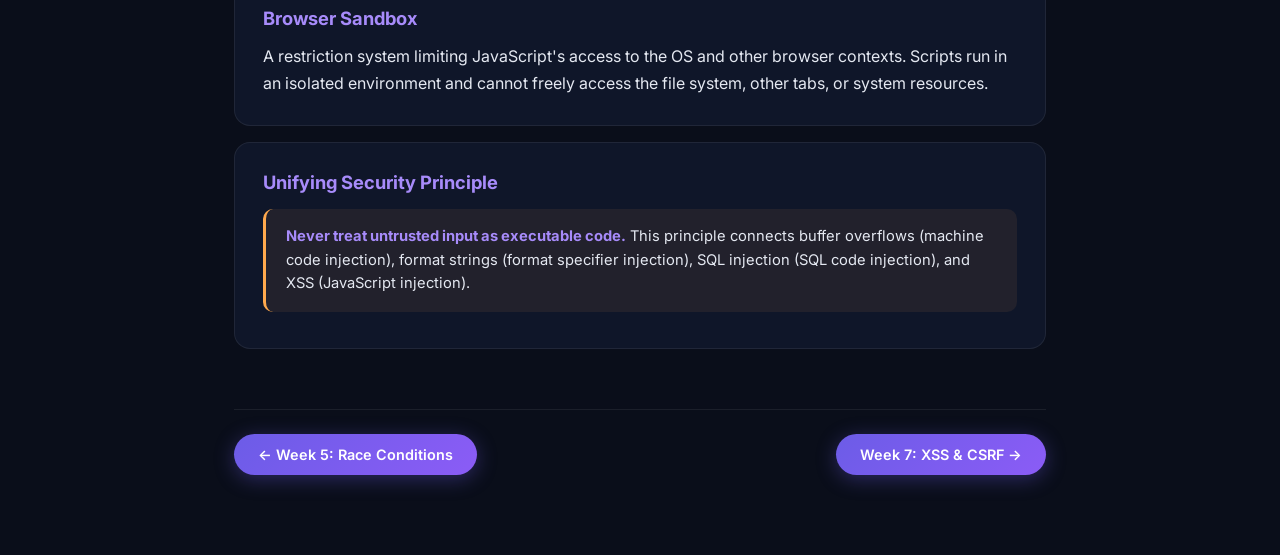
<file: week6.html>
<!DOCTYPE html>
<html lang="en">
<head>
  <meta charset="UTF-8" />
  <meta name="viewport" content="width=device-width, initial-scale=1.0" />
  <meta name="description" content="Week 6 — Web Security & SQL Injection. Three-tier architecture, SQL injection, parameterised queries, and browser security." />
  <title>Week 6 — Web Security & SQL Injection | SecFlash</title>
  <link rel="preconnect" href="https://fonts.googleapis.com" />
  <link rel="preconnect" href="https://fonts.gstatic.com" crossorigin />
  <link href="https://fonts.googleapis.com/css2?family=Inter:wght@400;500;600;700;800&family=JetBrains+Mono:wght@400;500&display=swap" rel="stylesheet" />
  <link rel="stylesheet" href="style.css" />
  <link rel="stylesheet" href="week-page.css" />
</head>
<body>
  <nav id="week-nav">
    <a href="index.html" class="nav-home">Sec<span class="accent">Flash</span></a>
    <div class="nav-weeks">
      <a href="week2.html" class="nav-week-link">W2</a>
      <a href="week3.html" class="nav-week-link">W3</a>
      <a href="week4.html" class="nav-week-link">W4</a>
      <a href="week5.html" class="nav-week-link">W5</a>
      <a href="week6.html" class="nav-week-link active">W6</a>
      <a href="week7.html" class="nav-week-link">W7</a>
      <a href="week8.html" class="nav-week-link">W8</a>
      <a href="week9.html" class="nav-week-link">W9</a>
      <a href="week10.html" class="nav-week-link">W10</a>
    </div>
  </nav>

  <main class="week-page">
    <header class="week-hero">
      <div class="week-hero-glow"></div>
      <div class="week-hero-content">
        <span class="week-badge">Week 6</span>
        <h1>Web Security & <span class="accent">SQL Injection</span></h1>
        <p class="week-hero-sub">Three-tier web architecture, the Same Origin Policy, SQL injection attack techniques, parameterised queries, and browser sandboxing.</p>
      </div>
    </header>

    <section class="toc">
      <h2>📑 Contents</h2>
      <div class="toc-grid">
        <a href="#web-arch" class="toc-item"><span class="toc-num">01</span><span class="toc-title">Web Architecture</span></a>
        <a href="#sqli" class="toc-item"><span class="toc-num">02</span><span class="toc-title">SQL Injection</span></a>
        <a href="#sqli-defence" class="toc-item"><span class="toc-num">03</span><span class="toc-title">SQLi Defences</span></a>
        <a href="#browser-sec" class="toc-item"><span class="toc-num">04</span><span class="toc-title">Browser Security</span></a>
      </div>
    </section>

    <!-- Web Architecture -->
    <section class="knowledge-section" id="web-arch">
      <div class="section-header"><span class="section-icon">🌐</span><h2>Web Architecture</h2></div>
      <div class="knowledge-card">
        <h3>Three-Tier Architecture</h3>
        <div class="attack-flow">
          <div class="attack-step">🖥️ Client / Browser</div>
          <span class="attack-arrow">→</span>
          <div class="attack-step">⚙️ Web Server</div>
          <span class="attack-arrow">→</span>
          <div class="attack-step">🗄️ Database Server</div>
        </div>
        <p>Each tier introduces its own attack surface. SQL injection targets the boundary between the web server and database.</p>
      </div>
      <div class="knowledge-card">
        <h3>GET vs POST</h3>
        <table class="info-table">
          <thead><tr><th>Method</th><th>Data Location</th><th>Visibility</th><th>Use Case</th></tr></thead>
          <tbody>
            <tr><td><strong>GET</strong></td><td>URL query string</td><td>Visible in URL, logs, history</td><td>Read/fetch data</td></tr>
            <tr><td><strong>POST</strong></td><td>Request body</td><td>Not visible in URL</td><td>Submit/modify data</td></tr>
          </tbody>
        </table>
      </div>
      <div class="knowledge-card">
        <h3>Same Origin Policy (SOP)</h3>
        <p>The SOP enforces that scripts can only access data from the <strong>same domain and protocol</strong>. An origin is defined by the combination of <strong>scheme + host + port</strong>.</p>
        <p>This prevents a malicious page from reading sensitive data from another site (e.g., your bank).</p>
      </div>
    </section>

    <!-- SQL Injection -->
    <section class="knowledge-section" id="sqli">
      <div class="section-header"><span class="section-icon">💉</span><h2>SQL Injection</h2></div>
      <div class="knowledge-card">
        <h3>What Is SQL Injection?</h3>
        <p>Injecting malicious SQL through user input because the application <strong>treats input as executable SQL code</strong> rather than data.</p>
        <div class="code-block"><pre><code>-- Intended query:
SELECT * FROM users WHERE name = 'bob' AND pass = 'secret'

-- Injected input: bob' OR 5=5 --
SELECT * FROM users WHERE name = 'bob' OR 5=5 --' AND pass = 'secret'
                                         ^^^^^^     ^^
                                     always true    commented out</code></pre></div>
      </div>
      <div class="knowledge-card">
        <h3>How <code>bob' OR 5=5 --</code> Bypasses Login</h3>
        <p><code>OR 5=5</code> is always true, so the WHERE clause matches <strong>every row</strong> in the table. The <code>--</code> comments out the rest of the query (the password check).</p>
      </div>
      <div class="knowledge-card">
        <h3>DROP TABLE Injection</h3>
        <p>An attacker can inject <code>; DROP TABLE users --</code> to <strong>permanently delete</strong> the entire users table. This is a destructive attack that may be irreversible without backups.</p>
      </div>
      <div class="knowledge-card">
        <h3>Second-Order SQL Injection</h3>
        <p>Malicious data is stored safely in the database, then later <strong>reused unsafely</strong> in another query. This makes it harder to detect because the injection doesn't happen at the initial input point.</p>
      </div>
    </section>

    <!-- SQLi Defences -->
    <section class="knowledge-section" id="sqli-defence">
      <div class="section-header"><span class="section-icon">🛡️</span><h2>SQLi Defences</h2></div>
      <div class="knowledge-card">
        <h3>Why Escaping Quotes Is Insufficient</h3>
        <p>While escaping single quotes stops basic string injection, it fails against:</p>
        <ul>
          <li><strong>Numeric injection</strong> — no quotes needed for integer fields</li>
          <li><strong>Second-order injection</strong> — data escaped on input but not when reused</li>
          <li><strong>Encoding tricks</strong> — alternative character encodings bypass filters</li>
        </ul>
      </div>
      <div class="knowledge-card">
        <h3>Parameterised Queries — The Gold Standard</h3>
        <p>A parameterised query <strong>separates SQL code from data</strong> using placeholders. The database engine treats bound values strictly as <strong>data, never as executable code</strong>.</p>
        <div class="code-block"><pre><code>// ❌ VULNERABLE — string concatenation
query = "SELECT * FROM users WHERE name='" + input + "'";

// ✅ SAFE — parameterised query
query = "SELECT * FROM users WHERE name = ?";
stmt.bind(1, input);</code></pre></div>
        <div class="callout callout-success"><strong>Why it works:</strong> The database parser processes the SQL structure first, then binds data separately. Injected SQL is treated as a literal string value.</div>
      </div>
    </section>

    <!-- Browser Security -->
    <section class="knowledge-section" id="browser-sec">
      <div class="section-header"><span class="section-icon">🔒</span><h2>Browser Security</h2></div>
      <div class="knowledge-card">
        <h3>Browser Sandbox</h3>
        <p>A restriction system limiting JavaScript's access to the OS and other browser contexts. Scripts run in an isolated environment and cannot freely access the file system, other tabs, or system resources.</p>
      </div>
      <div class="knowledge-card">
        <h3>Unifying Security Principle</h3>
        <div class="callout callout-warning"><strong>Never treat untrusted input as executable code.</strong> This principle connects buffer overflows (machine code injection), format strings (format specifier injection), SQL injection (SQL code injection), and XSS (JavaScript injection).</div>
      </div>
    </section>

    <div class="week-nav-bottom">
      <a href="week5.html" class="week-nav-link">← Week 5: Race Conditions</a>
      <a href="week7.html" class="week-nav-link">Week 7: XSS & CSRF →</a>
    </div>
  </main>
</body>
</html>
</file>
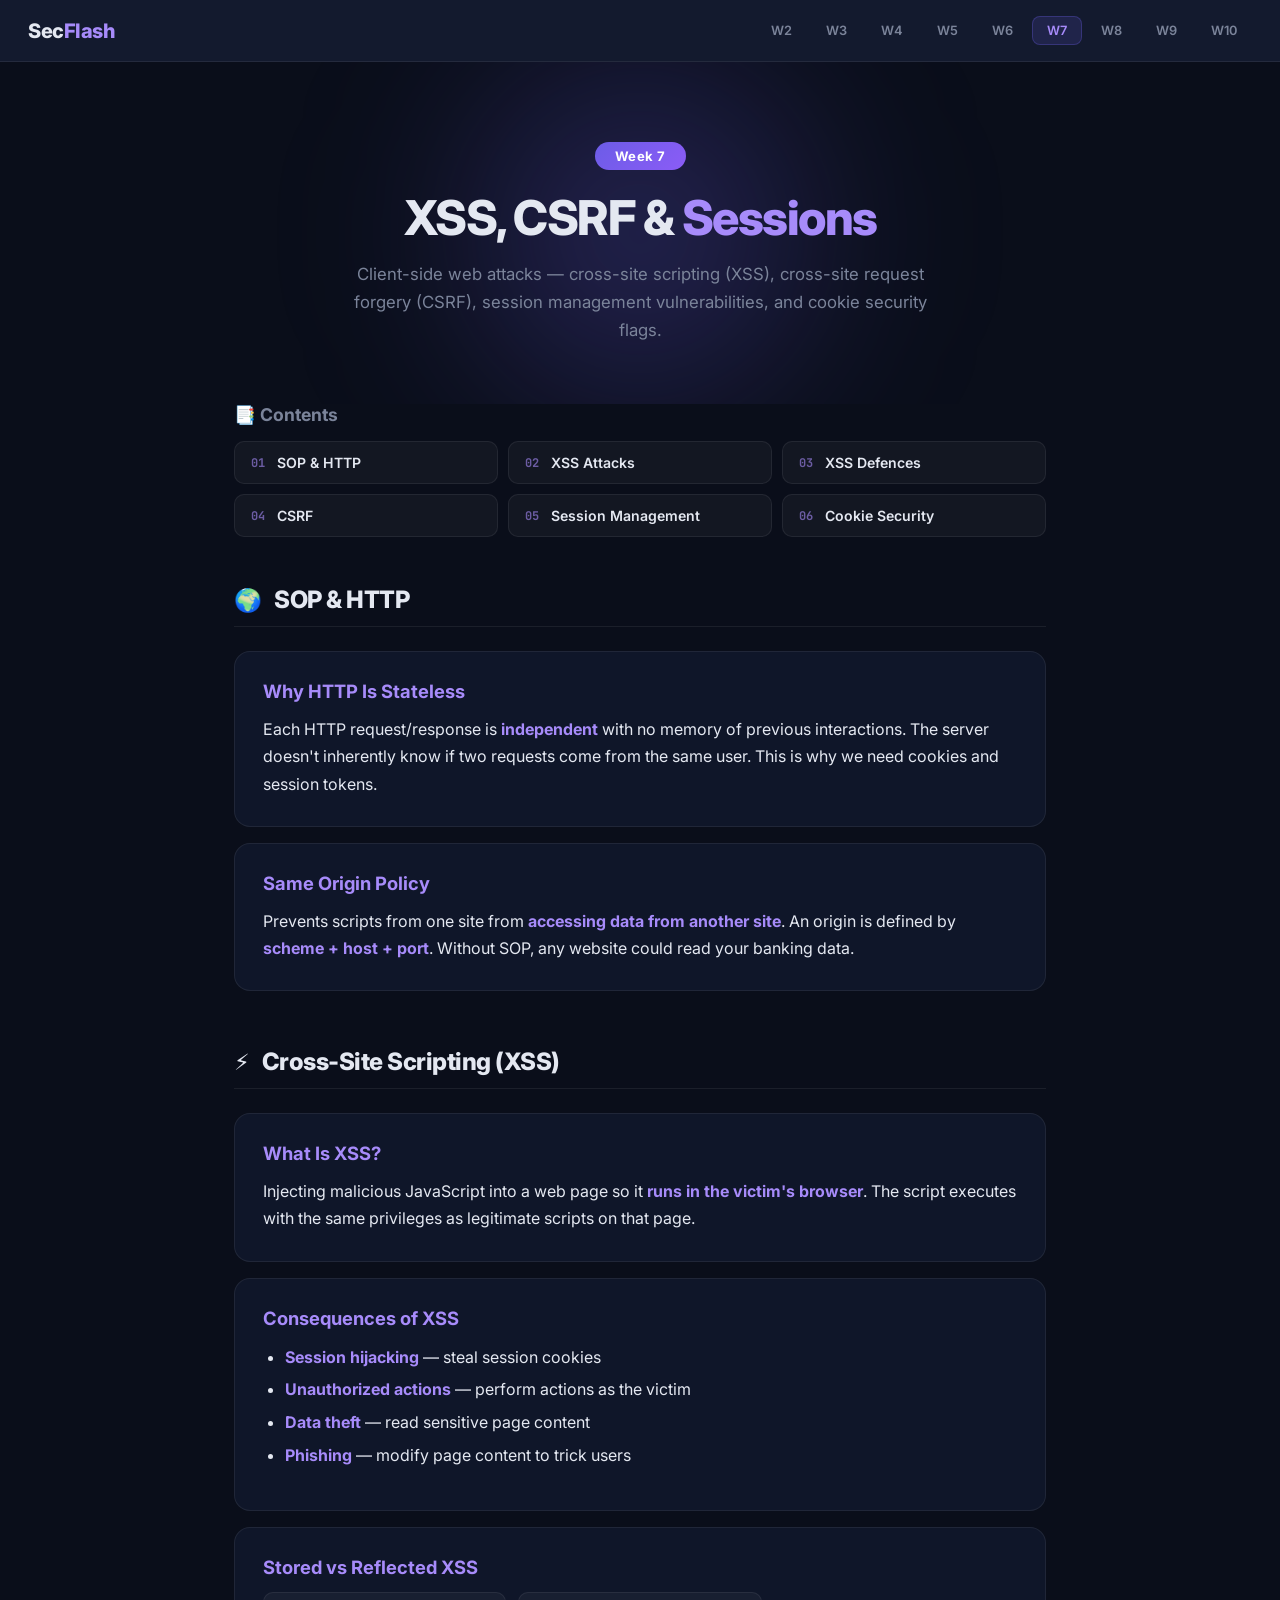
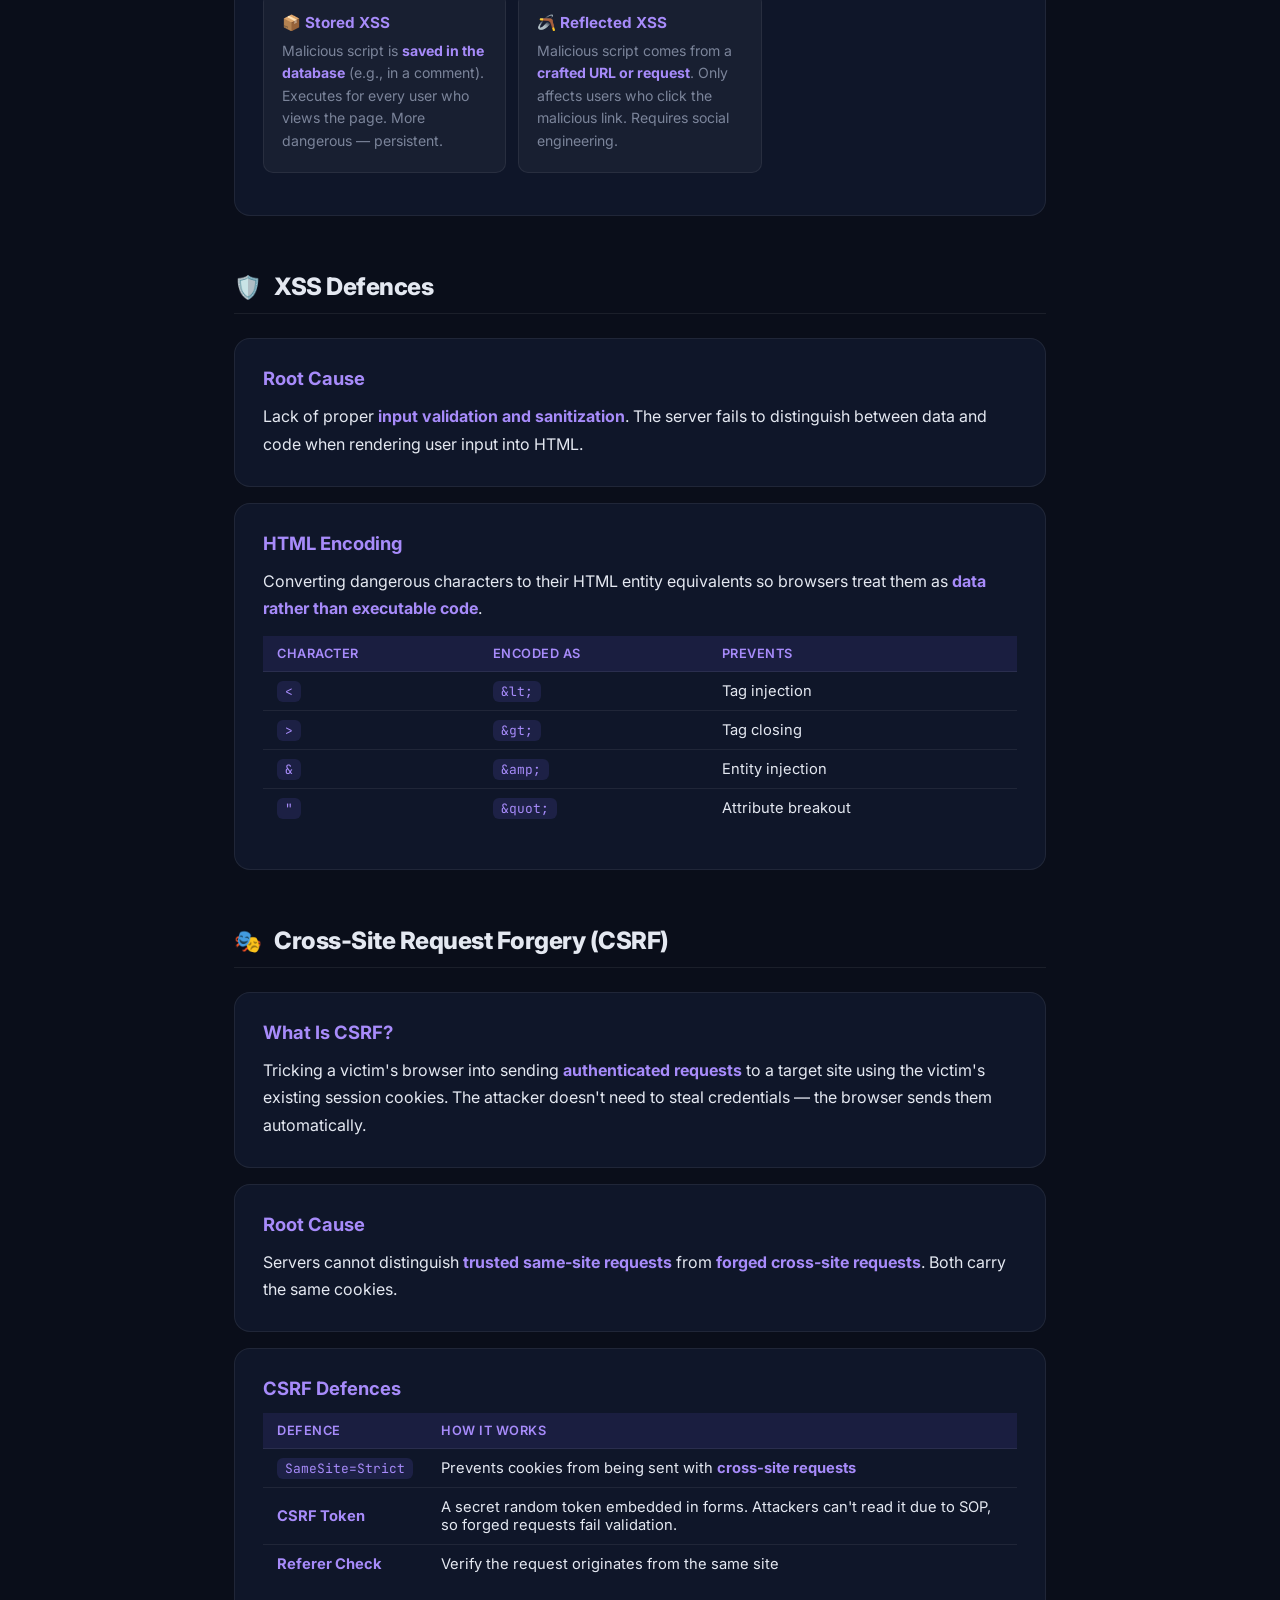
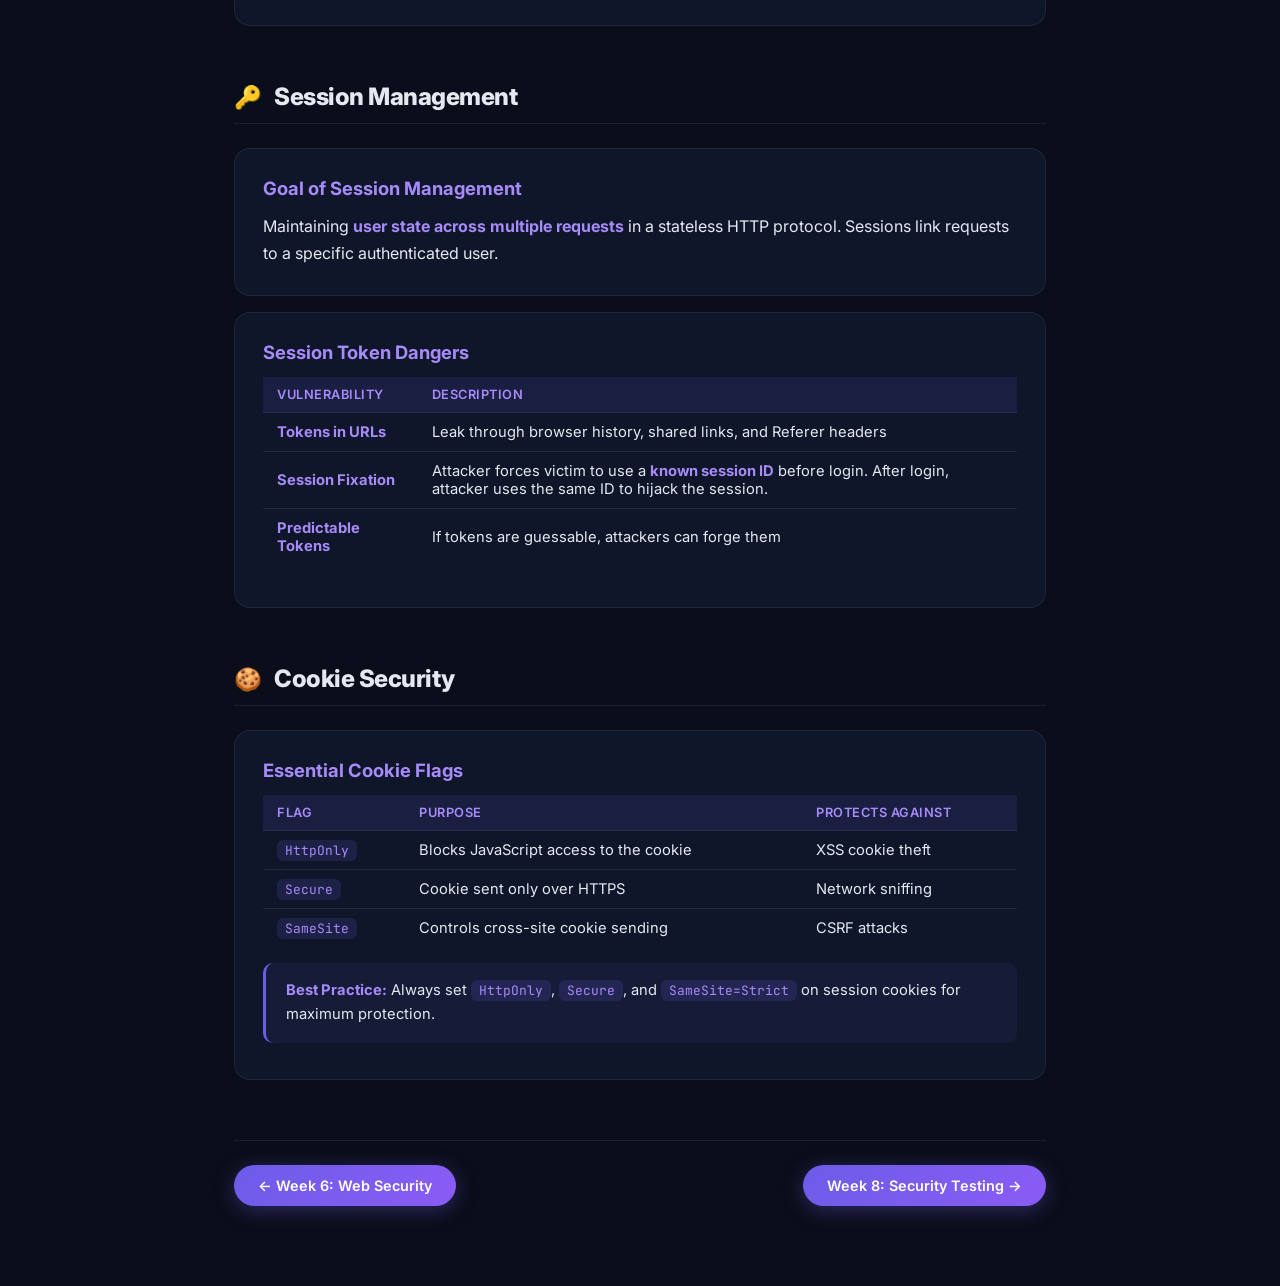
<file: week7.html>
<!DOCTYPE html>
<html lang="en">
<head>
  <meta charset="UTF-8" />
  <meta name="viewport" content="width=device-width, initial-scale=1.0" />
  <meta name="description" content="Week 7 — XSS, CSRF & Sessions. Cross-site scripting, cross-site request forgery, session management, and cookie security." />
  <title>Week 7 — XSS, CSRF & Sessions | SecFlash</title>
  <link rel="preconnect" href="https://fonts.googleapis.com" />
  <link rel="preconnect" href="https://fonts.gstatic.com" crossorigin />
  <link href="https://fonts.googleapis.com/css2?family=Inter:wght@400;500;600;700;800&family=JetBrains+Mono:wght@400;500&display=swap" rel="stylesheet" />
  <link rel="stylesheet" href="style.css" />
  <link rel="stylesheet" href="week-page.css" />
</head>
<body>
  <nav id="week-nav">
    <a href="index.html" class="nav-home">Sec<span class="accent">Flash</span></a>
    <div class="nav-weeks">
      <a href="week2.html" class="nav-week-link">W2</a>
      <a href="week3.html" class="nav-week-link">W3</a>
      <a href="week4.html" class="nav-week-link">W4</a>
      <a href="week5.html" class="nav-week-link">W5</a>
      <a href="week6.html" class="nav-week-link">W6</a>
      <a href="week7.html" class="nav-week-link active">W7</a>
      <a href="week8.html" class="nav-week-link">W8</a>
      <a href="week9.html" class="nav-week-link">W9</a>
      <a href="week10.html" class="nav-week-link">W10</a>
    </div>
  </nav>

  <main class="week-page">
    <header class="week-hero">
      <div class="week-hero-glow"></div>
      <div class="week-hero-content">
        <span class="week-badge">Week 7</span>
        <h1>XSS, CSRF & <span class="accent">Sessions</span></h1>
        <p class="week-hero-sub">Client-side web attacks — cross-site scripting (XSS), cross-site request forgery (CSRF), session management vulnerabilities, and cookie security flags.</p>
      </div>
    </header>

    <section class="toc">
      <h2>📑 Contents</h2>
      <div class="toc-grid">
        <a href="#sop-http" class="toc-item"><span class="toc-num">01</span><span class="toc-title">SOP & HTTP</span></a>
        <a href="#xss" class="toc-item"><span class="toc-num">02</span><span class="toc-title">XSS Attacks</span></a>
        <a href="#xss-defence" class="toc-item"><span class="toc-num">03</span><span class="toc-title">XSS Defences</span></a>
        <a href="#csrf" class="toc-item"><span class="toc-num">04</span><span class="toc-title">CSRF</span></a>
        <a href="#sessions" class="toc-item"><span class="toc-num">05</span><span class="toc-title">Session Management</span></a>
        <a href="#cookies" class="toc-item"><span class="toc-num">06</span><span class="toc-title">Cookie Security</span></a>
      </div>
    </section>

    <!-- SOP & HTTP -->
    <section class="knowledge-section" id="sop-http">
      <div class="section-header"><span class="section-icon">🌍</span><h2>SOP & HTTP</h2></div>
      <div class="knowledge-card">
        <h3>Why HTTP Is Stateless</h3>
        <p>Each HTTP request/response is <strong>independent</strong> with no memory of previous interactions. The server doesn't inherently know if two requests come from the same user. This is why we need cookies and session tokens.</p>
      </div>
      <div class="knowledge-card">
        <h3>Same Origin Policy</h3>
        <p>Prevents scripts from one site from <strong>accessing data from another site</strong>. An origin is defined by <strong>scheme + host + port</strong>. Without SOP, any website could read your banking data.</p>
      </div>
    </section>

    <!-- XSS Attacks -->
    <section class="knowledge-section" id="xss">
      <div class="section-header"><span class="section-icon">⚡</span><h2>Cross-Site Scripting (XSS)</h2></div>
      <div class="knowledge-card">
        <h3>What Is XSS?</h3>
        <p>Injecting malicious JavaScript into a web page so it <strong>runs in the victim's browser</strong>. The script executes with the same privileges as legitimate scripts on that page.</p>
      </div>
      <div class="knowledge-card">
        <h3>Consequences of XSS</h3>
        <ul>
          <li><strong>Session hijacking</strong> — steal session cookies</li>
          <li><strong>Unauthorized actions</strong> — perform actions as the victim</li>
          <li><strong>Data theft</strong> — read sensitive page content</li>
          <li><strong>Phishing</strong> — modify page content to trick users</li>
        </ul>
      </div>
      <div class="knowledge-card">
        <h3>Stored vs Reflected XSS</h3>
        <div class="comparison-grid">
          <div class="comparison-item">
            <h4>📦 Stored XSS</h4>
            <p>Malicious script is <strong>saved in the database</strong> (e.g., in a comment). Executes for every user who views the page. More dangerous — persistent.</p>
          </div>
          <div class="comparison-item">
            <h4>🪃 Reflected XSS</h4>
            <p>Malicious script comes from a <strong>crafted URL or request</strong>. Only affects users who click the malicious link. Requires social engineering.</p>
          </div>
        </div>
      </div>
    </section>

    <!-- XSS Defences -->
    <section class="knowledge-section" id="xss-defence">
      <div class="section-header"><span class="section-icon">🛡️</span><h2>XSS Defences</h2></div>
      <div class="knowledge-card">
        <h3>Root Cause</h3>
        <p>Lack of proper <strong>input validation and sanitization</strong>. The server fails to distinguish between data and code when rendering user input into HTML.</p>
      </div>
      <div class="knowledge-card">
        <h3>HTML Encoding</h3>
        <p>Converting dangerous characters to their HTML entity equivalents so browsers treat them as <strong>data rather than executable code</strong>.</p>
        <table class="info-table">
          <thead><tr><th>Character</th><th>Encoded As</th><th>Prevents</th></tr></thead>
          <tbody>
            <tr><td><code>&lt;</code></td><td><code>&amp;lt;</code></td><td>Tag injection</td></tr>
            <tr><td><code>&gt;</code></td><td><code>&amp;gt;</code></td><td>Tag closing</td></tr>
            <tr><td><code>&amp;</code></td><td><code>&amp;amp;</code></td><td>Entity injection</td></tr>
            <tr><td><code>"</code></td><td><code>&amp;quot;</code></td><td>Attribute breakout</td></tr>
          </tbody>
        </table>
      </div>
    </section>

    <!-- CSRF -->
    <section class="knowledge-section" id="csrf">
      <div class="section-header"><span class="section-icon">🎭</span><h2>Cross-Site Request Forgery (CSRF)</h2></div>
      <div class="knowledge-card">
        <h3>What Is CSRF?</h3>
        <p>Tricking a victim's browser into sending <strong>authenticated requests</strong> to a target site using the victim's existing session cookies. The attacker doesn't need to steal credentials — the browser sends them automatically.</p>
      </div>
      <div class="knowledge-card">
        <h3>Root Cause</h3>
        <p>Servers cannot distinguish <strong>trusted same-site requests</strong> from <strong>forged cross-site requests</strong>. Both carry the same cookies.</p>
      </div>
      <div class="knowledge-card">
        <h3>CSRF Defences</h3>
        <table class="info-table">
          <thead><tr><th>Defence</th><th>How It Works</th></tr></thead>
          <tbody>
            <tr><td><code>SameSite=Strict</code></td><td>Prevents cookies from being sent with <strong>cross-site requests</strong></td></tr>
            <tr><td><strong>CSRF Token</strong></td><td>A secret random token embedded in forms. Attackers can't read it due to SOP, so forged requests fail validation.</td></tr>
            <tr><td><strong>Referer Check</strong></td><td>Verify the request originates from the same site</td></tr>
          </tbody>
        </table>
      </div>
    </section>

    <!-- Session Management -->
    <section class="knowledge-section" id="sessions">
      <div class="section-header"><span class="section-icon">🔑</span><h2>Session Management</h2></div>
      <div class="knowledge-card">
        <h3>Goal of Session Management</h3>
        <p>Maintaining <strong>user state across multiple requests</strong> in a stateless HTTP protocol. Sessions link requests to a specific authenticated user.</p>
      </div>
      <div class="knowledge-card">
        <h3>Session Token Dangers</h3>
        <table class="info-table">
          <thead><tr><th>Vulnerability</th><th>Description</th></tr></thead>
          <tbody>
            <tr><td><strong>Tokens in URLs</strong></td><td>Leak through browser history, shared links, and Referer headers</td></tr>
            <tr><td><strong>Session Fixation</strong></td><td>Attacker forces victim to use a <strong>known session ID</strong> before login. After login, attacker uses the same ID to hijack the session.</td></tr>
            <tr><td><strong>Predictable Tokens</strong></td><td>If tokens are guessable, attackers can forge them</td></tr>
          </tbody>
        </table>
      </div>
    </section>

    <!-- Cookie Security -->
    <section class="knowledge-section" id="cookies">
      <div class="section-header"><span class="section-icon">🍪</span><h2>Cookie Security</h2></div>
      <div class="knowledge-card">
        <h3>Essential Cookie Flags</h3>
        <table class="info-table">
          <thead><tr><th>Flag</th><th>Purpose</th><th>Protects Against</th></tr></thead>
          <tbody>
            <tr><td><code>HttpOnly</code></td><td>Blocks JavaScript access to the cookie</td><td>XSS cookie theft</td></tr>
            <tr><td><code>Secure</code></td><td>Cookie sent only over HTTPS</td><td>Network sniffing</td></tr>
            <tr><td><code>SameSite</code></td><td>Controls cross-site cookie sending</td><td>CSRF attacks</td></tr>
          </tbody>
        </table>
        <div class="callout callout-info"><strong>Best Practice:</strong> Always set <code>HttpOnly</code>, <code>Secure</code>, and <code>SameSite=Strict</code> on session cookies for maximum protection.</div>
      </div>
    </section>

    <div class="week-nav-bottom">
      <a href="week6.html" class="week-nav-link">← Week 6: Web Security</a>
      <a href="week8.html" class="week-nav-link">Week 8: Security Testing →</a>
    </div>
  </main>
</body>
</html>
</file>
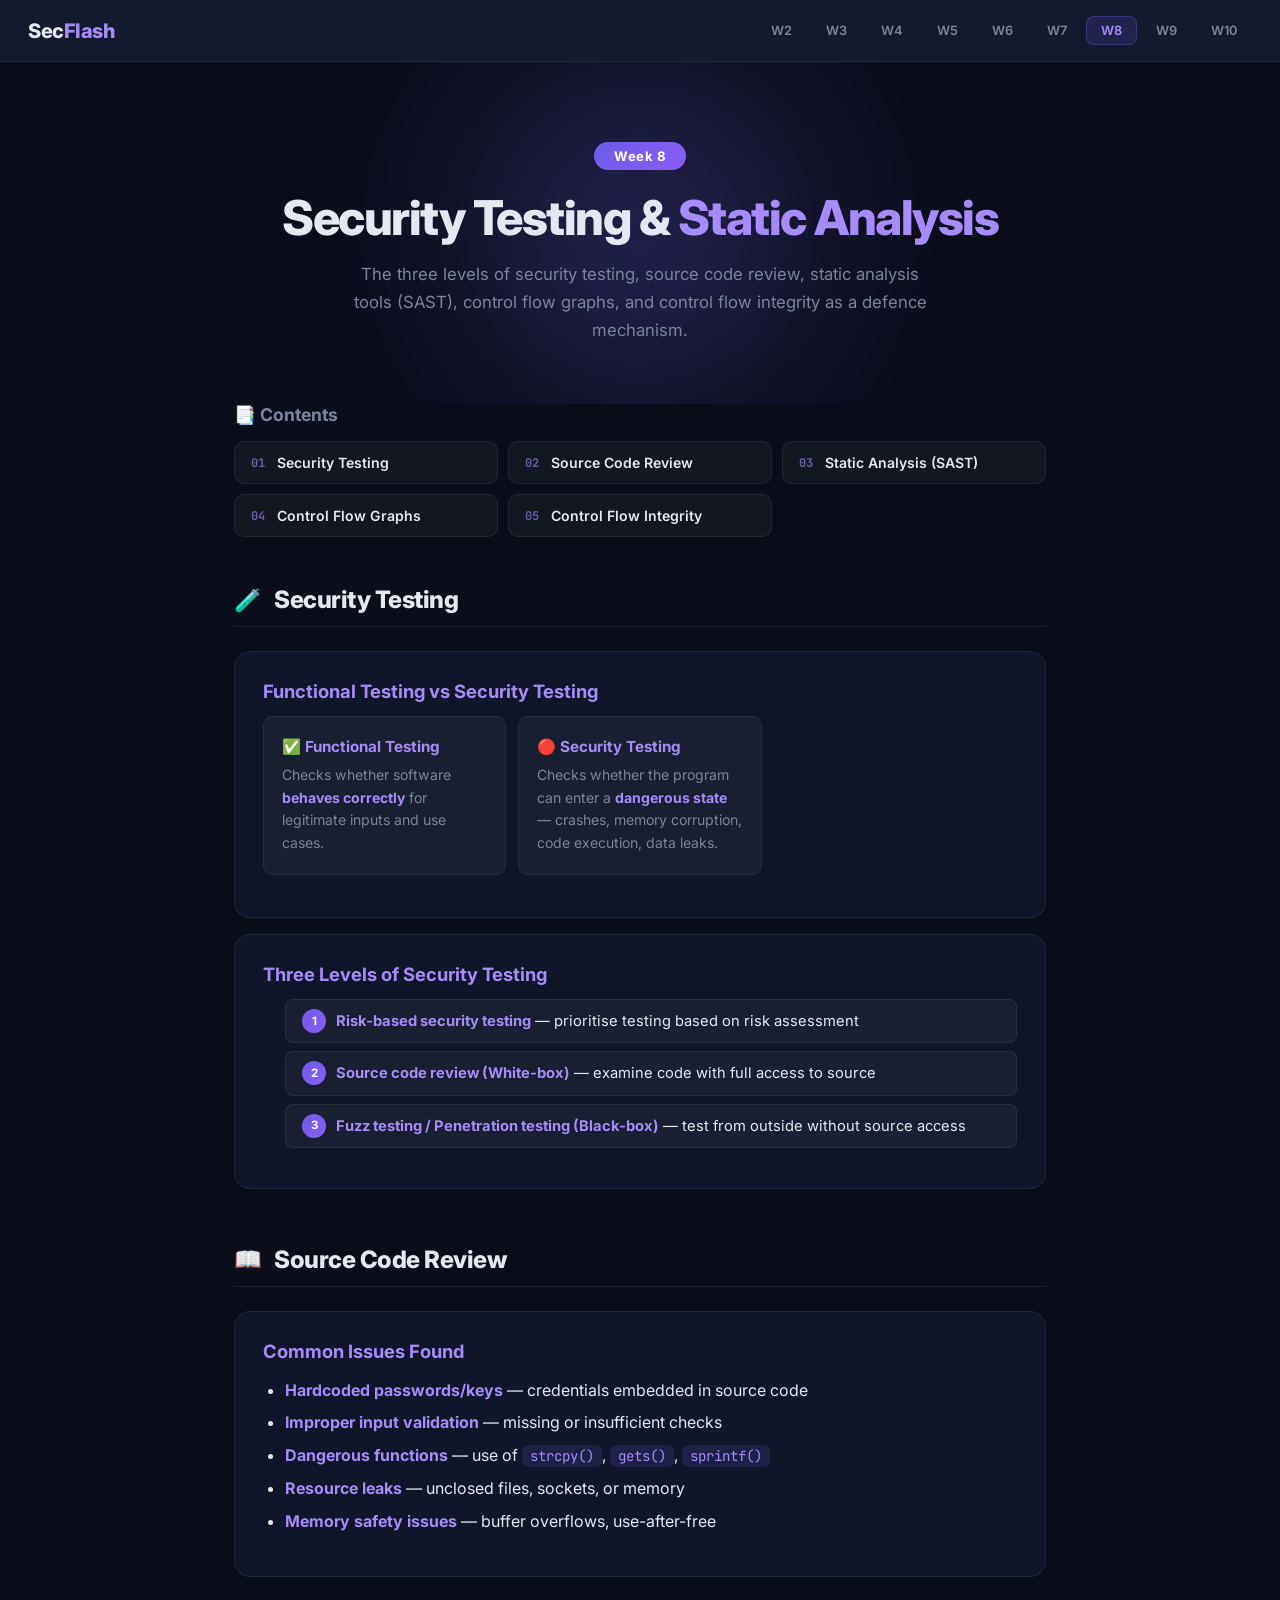
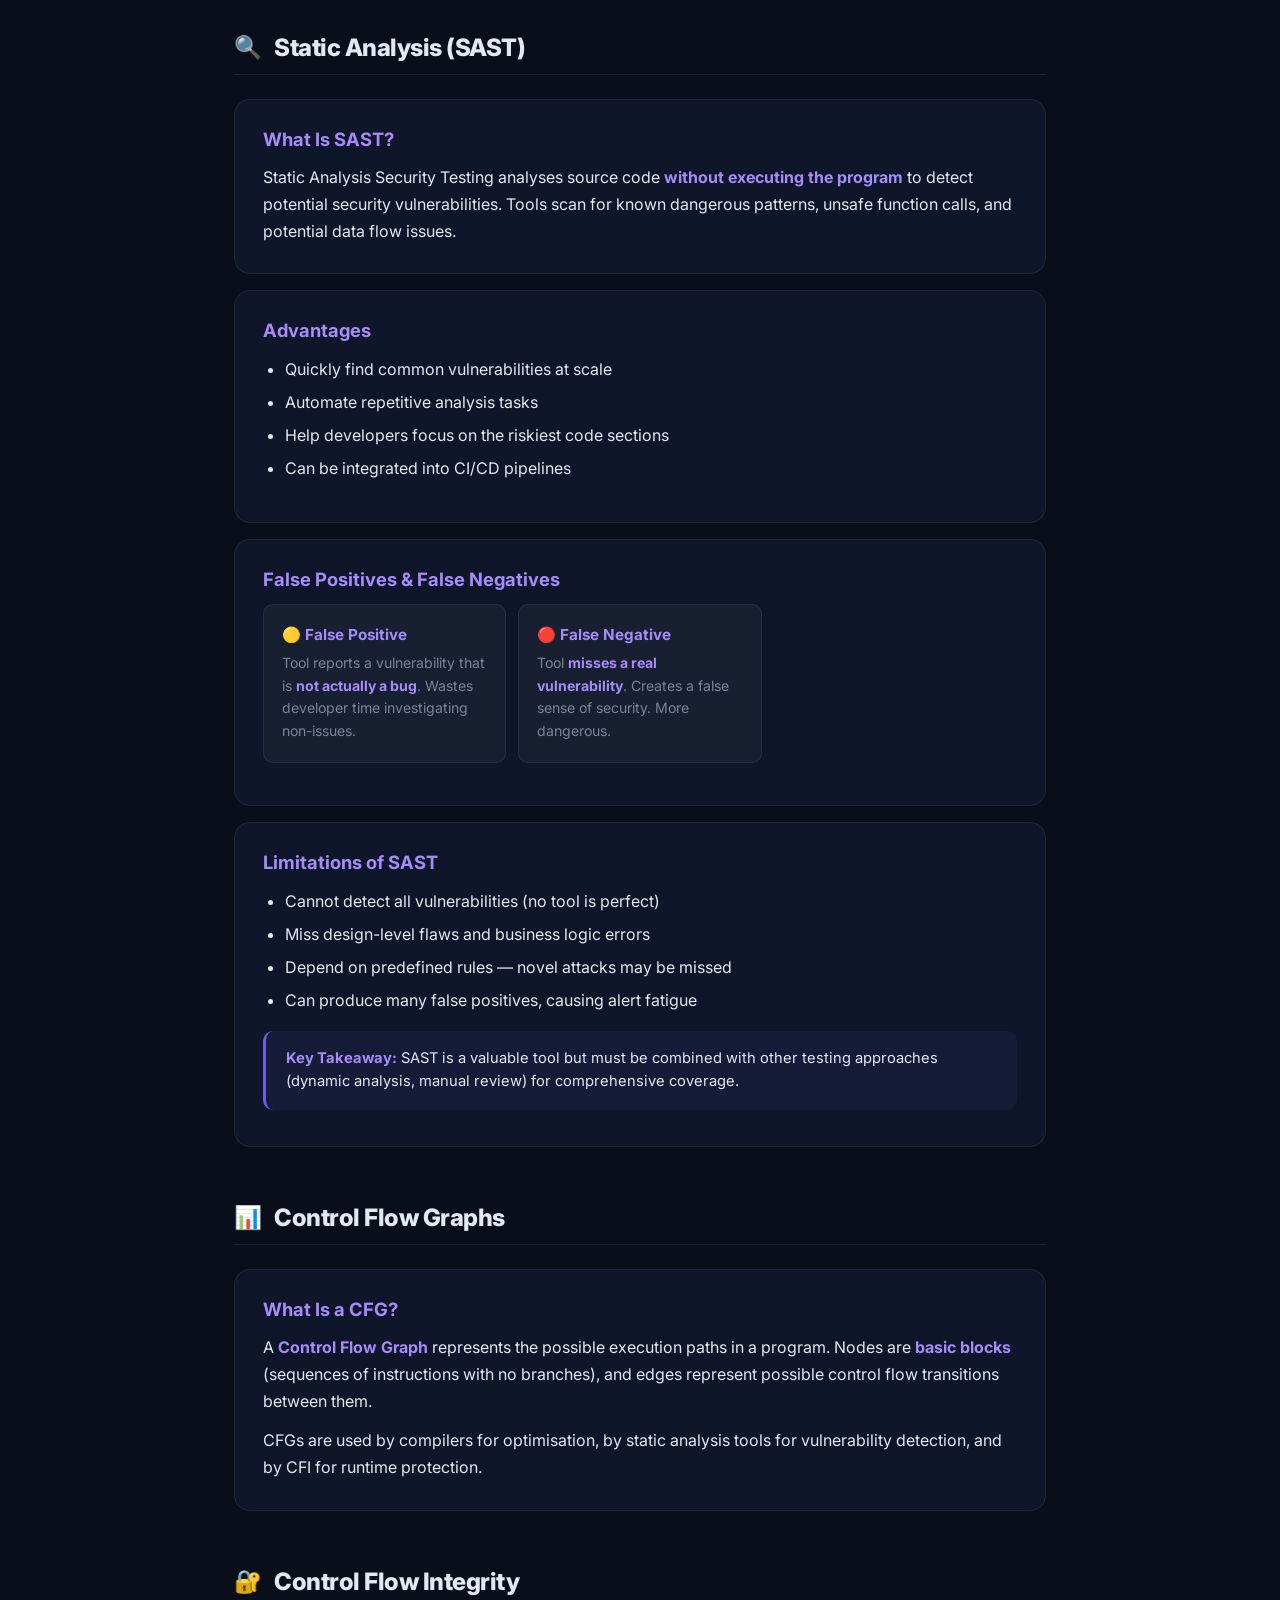
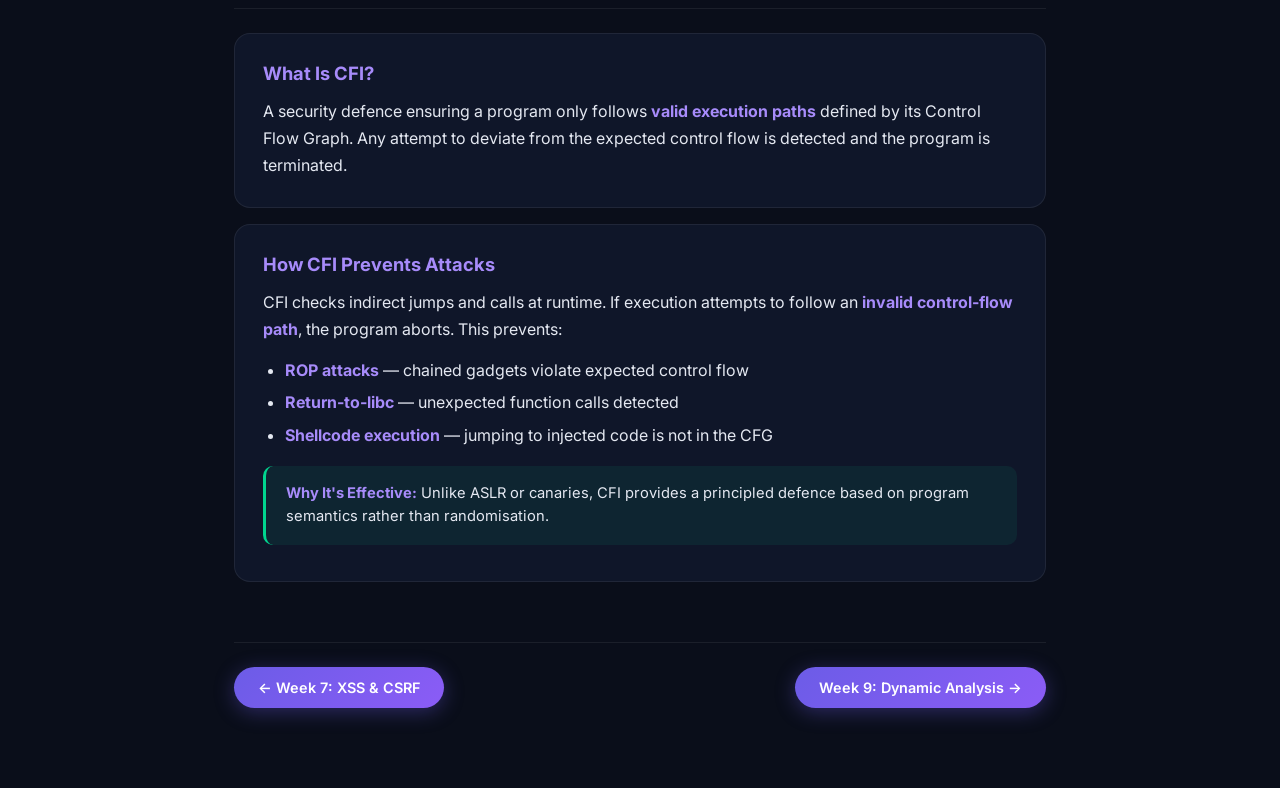
<file: week8.html>
<!DOCTYPE html>
<html lang="en">
<head>
  <meta charset="UTF-8" />
  <meta name="viewport" content="width=device-width, initial-scale=1.0" />
  <meta name="description" content="Week 8 — Security Testing & Static Analysis. Source code review, SAST, control flow graphs, and control flow integrity." />
  <title>Week 8 — Security Testing & Static Analysis | SecFlash</title>
  <link rel="preconnect" href="https://fonts.googleapis.com" />
  <link rel="preconnect" href="https://fonts.gstatic.com" crossorigin />
  <link href="https://fonts.googleapis.com/css2?family=Inter:wght@400;500;600;700;800&family=JetBrains+Mono:wght@400;500&display=swap" rel="stylesheet" />
  <link rel="stylesheet" href="style.css" />
  <link rel="stylesheet" href="week-page.css" />
</head>
<body>
  <nav id="week-nav">
    <a href="index.html" class="nav-home">Sec<span class="accent">Flash</span></a>
    <div class="nav-weeks">
      <a href="week2.html" class="nav-week-link">W2</a>
      <a href="week3.html" class="nav-week-link">W3</a>
      <a href="week4.html" class="nav-week-link">W4</a>
      <a href="week5.html" class="nav-week-link">W5</a>
      <a href="week6.html" class="nav-week-link">W6</a>
      <a href="week7.html" class="nav-week-link">W7</a>
      <a href="week8.html" class="nav-week-link active">W8</a>
      <a href="week9.html" class="nav-week-link">W9</a>
      <a href="week10.html" class="nav-week-link">W10</a>
    </div>
  </nav>

  <main class="week-page">
    <header class="week-hero">
      <div class="week-hero-glow"></div>
      <div class="week-hero-content">
        <span class="week-badge">Week 8</span>
        <h1>Security Testing & <span class="accent">Static Analysis</span></h1>
        <p class="week-hero-sub">The three levels of security testing, source code review, static analysis tools (SAST), control flow graphs, and control flow integrity as a defence mechanism.</p>
      </div>
    </header>

    <section class="toc">
      <h2>📑 Contents</h2>
      <div class="toc-grid">
        <a href="#sec-testing" class="toc-item"><span class="toc-num">01</span><span class="toc-title">Security Testing</span></a>
        <a href="#code-review" class="toc-item"><span class="toc-num">02</span><span class="toc-title">Source Code Review</span></a>
        <a href="#sast" class="toc-item"><span class="toc-num">03</span><span class="toc-title">Static Analysis (SAST)</span></a>
        <a href="#cfg" class="toc-item"><span class="toc-num">04</span><span class="toc-title">Control Flow Graphs</span></a>
        <a href="#cfi" class="toc-item"><span class="toc-num">05</span><span class="toc-title">Control Flow Integrity</span></a>
      </div>
    </section>

    <!-- Security Testing -->
    <section class="knowledge-section" id="sec-testing">
      <div class="section-header"><span class="section-icon">🧪</span><h2>Security Testing</h2></div>
      <div class="knowledge-card">
        <h3>Functional Testing vs Security Testing</h3>
        <div class="comparison-grid">
          <div class="comparison-item">
            <h4>✅ Functional Testing</h4>
            <p>Checks whether software <strong>behaves correctly</strong> for legitimate inputs and use cases.</p>
          </div>
          <div class="comparison-item">
            <h4>🔴 Security Testing</h4>
            <p>Checks whether the program can enter a <strong>dangerous state</strong> — crashes, memory corruption, code execution, data leaks.</p>
          </div>
        </div>
      </div>
      <div class="knowledge-card">
        <h3>Three Levels of Security Testing</h3>
        <ol class="step-list">
          <li><strong>Risk-based security testing</strong> — prioritise testing based on risk assessment</li>
          <li><strong>Source code review (White-box)</strong> — examine code with full access to source</li>
          <li><strong>Fuzz testing / Penetration testing (Black-box)</strong> — test from outside without source access</li>
        </ol>
      </div>
    </section>

    <!-- Source Code Review -->
    <section class="knowledge-section" id="code-review">
      <div class="section-header"><span class="section-icon">📖</span><h2>Source Code Review</h2></div>
      <div class="knowledge-card">
        <h3>Common Issues Found</h3>
        <ul>
          <li><strong>Hardcoded passwords/keys</strong> — credentials embedded in source code</li>
          <li><strong>Improper input validation</strong> — missing or insufficient checks</li>
          <li><strong>Dangerous functions</strong> — use of <code>strcpy()</code>, <code>gets()</code>, <code>sprintf()</code></li>
          <li><strong>Resource leaks</strong> — unclosed files, sockets, or memory</li>
          <li><strong>Memory safety issues</strong> — buffer overflows, use-after-free</li>
        </ul>
      </div>
    </section>

    <!-- SAST -->
    <section class="knowledge-section" id="sast">
      <div class="section-header"><span class="section-icon">🔍</span><h2>Static Analysis (SAST)</h2></div>
      <div class="knowledge-card">
        <h3>What Is SAST?</h3>
        <p>Static Analysis Security Testing analyses source code <strong>without executing the program</strong> to detect potential security vulnerabilities. Tools scan for known dangerous patterns, unsafe function calls, and potential data flow issues.</p>
      </div>
      <div class="knowledge-card">
        <h3>Advantages</h3>
        <ul>
          <li>Quickly find common vulnerabilities at scale</li>
          <li>Automate repetitive analysis tasks</li>
          <li>Help developers focus on the riskiest code sections</li>
          <li>Can be integrated into CI/CD pipelines</li>
        </ul>
      </div>
      <div class="knowledge-card">
        <h3>False Positives & False Negatives</h3>
        <div class="comparison-grid">
          <div class="comparison-item">
            <h4>🟡 False Positive</h4>
            <p>Tool reports a vulnerability that is <strong>not actually a bug</strong>. Wastes developer time investigating non-issues.</p>
          </div>
          <div class="comparison-item">
            <h4>🔴 False Negative</h4>
            <p>Tool <strong>misses a real vulnerability</strong>. Creates a false sense of security. More dangerous.</p>
          </div>
        </div>
      </div>
      <div class="knowledge-card">
        <h3>Limitations of SAST</h3>
        <ul>
          <li>Cannot detect all vulnerabilities (no tool is perfect)</li>
          <li>Miss design-level flaws and business logic errors</li>
          <li>Depend on predefined rules — novel attacks may be missed</li>
          <li>Can produce many false positives, causing alert fatigue</li>
        </ul>
        <div class="callout callout-info"><strong>Key Takeaway:</strong> SAST is a valuable tool but must be combined with other testing approaches (dynamic analysis, manual review) for comprehensive coverage.</div>
      </div>
    </section>

    <!-- Control Flow Graphs -->
    <section class="knowledge-section" id="cfg">
      <div class="section-header"><span class="section-icon">📊</span><h2>Control Flow Graphs</h2></div>
      <div class="knowledge-card">
        <h3>What Is a CFG?</h3>
        <p>A <strong>Control Flow Graph</strong> represents the possible execution paths in a program. Nodes are <strong>basic blocks</strong> (sequences of instructions with no branches), and edges represent possible control flow transitions between them.</p>
        <p>CFGs are used by compilers for optimisation, by static analysis tools for vulnerability detection, and by CFI for runtime protection.</p>
      </div>
    </section>

    <!-- Control Flow Integrity -->
    <section class="knowledge-section" id="cfi">
      <div class="section-header"><span class="section-icon">🔐</span><h2>Control Flow Integrity</h2></div>
      <div class="knowledge-card">
        <h3>What Is CFI?</h3>
        <p>A security defence ensuring a program only follows <strong>valid execution paths</strong> defined by its Control Flow Graph. Any attempt to deviate from the expected control flow is detected and the program is terminated.</p>
      </div>
      <div class="knowledge-card">
        <h3>How CFI Prevents Attacks</h3>
        <p>CFI checks indirect jumps and calls at runtime. If execution attempts to follow an <strong>invalid control-flow path</strong>, the program aborts. This prevents:</p>
        <ul>
          <li><strong>ROP attacks</strong> — chained gadgets violate expected control flow</li>
          <li><strong>Return-to-libc</strong> — unexpected function calls detected</li>
          <li><strong>Shellcode execution</strong> — jumping to injected code is not in the CFG</li>
        </ul>
        <div class="callout callout-success"><strong>Why It's Effective:</strong> Unlike ASLR or canaries, CFI provides a principled defence based on program semantics rather than randomisation.</div>
      </div>
    </section>

    <div class="week-nav-bottom">
      <a href="week7.html" class="week-nav-link">← Week 7: XSS & CSRF</a>
      <a href="week9.html" class="week-nav-link">Week 9: Dynamic Analysis →</a>
    </div>
  </main>
</body>
</html>
</file>
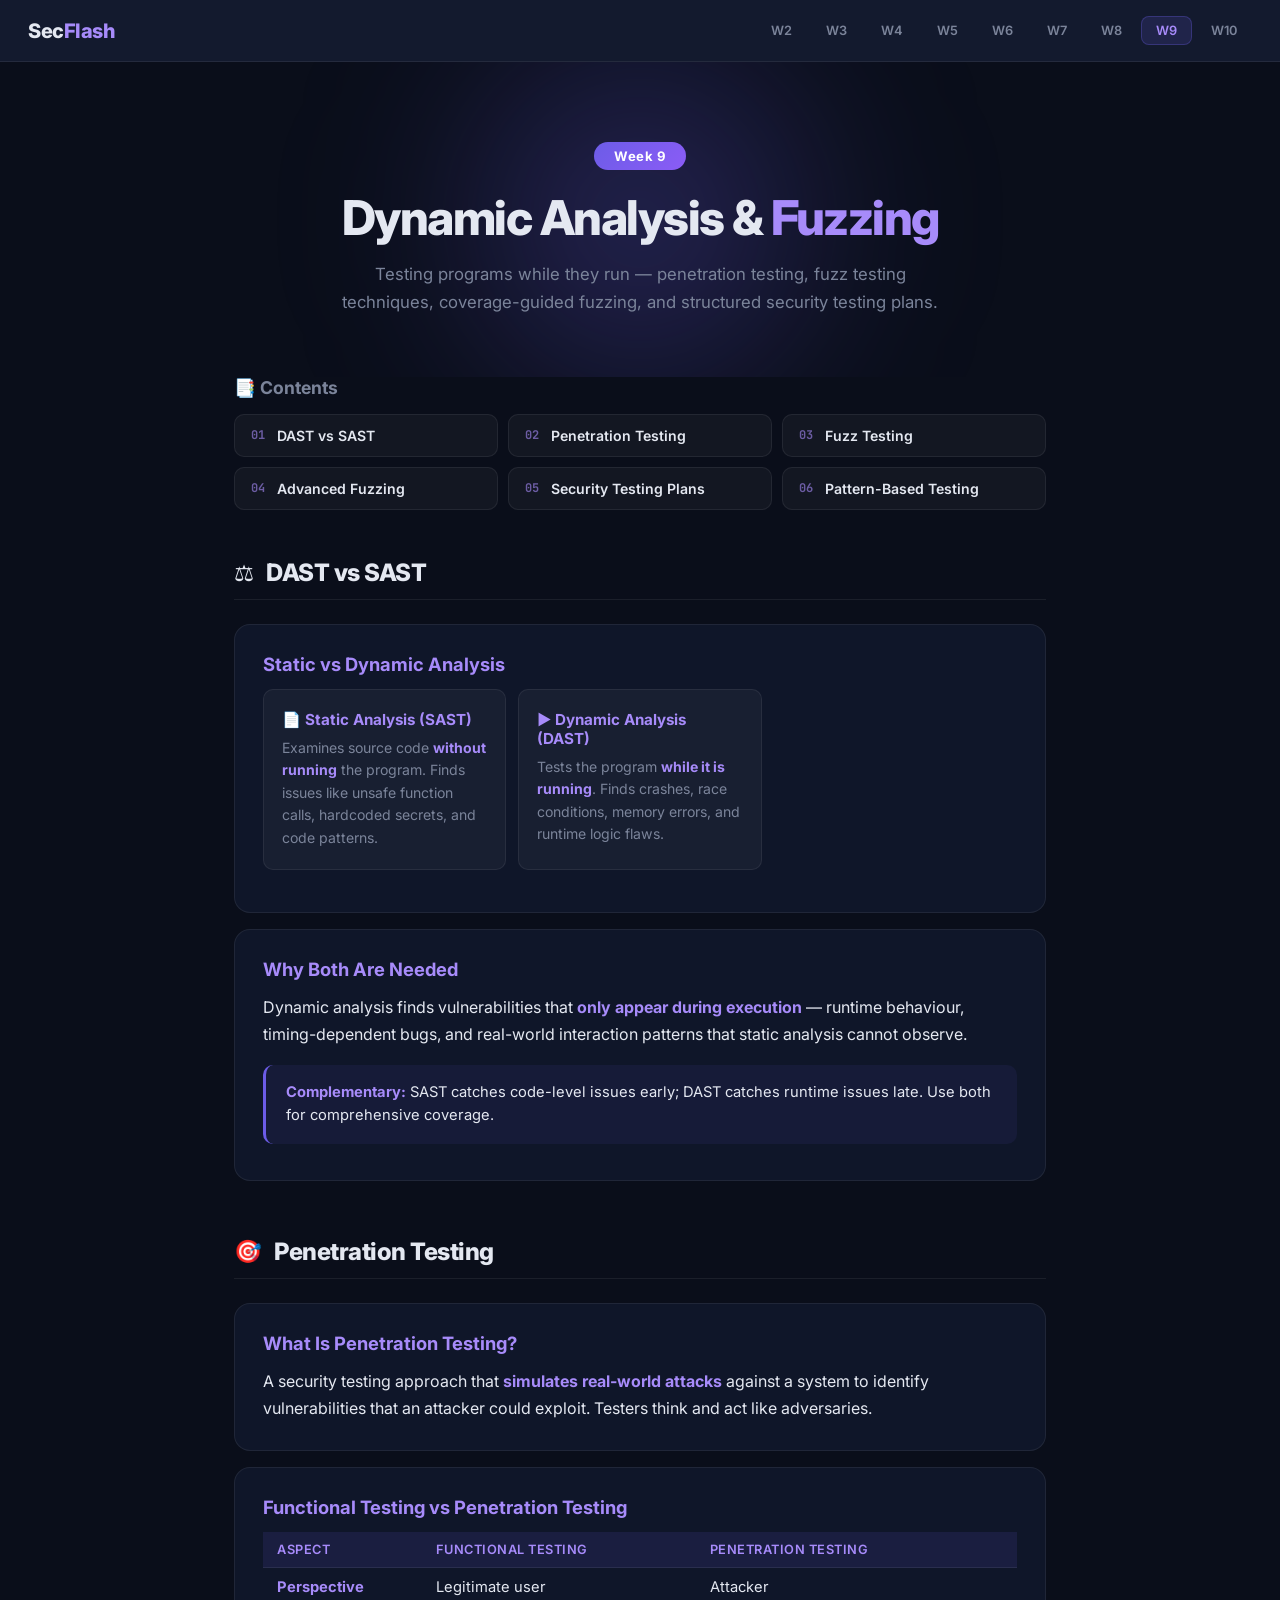
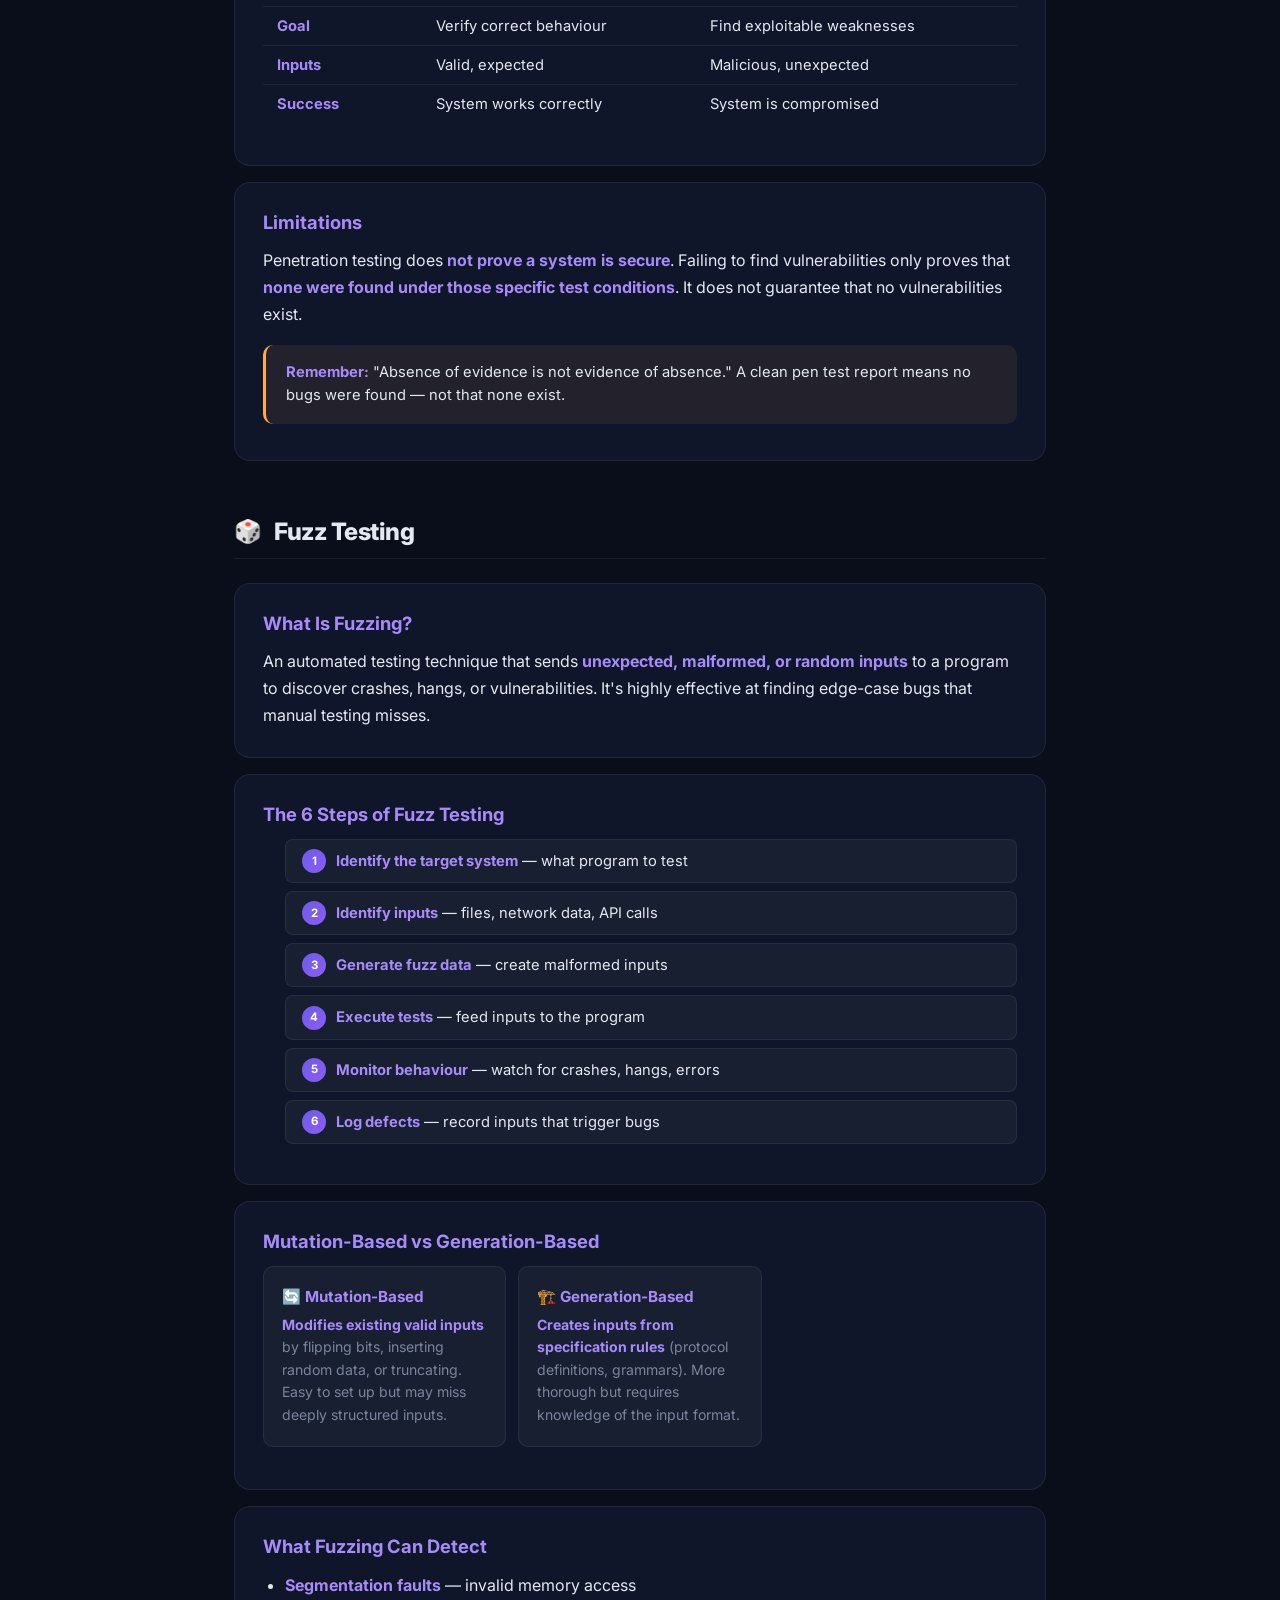
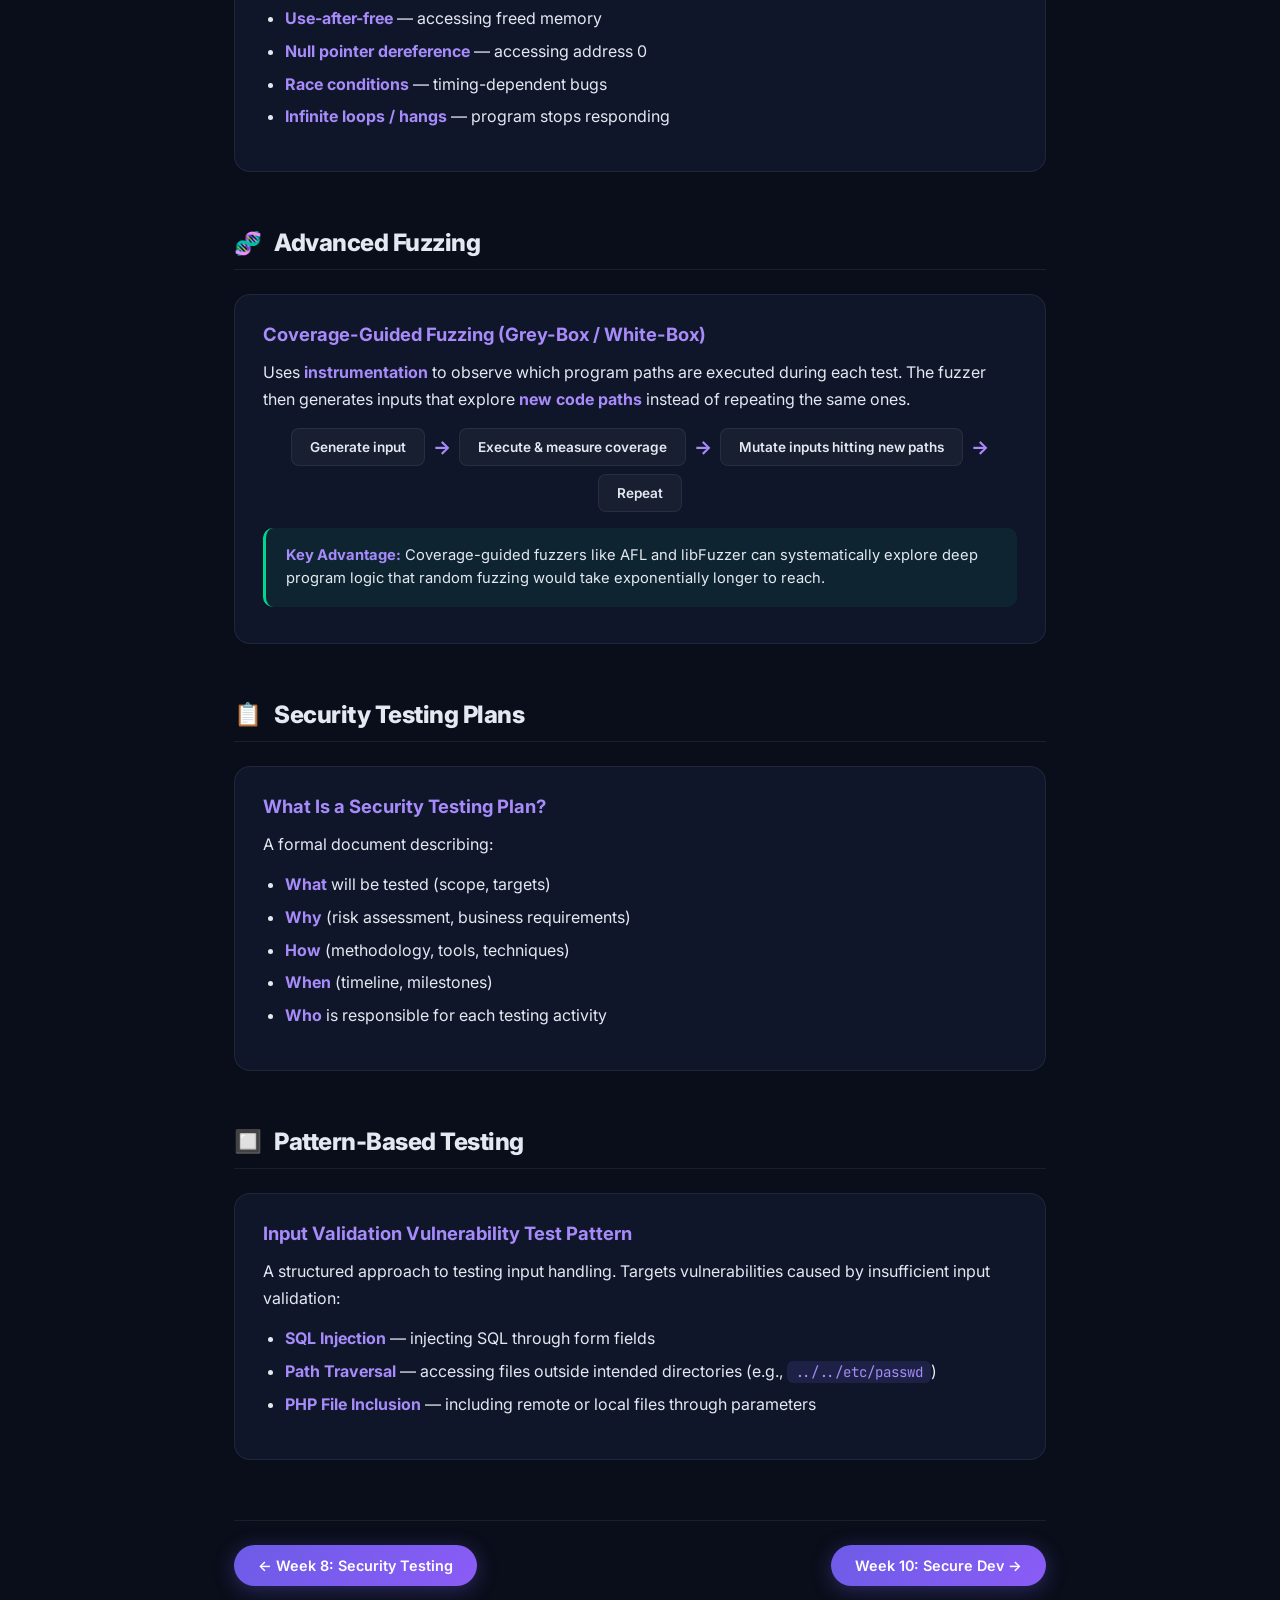
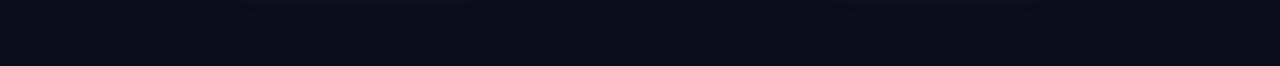
<file: week9.html>
<!DOCTYPE html>
<html lang="en">
<head>
  <meta charset="UTF-8" />
  <meta name="viewport" content="width=device-width, initial-scale=1.0" />
  <meta name="description" content="Week 9 — Dynamic Analysis & Fuzzing. Penetration testing, fuzz testing, mutation vs generation-based fuzzing, and security testing plans." />
  <title>Week 9 — Dynamic Analysis & Fuzzing | SecFlash</title>
  <link rel="preconnect" href="https://fonts.googleapis.com" />
  <link rel="preconnect" href="https://fonts.gstatic.com" crossorigin />
  <link href="https://fonts.googleapis.com/css2?family=Inter:wght@400;500;600;700;800&family=JetBrains+Mono:wght@400;500&display=swap" rel="stylesheet" />
  <link rel="stylesheet" href="style.css" />
  <link rel="stylesheet" href="week-page.css" />
</head>
<body>
  <nav id="week-nav">
    <a href="index.html" class="nav-home">Sec<span class="accent">Flash</span></a>
    <div class="nav-weeks">
      <a href="week2.html" class="nav-week-link">W2</a>
      <a href="week3.html" class="nav-week-link">W3</a>
      <a href="week4.html" class="nav-week-link">W4</a>
      <a href="week5.html" class="nav-week-link">W5</a>
      <a href="week6.html" class="nav-week-link">W6</a>
      <a href="week7.html" class="nav-week-link">W7</a>
      <a href="week8.html" class="nav-week-link">W8</a>
      <a href="week9.html" class="nav-week-link active">W9</a>
      <a href="week10.html" class="nav-week-link">W10</a>
    </div>
  </nav>

  <main class="week-page">
    <header class="week-hero">
      <div class="week-hero-glow"></div>
      <div class="week-hero-content">
        <span class="week-badge">Week 9</span>
        <h1>Dynamic Analysis & <span class="accent">Fuzzing</span></h1>
        <p class="week-hero-sub">Testing programs while they run — penetration testing, fuzz testing techniques, coverage-guided fuzzing, and structured security testing plans.</p>
      </div>
    </header>

    <section class="toc">
      <h2>📑 Contents</h2>
      <div class="toc-grid">
        <a href="#dast-vs-sast" class="toc-item"><span class="toc-num">01</span><span class="toc-title">DAST vs SAST</span></a>
        <a href="#pen-testing" class="toc-item"><span class="toc-num">02</span><span class="toc-title">Penetration Testing</span></a>
        <a href="#fuzzing" class="toc-item"><span class="toc-num">03</span><span class="toc-title">Fuzz Testing</span></a>
        <a href="#advanced-fuzz" class="toc-item"><span class="toc-num">04</span><span class="toc-title">Advanced Fuzzing</span></a>
        <a href="#test-plans" class="toc-item"><span class="toc-num">05</span><span class="toc-title">Security Testing Plans</span></a>
        <a href="#patterns" class="toc-item"><span class="toc-num">06</span><span class="toc-title">Pattern-Based Testing</span></a>
      </div>
    </section>

    <!-- DAST vs SAST -->
    <section class="knowledge-section" id="dast-vs-sast">
      <div class="section-header"><span class="section-icon">⚖️</span><h2>DAST vs SAST</h2></div>
      <div class="knowledge-card">
        <h3>Static vs Dynamic Analysis</h3>
        <div class="comparison-grid">
          <div class="comparison-item">
            <h4>📄 Static Analysis (SAST)</h4>
            <p>Examines source code <strong>without running</strong> the program. Finds issues like unsafe function calls, hardcoded secrets, and code patterns.</p>
          </div>
          <div class="comparison-item">
            <h4>▶️ Dynamic Analysis (DAST)</h4>
            <p>Tests the program <strong>while it is running</strong>. Finds crashes, race conditions, memory errors, and runtime logic flaws.</p>
          </div>
        </div>
      </div>
      <div class="knowledge-card">
        <h3>Why Both Are Needed</h3>
        <p>Dynamic analysis finds vulnerabilities that <strong>only appear during execution</strong> — runtime behaviour, timing-dependent bugs, and real-world interaction patterns that static analysis cannot observe.</p>
        <div class="callout callout-info"><strong>Complementary:</strong> SAST catches code-level issues early; DAST catches runtime issues late. Use both for comprehensive coverage.</div>
      </div>
    </section>

    <!-- Penetration Testing -->
    <section class="knowledge-section" id="pen-testing">
      <div class="section-header"><span class="section-icon">🎯</span><h2>Penetration Testing</h2></div>
      <div class="knowledge-card">
        <h3>What Is Penetration Testing?</h3>
        <p>A security testing approach that <strong>simulates real-world attacks</strong> against a system to identify vulnerabilities that an attacker could exploit. Testers think and act like adversaries.</p>
      </div>
      <div class="knowledge-card">
        <h3>Functional Testing vs Penetration Testing</h3>
        <table class="info-table">
          <thead><tr><th>Aspect</th><th>Functional Testing</th><th>Penetration Testing</th></tr></thead>
          <tbody>
            <tr><td><strong>Perspective</strong></td><td>Legitimate user</td><td>Attacker</td></tr>
            <tr><td><strong>Goal</strong></td><td>Verify correct behaviour</td><td>Find exploitable weaknesses</td></tr>
            <tr><td><strong>Inputs</strong></td><td>Valid, expected</td><td>Malicious, unexpected</td></tr>
            <tr><td><strong>Success</strong></td><td>System works correctly</td><td>System is compromised</td></tr>
          </tbody>
        </table>
      </div>
      <div class="knowledge-card">
        <h3>Limitations</h3>
        <p>Penetration testing does <strong>not prove a system is secure</strong>. Failing to find vulnerabilities only proves that <strong>none were found under those specific test conditions</strong>. It does not guarantee that no vulnerabilities exist.</p>
        <div class="callout callout-warning"><strong>Remember:</strong> "Absence of evidence is not evidence of absence." A clean pen test report means no bugs were found — not that none exist.</div>
      </div>
    </section>

    <!-- Fuzz Testing -->
    <section class="knowledge-section" id="fuzzing">
      <div class="section-header"><span class="section-icon">🎲</span><h2>Fuzz Testing</h2></div>
      <div class="knowledge-card">
        <h3>What Is Fuzzing?</h3>
        <p>An automated testing technique that sends <strong>unexpected, malformed, or random inputs</strong> to a program to discover crashes, hangs, or vulnerabilities. It's highly effective at finding edge-case bugs that manual testing misses.</p>
      </div>
      <div class="knowledge-card">
        <h3>The 6 Steps of Fuzz Testing</h3>
        <ol class="step-list">
          <li><strong>Identify the target system</strong> — what program to test</li>
          <li><strong>Identify inputs</strong> — files, network data, API calls</li>
          <li><strong>Generate fuzz data</strong> — create malformed inputs</li>
          <li><strong>Execute tests</strong> — feed inputs to the program</li>
          <li><strong>Monitor behaviour</strong> — watch for crashes, hangs, errors</li>
          <li><strong>Log defects</strong> — record inputs that trigger bugs</li>
        </ol>
      </div>
      <div class="knowledge-card">
        <h3>Mutation-Based vs Generation-Based</h3>
        <div class="comparison-grid">
          <div class="comparison-item">
            <h4>🔄 Mutation-Based</h4>
            <p><strong>Modifies existing valid inputs</strong> by flipping bits, inserting random data, or truncating. Easy to set up but may miss deeply structured inputs.</p>
          </div>
          <div class="comparison-item">
            <h4>🏗️ Generation-Based</h4>
            <p><strong>Creates inputs from specification rules</strong> (protocol definitions, grammars). More thorough but requires knowledge of the input format.</p>
          </div>
        </div>
      </div>
      <div class="knowledge-card">
        <h3>What Fuzzing Can Detect</h3>
        <ul>
          <li><strong>Segmentation faults</strong> — invalid memory access</li>
          <li><strong>Use-after-free</strong> — accessing freed memory</li>
          <li><strong>Null pointer dereference</strong> — accessing address 0</li>
          <li><strong>Race conditions</strong> — timing-dependent bugs</li>
          <li><strong>Infinite loops / hangs</strong> — program stops responding</li>
        </ul>
      </div>
    </section>

    <!-- Advanced Fuzzing -->
    <section class="knowledge-section" id="advanced-fuzz">
      <div class="section-header"><span class="section-icon">🧬</span><h2>Advanced Fuzzing</h2></div>
      <div class="knowledge-card">
        <h3>Coverage-Guided Fuzzing (Grey-Box / White-Box)</h3>
        <p>Uses <strong>instrumentation</strong> to observe which program paths are executed during each test. The fuzzer then generates inputs that explore <strong>new code paths</strong> instead of repeating the same ones.</p>
        <div class="attack-flow">
          <div class="attack-step">Generate input</div>
          <span class="attack-arrow">→</span>
          <div class="attack-step">Execute & measure coverage</div>
          <span class="attack-arrow">→</span>
          <div class="attack-step">Mutate inputs hitting new paths</div>
          <span class="attack-arrow">→</span>
          <div class="attack-step">Repeat</div>
        </div>
        <div class="callout callout-success"><strong>Key Advantage:</strong> Coverage-guided fuzzers like AFL and libFuzzer can systematically explore deep program logic that random fuzzing would take exponentially longer to reach.</div>
      </div>
    </section>

    <!-- Security Testing Plans -->
    <section class="knowledge-section" id="test-plans">
      <div class="section-header"><span class="section-icon">📋</span><h2>Security Testing Plans</h2></div>
      <div class="knowledge-card">
        <h3>What Is a Security Testing Plan?</h3>
        <p>A formal document describing:</p>
        <ul>
          <li><strong>What</strong> will be tested (scope, targets)</li>
          <li><strong>Why</strong> (risk assessment, business requirements)</li>
          <li><strong>How</strong> (methodology, tools, techniques)</li>
          <li><strong>When</strong> (timeline, milestones)</li>
          <li><strong>Who</strong> is responsible for each testing activity</li>
        </ul>
      </div>
    </section>

    <!-- Pattern-Based Testing -->
    <section class="knowledge-section" id="patterns">
      <div class="section-header"><span class="section-icon">🔲</span><h2>Pattern-Based Testing</h2></div>
      <div class="knowledge-card">
        <h3>Input Validation Vulnerability Test Pattern</h3>
        <p>A structured approach to testing input handling. Targets vulnerabilities caused by insufficient input validation:</p>
        <ul>
          <li><strong>SQL Injection</strong> — injecting SQL through form fields</li>
          <li><strong>Path Traversal</strong> — accessing files outside intended directories (e.g., <code>../../etc/passwd</code>)</li>
          <li><strong>PHP File Inclusion</strong> — including remote or local files through parameters</li>
        </ul>
      </div>
    </section>

    <div class="week-nav-bottom">
      <a href="week8.html" class="week-nav-link">← Week 8: Security Testing</a>
      <a href="week10.html" class="week-nav-link">Week 10: Secure Dev →</a>
    </div>
  </main>
</body>
</html>
</file>
<file: style.css>
/* ========================================
   SecFlash — Software Security Flashcards
   ======================================== */

/* --- Reset & Variables --- */
*,
*::before,
*::after {
  margin: 0;
  padding: 0;
  box-sizing: border-box;
}

:root {
  /* Palette */
  --bg-deep: #0a0e1a;
  --bg-card: rgba(17, 24, 45, 0.85);
  --bg-glass: rgba(255, 255, 255, 0.04);
  --surface: #131a2e;
  --border: rgba(255, 255, 255, 0.07);
  --text: #e4e8f1;
  --text-dim: #7b849a;
  --accent: #6c5ce7;
  --accent-light: #a78bfa;
  --accent-glow: rgba(108, 92, 231, 0.35);
  --green: #00d68f;
  --green-dim: rgba(0, 214, 143, 0.15);
  --red: #ff6b6b;
  --red-dim: rgba(255, 107, 107, 0.15);
  --orange: #ffa94d;
  --radius: 16px;
  --radius-sm: 10px;
  --shadow: 0 8px 32px rgba(0, 0, 0, 0.45);
  --transition: 0.3s cubic-bezier(0.4, 0, 0.2, 1);
}

html {
  font-size: 16px;
  scroll-behavior: smooth;
}

body {
  font-family: "Inter", system-ui, sans-serif;
  background: var(--bg-deep);
  color: var(--text);
  min-height: 100vh;
  overflow-x: hidden;
  -webkit-font-smoothing: antialiased;
}

.hidden {
  display: none !important;
}

/* --- Accent utility --- */
.accent {
  color: var(--accent-light);
}

/* =====================
   HERO
   ===================== */
#hero {
  position: relative;
  display: flex;
  align-items: center;
  justify-content: center;
  min-height: 100vh;
  text-align: center;
  overflow: hidden;
}

.hero-bg-glow {
  position: absolute;
  width: 600px;
  height: 600px;
  border-radius: 50%;
  background: radial-gradient(circle, var(--accent-glow) 0%, transparent 70%);
  top: 50%;
  left: 50%;
  transform: translate(-50%, -50%);
  filter: blur(80px);
  animation: pulse-glow 4s ease-in-out infinite alternate;
  pointer-events: none;
}

@keyframes pulse-glow {
  0% {
    opacity: 0.5;
    transform: translate(-50%, -50%) scale(0.9);
  }
  100% {
    opacity: 1;
    transform: translate(-50%, -50%) scale(1.15);
  }
}

.hero-content {
  position: relative;
  z-index: 1;
}

.hero-badge {
  display: inline-block;
  background: var(--bg-glass);
  border: 1px solid var(--border);
  border-radius: 999px;
  padding: 6px 18px;
  font-size: 0.85rem;
  color: var(--text-dim);
  margin-bottom: 24px;
  backdrop-filter: blur(8px);
}

#hero h1 {
  font-size: clamp(3rem, 8vw, 5.5rem);
  font-weight: 800;
  letter-spacing: -2px;
  line-height: 1.1;
  margin-bottom: 16px;
}

.hero-sub {
  font-size: 1.15rem;
  color: var(--text-dim);
  max-width: 440px;
  margin: 0 auto 36px;
  line-height: 1.6;
}

/* --- Hero Week Links --- */
.hero-week-links {
  margin-top: 40px;
}

.hero-links-label {
  font-size: 0.85rem;
  color: var(--text-dim);
  margin-bottom: 14px;
  font-weight: 500;
}

.hero-links-grid {
  display: flex;
  flex-wrap: wrap;
  gap: 8px;
  justify-content: center;
  max-width: 480px;
  margin: 0 auto;
}

.hero-week-chip {
  padding: 8px 18px;
  background: var(--bg-glass);
  border: 1px solid var(--border);
  border-radius: 999px;
  color: var(--text-dim);
  font-size: 0.82rem;
  font-weight: 600;
  text-decoration: none;
  transition: var(--transition);
  backdrop-filter: blur(8px);
}

.hero-week-chip:hover {
  color: var(--accent-light);
  border-color: var(--accent);
  background: rgba(108, 92, 231, 0.12);
  transform: translateY(-2px);
  box-shadow: 0 4px 16px var(--accent-glow);
}

/* --- Buttons --- */
.btn-primary {
  background: linear-gradient(135deg, var(--accent) 0%, #8b5cf6 100%);
  color: #fff;
  border: none;
  padding: 14px 40px;
  font-size: 1rem;
  font-weight: 600;
  border-radius: 999px;
  cursor: pointer;
  transition: var(--transition);
  box-shadow: 0 4px 24px var(--accent-glow);
}

.btn-primary:hover {
  transform: translateY(-2px) scale(1.03);
  box-shadow: 0 8px 36px var(--accent-glow);
}

.btn-secondary {
  background: var(--bg-glass);
  color: var(--text);
  border: 1px solid var(--border);
  padding: 14px 40px;
  font-size: 1rem;
  font-weight: 600;
  border-radius: 999px;
  cursor: pointer;
  transition: var(--transition);
  backdrop-filter: blur(8px);
}

.btn-secondary:hover {
  background: rgba(255, 255, 255, 0.08);
  transform: translateY(-2px);
}

/* =====================
   TOP BAR
   ===================== */
#topbar {
  display: flex;
  align-items: center;
  justify-content: space-between;
  padding: 16px 28px;
  background: var(--surface);
  border-bottom: 1px solid var(--border);
  position: sticky;
  top: 0;
  z-index: 100;
  backdrop-filter: blur(12px);
}

.logo-sm {
  font-size: 1.25rem;
  font-weight: 800;
  letter-spacing: -0.5px;
}

.topbar-center {
  display: flex;
  align-items: center;
  gap: 12px;
}

#progress-wrapper {
  width: 180px;
  height: 6px;
  background: rgba(255, 255, 255, 0.06);
  border-radius: 999px;
  overflow: hidden;
}

#progress-bar {
  height: 100%;
  width: 0%;
  background: linear-gradient(90deg, var(--accent), var(--accent-light));
  border-radius: 999px;
  transition: width 0.5s ease;
}

#progress-text {
  font-size: 0.8rem;
  color: var(--text-dim);
  font-variant-numeric: tabular-nums;
}

.topbar-right {
  display: flex;
  gap: 8px;
}

.icon-btn {
  background: var(--bg-glass);
  border: 1px solid var(--border);
  color: var(--text);
  width: 38px;
  height: 38px;
  border-radius: 10px;
  cursor: pointer;
  font-size: 1.1rem;
  display: flex;
  align-items: center;
  justify-content: center;
  transition: var(--transition);
}

.icon-btn:hover {
  background: rgba(255, 255, 255, 0.08);
  transform: scale(1.08);
}

/* =====================
   WEEK TABS
   ===================== */
#week-bar {
  display: flex;
  gap: 4px;
  padding: 12px 28px 0;
  overflow-x: auto;
  scrollbar-width: none;
  border-bottom: 1px solid var(--border);
}

#week-bar::-webkit-scrollbar {
  display: none;
}

.week-btn {
  flex-shrink: 0;
  background: transparent;
  border: none;
  border-bottom: 2px solid transparent;
  color: var(--text-dim);
  padding: 10px 16px;
  font-size: 0.82rem;
  font-weight: 600;
  cursor: pointer;
  transition: var(--transition);
  white-space: nowrap;
  position: relative;
}

.week-btn:hover {
  color: var(--text);
}

.week-btn.active {
  color: var(--accent-light);
  border-bottom-color: var(--accent-light);
}

.week-btn.empty {
  opacity: 0.35;
  cursor: default;
}

.week-btn.empty:hover {
  color: var(--text-dim);
}

/* =====================
   CATEGORY BAR
   ===================== */
#category-bar {
  display: flex;
  gap: 8px;
  padding: 16px 28px;
  overflow-x: auto;
  scrollbar-width: none;
}

#category-bar::-webkit-scrollbar {
  display: none;
}

.cat-btn {
  flex-shrink: 0;
  background: var(--bg-glass);
  border: 1px solid var(--border);
  color: var(--text-dim);
  padding: 8px 18px;
  border-radius: 999px;
  font-size: 0.82rem;
  font-weight: 500;
  cursor: pointer;
  transition: var(--transition);
  white-space: nowrap;
}

.cat-btn:hover {
  color: var(--text);
  border-color: rgba(255, 255, 255, 0.15);
}

.cat-btn.active {
  background: linear-gradient(135deg, var(--accent) 0%, #8b5cf6 100%);
  color: #fff;
  border-color: transparent;
  box-shadow: 0 2px 12px var(--accent-glow);
}

/* =====================
   FLASHCARD AREA
   ===================== */
#card-area {
  display: flex;
  align-items: center;
  justify-content: center;
  gap: 20px;
  padding: 40px 20px 20px;
  min-height: 420px;
}

.nav-arrow {
  background: var(--bg-glass);
  border: 1px solid var(--border);
  color: var(--text);
  width: 50px;
  height: 50px;
  border-radius: 50%;
  font-size: 1.6rem;
  cursor: pointer;
  transition: var(--transition);
  display: flex;
  align-items: center;
  justify-content: center;
  flex-shrink: 0;
  backdrop-filter: blur(8px);
}

.nav-arrow:hover {
  background: rgba(255, 255, 255, 0.08);
  transform: scale(1.1);
  border-color: var(--accent);
}

#card-container {
  perspective: 1200px;
  width: 100%;
  max-width: 580px;
  height: 340px;
}

.card {
  width: 100%;
  height: 100%;
  position: relative;
  transform-style: preserve-3d;
  transition: transform 0.6s cubic-bezier(0.4, 0, 0.2, 1);
  cursor: pointer;
}

.card.flipped {
  transform: rotateY(180deg);
}

.card-face {
  position: absolute;
  inset: 0;
  backface-visibility: hidden;
  -webkit-backface-visibility: hidden;
  border-radius: var(--radius);
  border: 1px solid var(--border);
  padding: 36px 32px;
  display: flex;
  flex-direction: column;
  align-items: center;
  justify-content: center;
  text-align: center;
  overflow-y: auto;
}

.card-front {
  background: linear-gradient(145deg, var(--surface) 0%, rgba(20, 28, 50, 0.95) 100%);
  box-shadow: var(--shadow), inset 0 1px 0 rgba(255, 255, 255, 0.04);
}

.card-back {
  background: linear-gradient(145deg, #141c32 0%, #1a1040 100%);
  box-shadow: var(--shadow), inset 0 1px 0 rgba(255, 255, 255, 0.04);
  transform: rotateY(180deg);
}

.card-label {
  position: absolute;
  top: 16px;
  left: 24px;
  font-size: 0.7rem;
  font-weight: 600;
  text-transform: uppercase;
  letter-spacing: 1.5px;
  color: var(--accent-light);
  opacity: 0.7;
}

#card-question {
  font-size: 1.2rem;
  font-weight: 600;
  line-height: 1.6;
  max-width: 480px;
}

#card-answer {
  font-size: 1.05rem;
  line-height: 1.7;
  color: var(--text);
  max-width: 500px;
  text-align: left;
}

#card-answer code {
  font-family: "JetBrains Mono", monospace;
  background: rgba(108, 92, 231, 0.15);
  padding: 2px 8px;
  border-radius: 6px;
  font-size: 0.9em;
  color: var(--accent-light);
}

#card-answer pre {
  background: rgba(0, 0, 0, 0.4);
  border: 1px solid var(--border);
  border-radius: var(--radius-sm);
  padding: 14px 18px;
  margin: 10px 0;
  overflow-x: auto;
  font-family: "JetBrains Mono", monospace;
  font-size: 0.85rem;
  line-height: 1.5;
  color: var(--accent-light);
  width: 100%;
}

#card-answer ul {
  padding-left: 20px;
  margin: 6px 0;
}

#card-answer li {
  margin-bottom: 4px;
}

#card-answer strong {
  color: var(--accent-light);
}

.card-hint {
  position: absolute;
  bottom: 16px;
  font-size: 0.75rem;
  color: var(--text-dim);
  opacity: 0.5;
}

/* =====================
   BOTTOM CONTROLS
   ===================== */
#bottom-controls {
  display: flex;
  align-items: center;
  justify-content: center;
  gap: 24px;
  padding: 12px 20px 8px;
}

.pill-btn {
  padding: 10px 28px;
  border-radius: 999px;
  font-size: 0.88rem;
  font-weight: 600;
  border: none;
  cursor: pointer;
  transition: var(--transition);
}

.pill-btn.known {
  background: var(--green-dim);
  color: var(--green);
  border: 1px solid rgba(0, 214, 143, 0.2);
}

.pill-btn.known:hover {
  background: rgba(0, 214, 143, 0.25);
  transform: translateY(-2px);
  box-shadow: 0 4px 20px rgba(0, 214, 143, 0.2);
}

.pill-btn.unknown {
  background: var(--red-dim);
  color: var(--red);
  border: 1px solid rgba(255, 107, 107, 0.2);
}

.pill-btn.unknown:hover {
  background: rgba(255, 107, 107, 0.25);
  transform: translateY(-2px);
  box-shadow: 0 4px 20px rgba(255, 107, 107, 0.2);
}

#card-counter {
  font-size: 0.85rem;
  color: var(--text-dim);
  font-variant-numeric: tabular-nums;
  min-width: 60px;
  text-align: center;
}

/* =====================
   SCOREBOARD
   ===================== */
#scoreboard {
  display: flex;
  justify-content: center;
  gap: 24px;
  padding: 16px 20px 32px;
}

.score-item {
  display: flex;
  flex-direction: column;
  align-items: center;
  gap: 4px;
  background: var(--bg-glass);
  border: 1px solid var(--border);
  border-radius: var(--radius-sm);
  padding: 14px 24px;
  min-width: 100px;
  backdrop-filter: blur(8px);
}

.score-num {
  font-size: 1.6rem;
  font-weight: 700;
  font-variant-numeric: tabular-nums;
}

.score-label {
  font-size: 0.72rem;
  font-weight: 500;
  text-transform: uppercase;
  letter-spacing: 1px;
  color: var(--text-dim);
}

.known-score .score-num {
  color: var(--green);
}

.unknown-score .score-num {
  color: var(--red);
}

.remaining-score .score-num {
  color: var(--orange);
}

/* =====================
   COMPLETION SCREEN
   ===================== */
#complete-screen {
  display: flex;
  align-items: center;
  justify-content: center;
  min-height: 100vh;
  text-align: center;
}

.complete-content {
  max-width: 480px;
}

.complete-icon {
  font-size: 4rem;
  margin-bottom: 20px;
  animation: bounce 1s ease infinite;
}

@keyframes bounce {
  0%,
  100% {
    transform: translateY(0);
  }
  50% {
    transform: translateY(-12px);
  }
}

#complete-screen h2 {
  font-size: 2.2rem;
  font-weight: 800;
  margin-bottom: 12px;
}

#complete-summary {
  color: var(--text-dim);
  font-size: 1.05rem;
  line-height: 1.6;
  margin-bottom: 32px;
}

.complete-actions {
  display: flex;
  gap: 16px;
  justify-content: center;
  flex-wrap: wrap;
}

/* =====================
   KEYBOARD HINT
   ===================== */
@media (min-width: 768px) {
  #card-area::after {
    content: "← → arrows  |  Space flip  |  G got it  |  R review";
    position: fixed;
    bottom: 16px;
    left: 50%;
    transform: translateX(-50%);
    font-size: 0.72rem;
    color: var(--text-dim);
    opacity: 0.35;
    pointer-events: none;
    white-space: nowrap;
  }
}

/* =====================
   RESPONSIVE
   ===================== */
@media (max-width: 640px) {
  #card-container {
    height: 360px;
  }

  .nav-arrow {
    width: 40px;
    height: 40px;
    font-size: 1.3rem;
  }

  #card-question {
    font-size: 1.05rem;
  }

  #card-answer {
    font-size: 0.95rem;
  }

  #progress-wrapper {
    width: 100px;
  }

  #scoreboard {
    gap: 12px;
  }

  .score-item {
    padding: 10px 16px;
    min-width: 80px;
  }

  .score-num {
    font-size: 1.3rem;
  }

  #category-bar {
    padding: 12px 16px;
  }
}

/* =====================
   ANIMATIONS
   ===================== */
@keyframes fadeInUp {
  from {
    opacity: 0;
    transform: translateY(20px);
  }
  to {
    opacity: 1;
    transform: translateY(0);
  }
}

#app {
  animation: fadeInUp 0.5s ease;
}

.card-face {
  transition: box-shadow var(--transition);
}

.card:hover .card-front {
  box-shadow: var(--shadow), 0 0 40px var(--accent-glow);
}

/* Swipe animation */
.card.swipe-left {
  animation: swipeLeft 0.35s ease forwards;
}

.card.swipe-right {
  animation: swipeRight 0.35s ease forwards;
}

@keyframes swipeLeft {
  to {
    transform: translateX(-120%) rotate(-8deg);
    opacity: 0;
  }
}

@keyframes swipeRight {
  to {
    transform: translateX(120%) rotate(8deg);
    opacity: 0;
  }
}
</file>
<file: week-page.css>
/* ========================================
   SecFlash — Week Knowledge Pages
   ======================================== */

/* --- Week Navigation Bar --- */
#week-nav {
  display: flex;
  align-items: center;
  justify-content: space-between;
  padding: 16px 28px;
  background: var(--surface);
  border-bottom: 1px solid var(--border);
  position: sticky;
  top: 0;
  z-index: 100;
  backdrop-filter: blur(12px);
}

.nav-home {
  font-size: 1.25rem;
  font-weight: 800;
  letter-spacing: -0.5px;
  color: var(--text);
  text-decoration: none;
  transition: var(--transition);
}

.nav-home:hover {
  opacity: 0.8;
}

.nav-weeks {
  display: flex;
  gap: 4px;
}

.nav-week-link {
  padding: 6px 14px;
  border-radius: 8px;
  font-size: 0.8rem;
  font-weight: 600;
  color: var(--text-dim);
  text-decoration: none;
  transition: var(--transition);
  border: 1px solid transparent;
}

.nav-week-link:hover {
  color: var(--text);
  background: var(--bg-glass);
  border-color: var(--border);
}

.nav-week-link.active {
  color: var(--accent-light);
  background: rgba(108, 92, 231, 0.15);
  border-color: rgba(108, 92, 231, 0.3);
}

/* --- Week Page Layout --- */
.week-page {
  max-width: 860px;
  margin: 0 auto;
  padding: 0 24px 80px;
  animation: fadeInUp 0.5s ease;
}

/* --- Week Hero --- */
.week-hero {
  position: relative;
  text-align: center;
  padding: 80px 20px 60px;
  overflow: hidden;
}

.week-hero-glow {
  position: absolute;
  width: 500px;
  height: 500px;
  border-radius: 50%;
  background: radial-gradient(circle, var(--accent-glow) 0%, transparent 70%);
  top: 50%;
  left: 50%;
  transform: translate(-50%, -50%);
  filter: blur(80px);
  animation: pulse-glow 4s ease-in-out infinite alternate;
  pointer-events: none;
}

.week-hero-content {
  position: relative;
  z-index: 1;
}

.week-badge {
  display: inline-block;
  background: linear-gradient(135deg, var(--accent) 0%, #8b5cf6 100%);
  border-radius: 999px;
  padding: 6px 20px;
  font-size: 0.82rem;
  font-weight: 700;
  color: #fff;
  margin-bottom: 20px;
  letter-spacing: 0.5px;
}

.week-hero h1 {
  font-size: clamp(2rem, 5vw, 3rem);
  font-weight: 800;
  letter-spacing: -1.5px;
  line-height: 1.15;
  margin-bottom: 16px;
}

.week-hero-sub {
  font-size: 1.05rem;
  color: var(--text-dim);
  max-width: 600px;
  margin: 0 auto;
  line-height: 1.65;
}

/* --- Table of Contents --- */
.toc {
  margin-bottom: 48px;
}

.toc h2 {
  font-size: 1.1rem;
  font-weight: 700;
  margin-bottom: 16px;
  color: var(--text-dim);
}

.toc-grid {
  display: grid;
  grid-template-columns: repeat(auto-fill, minmax(200px, 1fr));
  gap: 10px;
}

.toc-item {
  display: flex;
  align-items: center;
  gap: 12px;
  padding: 12px 16px;
  background: var(--bg-glass);
  border: 1px solid var(--border);
  border-radius: var(--radius-sm);
  text-decoration: none;
  color: var(--text);
  transition: var(--transition);
}

.toc-item:hover {
  background: rgba(255, 255, 255, 0.06);
  border-color: var(--accent);
  transform: translateY(-2px);
}

.toc-num {
  font-size: 0.75rem;
  font-weight: 700;
  color: var(--accent-light);
  opacity: 0.6;
  font-family: "JetBrains Mono", monospace;
}

.toc-title {
  font-size: 0.88rem;
  font-weight: 600;
}

/* --- Knowledge Sections --- */
.knowledge-section {
  margin-bottom: 56px;
  scroll-margin-top: 80px;
}

.section-header {
  display: flex;
  align-items: center;
  gap: 12px;
  margin-bottom: 24px;
  padding-bottom: 12px;
  border-bottom: 1px solid var(--border);
}

.section-icon {
  font-size: 1.4rem;
}

.section-header h2 {
  font-size: 1.5rem;
  font-weight: 800;
  letter-spacing: -0.5px;
}

/* --- Knowledge Cards --- */
.knowledge-card {
  background: var(--bg-card);
  border: 1px solid var(--border);
  border-radius: var(--radius);
  padding: 28px 28px;
  margin-bottom: 16px;
  transition: var(--transition);
}

.knowledge-card:hover {
  border-color: rgba(255, 255, 255, 0.12);
  box-shadow: 0 4px 24px rgba(0, 0, 0, 0.3);
}

.knowledge-card h3 {
  font-size: 1.15rem;
  font-weight: 700;
  margin-bottom: 14px;
  color: var(--accent-light);
}

.knowledge-card p {
  line-height: 1.7;
  margin-bottom: 12px;
  color: var(--text);
}

.knowledge-card p:last-child {
  margin-bottom: 0;
}

.knowledge-card ul,
.knowledge-card ol {
  padding-left: 22px;
  margin-bottom: 12px;
  line-height: 1.8;
}

.knowledge-card li {
  margin-bottom: 4px;
}

.knowledge-card strong {
  color: var(--accent-light);
}

.knowledge-card code {
  font-family: "JetBrains Mono", monospace;
  background: rgba(108, 92, 231, 0.15);
  padding: 2px 8px;
  border-radius: 6px;
  font-size: 0.88em;
  color: var(--accent-light);
}

/* --- Code Blocks --- */
.code-block {
  margin: 14px 0;
}

.code-block pre {
  background: rgba(0, 0, 0, 0.45);
  border: 1px solid var(--border);
  border-radius: var(--radius-sm);
  padding: 18px 22px;
  overflow-x: auto;
  font-family: "JetBrains Mono", monospace;
  font-size: 0.84rem;
  line-height: 1.6;
  color: var(--accent-light);
}

/* --- Info Tables --- */
.info-table {
  width: 100%;
  border-collapse: collapse;
  margin: 14px 0;
  font-size: 0.92rem;
}

.info-table th {
  text-align: left;
  padding: 10px 14px;
  background: rgba(108, 92, 231, 0.12);
  color: var(--accent-light);
  font-weight: 600;
  font-size: 0.8rem;
  text-transform: uppercase;
  letter-spacing: 0.5px;
  border-bottom: 1px solid var(--border);
}

.info-table td {
  padding: 10px 14px;
  border-bottom: 1px solid var(--border);
  color: var(--text);
}

.info-table tr:last-child td {
  border-bottom: none;
}

/* --- Callouts --- */
.callout {
  padding: 16px 20px;
  border-radius: var(--radius-sm);
  margin: 16px 0 8px;
  font-size: 0.92rem;
  line-height: 1.6;
  border-left: 3px solid;
}

.callout-info {
  background: rgba(108, 92, 231, 0.08);
  border-color: var(--accent);
  color: var(--text);
}

.callout-warning {
  background: rgba(255, 169, 77, 0.08);
  border-color: var(--orange);
}

.callout-danger {
  background: rgba(255, 107, 107, 0.08);
  border-color: var(--red);
}

.callout-success {
  background: rgba(0, 214, 143, 0.08);
  border-color: var(--green);
}

/* --- Memory Diagram --- */
.memory-diagram {
  display: flex;
  flex-direction: column;
  gap: 4px;
  margin: 16px 0;
}

.mem-segment {
  display: flex;
  flex-direction: column;
  align-items: center;
  padding: 14px 20px;
  border-radius: 8px;
  font-size: 0.88rem;
  text-align: center;
  gap: 2px;
}

.mem-segment strong {
  color: #fff !important;
  font-size: 0.92rem;
}

.mem-segment span {
  font-size: 0.78rem;
  opacity: 0.8;
}

.mem-dir {
  font-weight: 600;
  font-size: 0.72rem !important;
  opacity: 0.6 !important;
}

.mem-stack { background: rgba(255, 107, 107, 0.15); border: 1px solid rgba(255, 107, 107, 0.2); }
.mem-heap  { background: rgba(0, 214, 143, 0.15); border: 1px solid rgba(0, 214, 143, 0.2); }
.mem-bss   { background: rgba(255, 169, 77, 0.12); border: 1px solid rgba(255, 169, 77, 0.2); }
.mem-data  { background: rgba(108, 92, 231, 0.12); border: 1px solid rgba(108, 92, 231, 0.2); }
.mem-text  { background: rgba(100, 140, 200, 0.12); border: 1px solid rgba(100, 140, 200, 0.2); }

.mem-gap {
  text-align: center;
  color: var(--text-dim);
  font-size: 1.2rem;
  padding: 4px;
}

/* --- Step List --- */
.step-list {
  counter-reset: step;
  list-style: none;
  padding-left: 0;
  margin: 14px 0;
}

.step-list li {
  counter-increment: step;
  padding: 10px 16px 10px 50px;
  position: relative;
  margin-bottom: 8px;
  background: var(--bg-glass);
  border: 1px solid var(--border);
  border-radius: 8px;
  font-size: 0.92rem;
  line-height: 1.5;
}

.step-list li::before {
  content: counter(step);
  position: absolute;
  left: 16px;
  top: 50%;
  transform: translateY(-50%);
  width: 24px;
  height: 24px;
  background: linear-gradient(135deg, var(--accent), #8b5cf6);
  border-radius: 50%;
  display: flex;
  align-items: center;
  justify-content: center;
  font-size: 0.72rem;
  font-weight: 700;
  color: #fff;
}

/* --- Consequence Grid --- */
.consequence-grid {
  display: grid;
  grid-template-columns: repeat(auto-fill, minmax(190px, 1fr));
  gap: 12px;
  margin: 14px 0;
}

.consequence-item {
  padding: 18px 16px;
  border-radius: var(--radius-sm);
  text-align: center;
  border: 1px solid;
}

.consequence-item strong {
  display: block;
  margin: 6px 0 4px;
  color: #fff !important;
  font-size: 0.95rem;
}

.consequence-item p {
  font-size: 0.8rem;
  color: var(--text-dim);
  margin: 0;
}

.consequence-level {
  font-size: 0.65rem;
  font-weight: 700;
  text-transform: uppercase;
  letter-spacing: 1px;
  opacity: 0.7;
}

.consequence-low  { background: rgba(255, 169, 77, 0.08); border-color: rgba(255, 169, 77, 0.2); }
.consequence-med  { background: rgba(255, 169, 77, 0.12); border-color: rgba(255, 169, 77, 0.3); }
.consequence-high { background: rgba(255, 107, 107, 0.1); border-color: rgba(255, 107, 107, 0.25); }
.consequence-crit { background: rgba(255, 60, 60, 0.12); border-color: rgba(255, 60, 60, 0.3); }

/* --- Comparison Cards --- */
.comparison-grid {
  display: grid;
  grid-template-columns: repeat(auto-fill, minmax(220px, 1fr));
  gap: 12px;
  margin: 14px 0;
}

.comparison-item {
  padding: 20px 18px;
  background: var(--bg-glass);
  border: 1px solid var(--border);
  border-radius: var(--radius-sm);
}

.comparison-item h4 {
  font-size: 0.95rem;
  font-weight: 700;
  color: var(--accent-light);
  margin-bottom: 8px;
}

.comparison-item p {
  font-size: 0.88rem;
  line-height: 1.6;
  color: var(--text-dim);
  margin: 0;
}

/* --- Principle Cards --- */
.principle-grid {
  display: grid;
  grid-template-columns: repeat(auto-fill, minmax(240px, 1fr));
  gap: 12px;
  margin: 14px 0;
}

.principle-item {
  padding: 20px 18px;
  background: var(--bg-glass);
  border: 1px solid var(--border);
  border-radius: var(--radius-sm);
  text-align: center;
}

.principle-item .principle-icon {
  font-size: 2rem;
  margin-bottom: 8px;
}

.principle-item h4 {
  font-size: 0.95rem;
  font-weight: 700;
  color: var(--accent-light);
  margin-bottom: 8px;
}

.principle-item p {
  font-size: 0.85rem;
  line-height: 1.6;
  color: var(--text-dim);
  margin: 0;
}

/* --- Attack Flow --- */
.attack-flow {
  display: flex;
  align-items: center;
  gap: 8px;
  margin: 14px 0;
  flex-wrap: wrap;
  justify-content: center;
}

.attack-step {
  padding: 10px 18px;
  background: var(--bg-glass);
  border: 1px solid var(--border);
  border-radius: 8px;
  font-size: 0.85rem;
  font-weight: 600;
  text-align: center;
}

.attack-arrow {
  color: var(--accent-light);
  font-size: 1.2rem;
  font-weight: 700;
}

/* --- Defence Table --- */
.defence-grid {
  display: grid;
  grid-template-columns: 1fr;
  gap: 10px;
  margin: 14px 0;
}

.defence-item {
  display: grid;
  grid-template-columns: 140px 1fr 1fr;
  gap: 16px;
  padding: 16px 18px;
  background: var(--bg-glass);
  border: 1px solid var(--border);
  border-radius: var(--radius-sm);
  align-items: center;
  font-size: 0.88rem;
}

.defence-item strong {
  color: var(--accent-light) !important;
}

.defence-bypass {
  color: var(--red);
  font-size: 0.84rem;
}

/* --- Bottom Navigation --- */
.week-nav-bottom {
  display: flex;
  justify-content: space-between;
  align-items: center;
  margin-top: 60px;
  padding-top: 24px;
  border-top: 1px solid var(--border);
  gap: 16px;
  flex-wrap: wrap;
}

.week-nav-link {
  padding: 12px 24px;
  background: linear-gradient(135deg, var(--accent) 0%, #8b5cf6 100%);
  color: #fff;
  text-decoration: none;
  border-radius: 999px;
  font-size: 0.9rem;
  font-weight: 600;
  transition: var(--transition);
  box-shadow: 0 4px 20px var(--accent-glow);
}

.week-nav-link:hover {
  transform: translateY(-2px) scale(1.03);
  box-shadow: 0 8px 32px var(--accent-glow);
}

.week-nav-disabled {
  padding: 12px 24px;
  color: var(--text-dim);
  font-size: 0.9rem;
  opacity: 0.4;
}

/* --- Responsive --- */
@media (max-width: 640px) {
  .week-page {
    padding: 0 16px 60px;
  }

  .week-hero {
    padding: 60px 12px 40px;
  }

  .toc-grid {
    grid-template-columns: 1fr;
  }

  .consequence-grid,
  .comparison-grid,
  .principle-grid {
    grid-template-columns: 1fr;
  }

  .defence-item {
    grid-template-columns: 1fr;
    gap: 6px;
  }

  .nav-weeks {
    display: none;
  }

  .attack-flow {
    flex-direction: column;
  }

  .attack-arrow {
    transform: rotate(90deg);
  }
}
</file>
